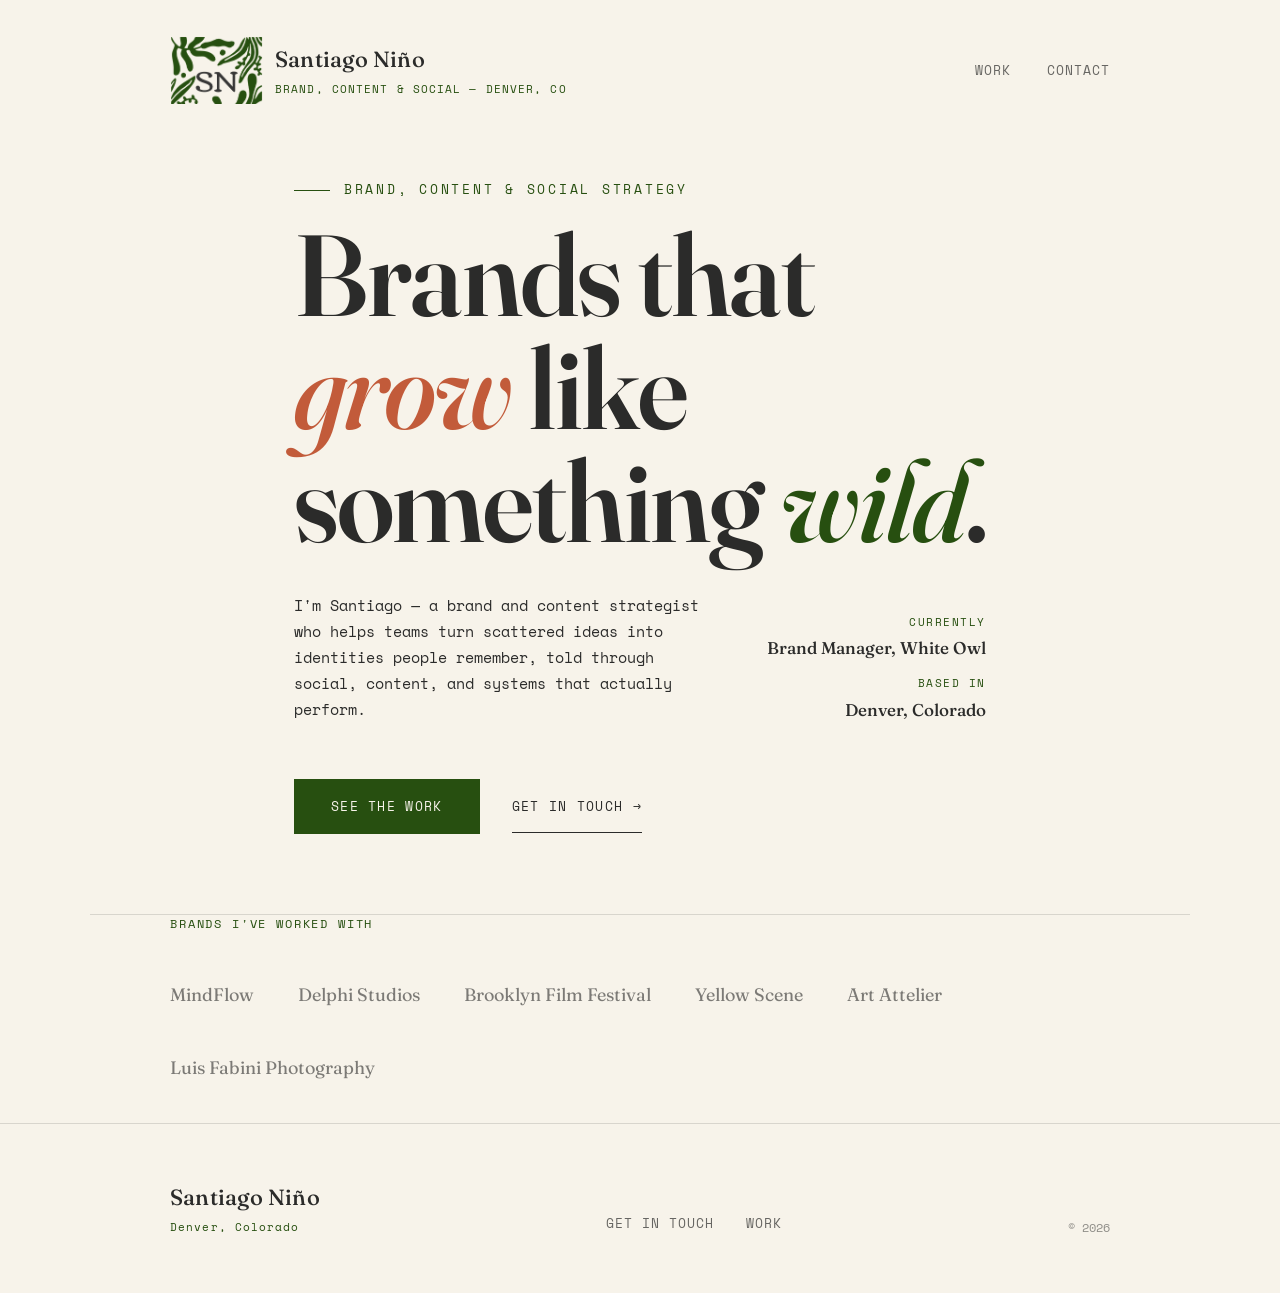
<file: index.html>
<!DOCTYPE html>
<html lang="en">
<head>
<meta charset="UTF-8">
<meta name="viewport" content="width=device-width, initial-scale=1.0">
<title>Santiago Niño — Brand, Content & Social</title>
<meta name="description" content="Santiago Niño is a brand and content strategist based in Denver, Colorado, helping teams turn scattered ideas into identities people remember.">
<link rel="canonical" href="https://ageofdust.github.io/">
<meta property="og:title" content="Santiago Niño — Brand, Content & Social">
<meta property="og:description" content="Santiago Niño is a brand and content strategist based in Denver, Colorado, helping teams turn scattered ideas into identities people remember.">
<meta property="og:type" content="website">
<meta name="twitter:card" content="summary">
<link rel="icon" type="image/png" href="[data-uri]">
<link rel="preconnect" href="https://fonts.googleapis.com">
<link rel="preconnect" href="https://fonts.gstatic.com" crossorigin>
<link href="https://fonts.googleapis.com/css2?family=Fraunces:ital,opsz,wght@0,9..144,300;0,9..144,400;0,9..144,500;0,9..144,600;0,9..144,900;1,9..144,400;1,9..144,500&family=Space+Mono:wght@400;700&display=swap" rel="stylesheet">
<link rel="stylesheet" href="css/styles.css">
</head>
<body data-section="">

<header>
  <div class="wrap nav">
    <a href="index.html" class="brand-link"><img src="[data-uri]" alt="Santiago Niño logo" class="brand-logo"><div class="brand-text"><span class="brand-name">Santiago Niño</span><span class="brand-year">BRAND, CONTENT &amp; SOCIAL — DENVER, CO</span></div></a>
    <nav class="nav-links">
      <a href="work/index.html" data-nav-link="work">Work</a>
      <a href="contact/index.html" data-nav-link="contact">Contact</a>
    </nav>
    <button class="menu-toggle" onclick="toggleMenu()" aria-label="Toggle menu">
      <span></span><span></span>
    </button>
  </div>
  <nav class="mobile-menu" id="mobile-menu">
    <a href="work/index.html" data-nav-link="work">Work</a>
    <a href="contact/index.html" data-nav-link="contact">Contact</a>
  </nav>
</header>

<main>
    <section class="hero">
      <div class="wrap hero-canvas">

        <div class="hero-content">
          <div class="eyebrow">Brand, content &amp; social strategy</div>
          <h1>
            <span class="line">Brands that</span>
            <span class="line"><span class="accent-rust">grow</span> like</span>
            <span class="line">something <span class="accent">wild</span>.</span>
          </h1>

          <div class="hero-sub-row">
            <p class="hero-sub">I'm Santiago — a brand and content strategist who helps teams turn scattered ideas into identities people remember, told through social, content, and systems that actually perform.</p>
            <div class="hero-meta">
              <div class="hero-meta-item">
                <span class="hero-meta-label">Currently</span>
                <span class="hero-meta-value">Brand Manager, White Owl</span>
              </div>
              <div class="hero-meta-item">
                <span class="hero-meta-label">Based in</span>
                <span class="hero-meta-value">Denver, Colorado</span>
              </div>
            </div>
          </div>

          <div class="cta-row">
            <a href="work/index.html" class="btn-primary">See the work</a>
            <a href="contact/index.html" class="btn-outline">Get in touch <span aria-hidden="true">→</span></a>
          </div>
        </div>

      </div>

      <div class="wrap strip">
        <div class="strip-inner">
          <div class="strip-label">Brands I've worked with</div>
          <div class="strip-items">
            <span>MindFlow</span>
            <span>Delphi Studios</span>
            <span>Brooklyn Film Festival</span>
            <span>Yellow Scene</span>
            <span>Art Attelier</span>
            <span>Luis Fabini Photography</span>
          </div>
        </div>
      </div>
    </section>

</main>

<footer>
  <div class="wrap footer-inner">
    <div>
      <div class="brand-name">Santiago Niño</div>
      <span class="brand-year">Denver, Colorado</span>
    </div>
    <div class="footer-links">
      <a href="contact/index.html">Get in Touch</a>
      <a href="work/index.html">Work</a>
    </div>
    <div class="footer-meta">© 2026</div>
  </div>
</footer>

<script src="js/main.js" defer></script>

</body>
</html>
</file>
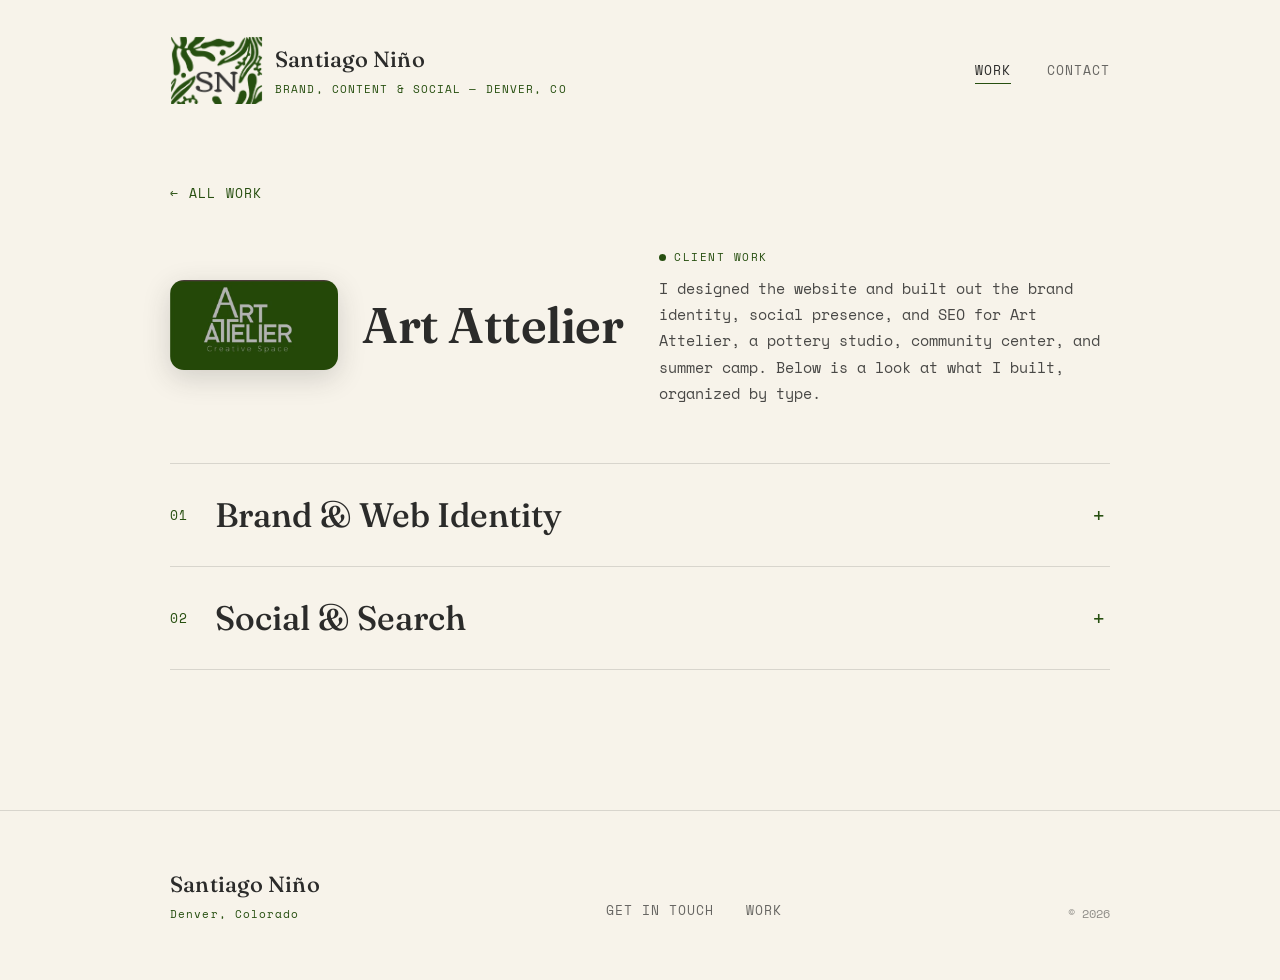
<file: work/art-attelier/index.html>
<!DOCTYPE html>
<html lang="en">
<head>
<meta charset="UTF-8">
<meta name="viewport" content="width=device-width, initial-scale=1.0">
<title>Art Attelier — Santiago Niño</title>
<meta name="description" content="Visual identity and website design for Art Attelier, a pottery studio, community center, and summer camp.">
<link rel="canonical" href="https://ageofdust.github.io/work/art-attelier/">
<meta property="og:title" content="Art Attelier — Santiago Niño">
<meta property="og:description" content="Visual identity and website design for Art Attelier, a pottery studio, community center, and summer camp.">
<meta property="og:type" content="website">
<meta name="twitter:card" content="summary">
<link rel="icon" type="image/png" href="[data-uri]">
<link rel="preconnect" href="https://fonts.googleapis.com">
<link rel="preconnect" href="https://fonts.gstatic.com" crossorigin>
<link href="https://fonts.googleapis.com/css2?family=Fraunces:ital,opsz,wght@0,9..144,300;0,9..144,400;0,9..144,500;0,9..144,600;0,9..144,900;1,9..144,400;1,9..144,500&family=Space+Mono:wght@400;700&display=swap" rel="stylesheet">
<link rel="stylesheet" href="../../css/styles.css">
</head>
<body data-section="work">

<header>
  <div class="wrap nav">
    <a href="../../index.html" class="brand-link"><img src="[data-uri]" alt="Santiago Niño logo" class="brand-logo"><div class="brand-text"><span class="brand-name">Santiago Niño</span><span class="brand-year">BRAND, CONTENT &amp; SOCIAL — DENVER, CO</span></div></a>
    <nav class="nav-links">
      <a href="../../work/index.html" data-nav-link="work" class="is-active">Work</a>
      <a href="../../contact/index.html" data-nav-link="contact">Contact</a>
    </nav>
    <button class="menu-toggle" onclick="toggleMenu()" aria-label="Toggle menu">
      <span></span><span></span>
    </button>
  </div>
  <nav class="mobile-menu" id="mobile-menu">
    <a href="../../work/index.html" data-nav-link="work" class="is-active">Work</a>
    <a href="../../contact/index.html" data-nav-link="contact">Contact</a>
  </nav>
</header>

<main>
<section class="project-header">
      <div class="wrap">
        <a href="../index.html" class="back-link">← All work</a>
        <div class="project-header-row">
          <div class="project-header-top">
            <img src="[data-uri]" alt="Art Attelier logo" class="project-logo project-logo--wide">
            <h1>Art Attelier</h1>
          </div>
          <div class="project-header-text">
            <span class="project-tag">Client work</span>
            <p>I designed the website and built out the brand identity, social presence, and SEO for Art Attelier, a pottery studio, community center, and summer camp. Below is a look at what I built, organized by type.</p>
          </div>
        </div>
      </div>
    </section>

    <section class="accordion-section">
      <div class="wrap">

        <div class="accordion-item">
          <button class="accordion-trigger" onclick="toggleAccordion(this)">
            <span class="accordion-num">01</span>
            <span class="accordion-title">Brand &amp; Web Identity</span>
            <span class="accordion-icon">+</span>
          </button>
          <div class="accordion-panel">
            <div class="accordion-panel-inner">
              <div class="accordion-visual">
                <span class="visual-placeholder">Visual placeholder</span>
              </div>
              <p>Website design and brand identity for Art Attelier — translating their pottery studio and community space into a clean, approachable site and visual system that works across the studio, gallery, events, and summer camp programming.</p>
            </div>
          </div>
        </div>

        <div class="accordion-item">
          <button class="accordion-trigger" onclick="toggleAccordion(this)">
            <span class="accordion-num">02</span>
            <span class="accordion-title">Social &amp; Search</span>
            <span class="accordion-icon">+</span>
          </button>
          <div class="accordion-panel">
            <div class="accordion-panel-inner">
              <div class="accordion-visual">
                <span class="visual-placeholder">Visual placeholder</span>
              </div>
              <p>Social and SEO content goes here — social posts, content calendars, and on-page SEO work.</p>
            </div>
          </div>
        </div>

      </div>
    </section>

</main>

<footer>
  <div class="wrap footer-inner">
    <div>
      <div class="brand-name">Santiago Niño</div>
      <span class="brand-year">Denver, Colorado</span>
    </div>
    <div class="footer-links">
      <a href="../../contact/index.html">Get in Touch</a>
      <a href="../../work/index.html">Work</a>
    </div>
    <div class="footer-meta">© 2026</div>
  </div>
</footer>

<script src="../../js/main.js" defer></script>

</body>
</html>
</file>
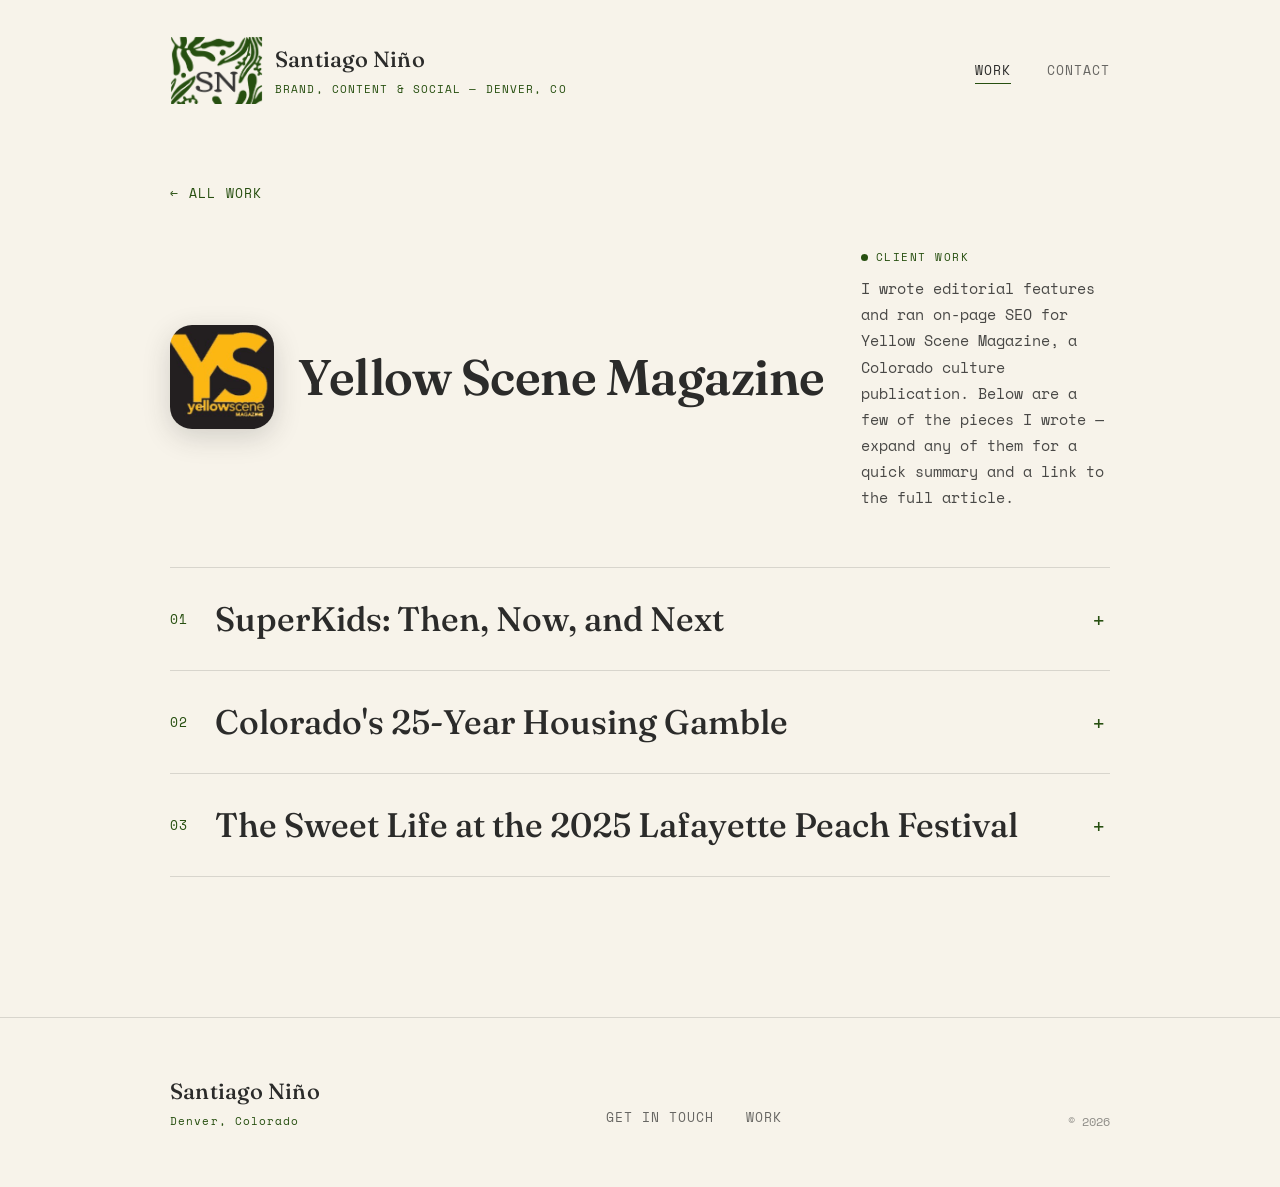
<file: work/yellow-scene/index.html>
<!DOCTYPE html>
<html lang="en">
<head>
<meta charset="UTF-8">
<meta name="viewport" content="width=device-width, initial-scale=1.0">
<title>Yellow Scene Magazine — Santiago Niño</title>
<meta name="description" content="Editorial writing and on-page SEO for Yellow Scene Magazine, a Colorado culture publication.">
<link rel="canonical" href="https://ageofdust.github.io/work/yellow-scene/">
<meta property="og:title" content="Yellow Scene Magazine — Santiago Niño">
<meta property="og:description" content="Editorial writing and on-page SEO for Yellow Scene Magazine, a Colorado culture publication.">
<meta property="og:type" content="website">
<meta name="twitter:card" content="summary">
<link rel="icon" type="image/png" href="[data-uri]">
<link rel="preconnect" href="https://fonts.googleapis.com">
<link rel="preconnect" href="https://fonts.gstatic.com" crossorigin>
<link href="https://fonts.googleapis.com/css2?family=Fraunces:ital,opsz,wght@0,9..144,300;0,9..144,400;0,9..144,500;0,9..144,600;0,9..144,900;1,9..144,400;1,9..144,500&family=Space+Mono:wght@400;700&display=swap" rel="stylesheet">
<link rel="stylesheet" href="../../css/styles.css">
</head>
<body data-section="work">

<header>
  <div class="wrap nav">
    <a href="../../index.html" class="brand-link"><img src="[data-uri]" alt="Santiago Niño logo" class="brand-logo"><div class="brand-text"><span class="brand-name">Santiago Niño</span><span class="brand-year">BRAND, CONTENT &amp; SOCIAL — DENVER, CO</span></div></a>
    <nav class="nav-links">
      <a href="../../work/index.html" data-nav-link="work" class="is-active">Work</a>
      <a href="../../contact/index.html" data-nav-link="contact">Contact</a>
    </nav>
    <button class="menu-toggle" onclick="toggleMenu()" aria-label="Toggle menu">
      <span></span><span></span>
    </button>
  </div>
  <nav class="mobile-menu" id="mobile-menu">
    <a href="../../work/index.html" data-nav-link="work" class="is-active">Work</a>
    <a href="../../contact/index.html" data-nav-link="contact">Contact</a>
  </nav>
</header>

<main>
<section class="project-header">
      <div class="wrap">
        <a href="../index.html" class="back-link">← All work</a>
        <div class="project-header-row">
          <div class="project-header-top">
            <img src="[data-uri]" alt="Yellow Scene Magazine logo" class="project-logo">
            <h1>Yellow Scene Magazine</h1>
          </div>
          <div class="project-header-text">
            <span class="project-tag">Client work</span>
            <p>I wrote editorial features and ran on-page SEO for Yellow Scene Magazine, a Colorado culture publication. Below are a few of the pieces I wrote — expand any of them for a quick summary and a link to the full article.</p>
          </div>
        </div>
      </div>
    </section>

    <section class="accordion-section">
      <div class="wrap">

        <div class="accordion-item">
          <button class="accordion-trigger" onclick="toggleAccordion(this)">
            <span class="accordion-num">01</span>
            <span class="accordion-title">SuperKids: Then, Now, and Next</span>
            <span class="accordion-icon">+</span>
          </button>
          <div class="accordion-panel">
            <div class="accordion-panel-inner">
              <p>A revisit of the Falborn brothers a decade after their original "SuperKids" photo shoot on a west Longmont farm, tracking how four siblings who once spent their days chasing frogs and raising sheep grew into very different adult lives and callings. The piece pairs new interviews with a recreated photo shoot from the original photographer.</p>
              <a href="https://yellowscene.com/2025/03/26/superkids-then-now-and-next/" target="_blank" class="article-link">Read the full article <span aria-hidden="true">→</span></a>
            </div>
          </div>
        </div>

        <div class="accordion-item">
          <button class="accordion-trigger" onclick="toggleAccordion(this)">
            <span class="accordion-num">02</span>
            <span class="accordion-title">Colorado's 25-Year Housing Gamble</span>
            <span class="accordion-icon">+</span>
          </button>
          <div class="accordion-panel">
            <div class="accordion-panel-inner">
              <p>A look at how Erie, Colorado transformed from a small farming town into one of the fastest-growing towns on the Front Range, as families priced out of Boulder and Denver moved in and developers built out mile after mile of new housing. The piece traces the tradeoffs of that growth over the past two and a half decades.</p>
              <a href="https://yellowscene.com/2025/04/27/colorados-25-year-housing-gamble/" target="_blank" class="article-link">Read the full article <span aria-hidden="true">→</span></a>
            </div>
          </div>
        </div>

        <div class="accordion-item">
          <button class="accordion-trigger" onclick="toggleAccordion(this)">
            <span class="accordion-num">03</span>
            <span class="accordion-title">The Sweet Life at the 2025 Lafayette Peach Festival</span>
            <span class="accordion-icon">+</span>
          </button>
          <div class="accordion-panel">
            <div class="accordion-panel-inner">
              <p>A dispatch from the Lafayette Peach Festival, where six blocks of downtown filled with vendors, live music, and fair food for one of the biggest local festivals of the year. The piece captures the scale and feel of the event, from the peach vendors to the sprawl of craft and food booths.</p>
              <a href="https://yellowscene.com/2025/08/25/sweet-life-lafayette-2025-peach-festival/" target="_blank" class="article-link">Read the full article <span aria-hidden="true">→</span></a>
            </div>
          </div>
        </div>

      </div>
    </section>

</main>

<footer>
  <div class="wrap footer-inner">
    <div>
      <div class="brand-name">Santiago Niño</div>
      <span class="brand-year">Denver, Colorado</span>
    </div>
    <div class="footer-links">
      <a href="../../contact/index.html">Get in Touch</a>
      <a href="../../work/index.html">Work</a>
    </div>
    <div class="footer-meta">© 2026</div>
  </div>
</footer>

<script src="../../js/main.js" defer></script>

</body>
</html>
</file>
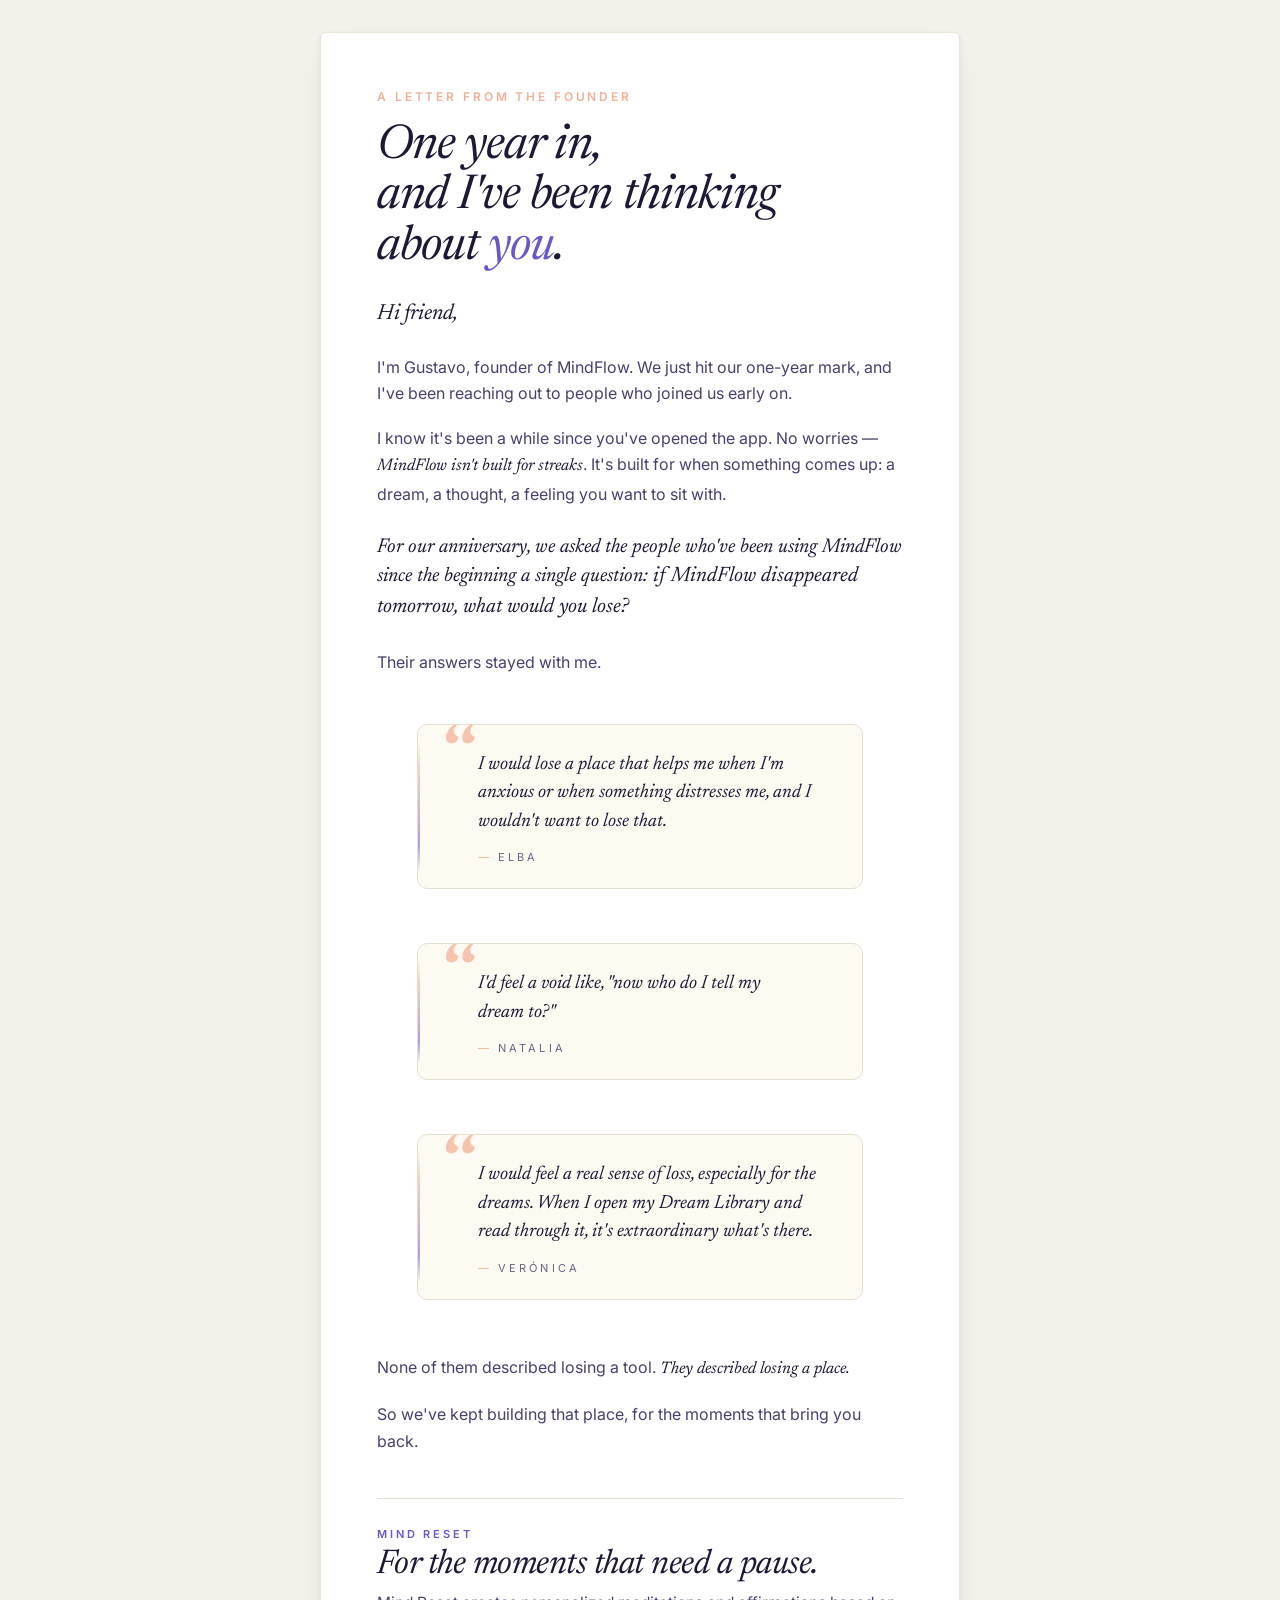
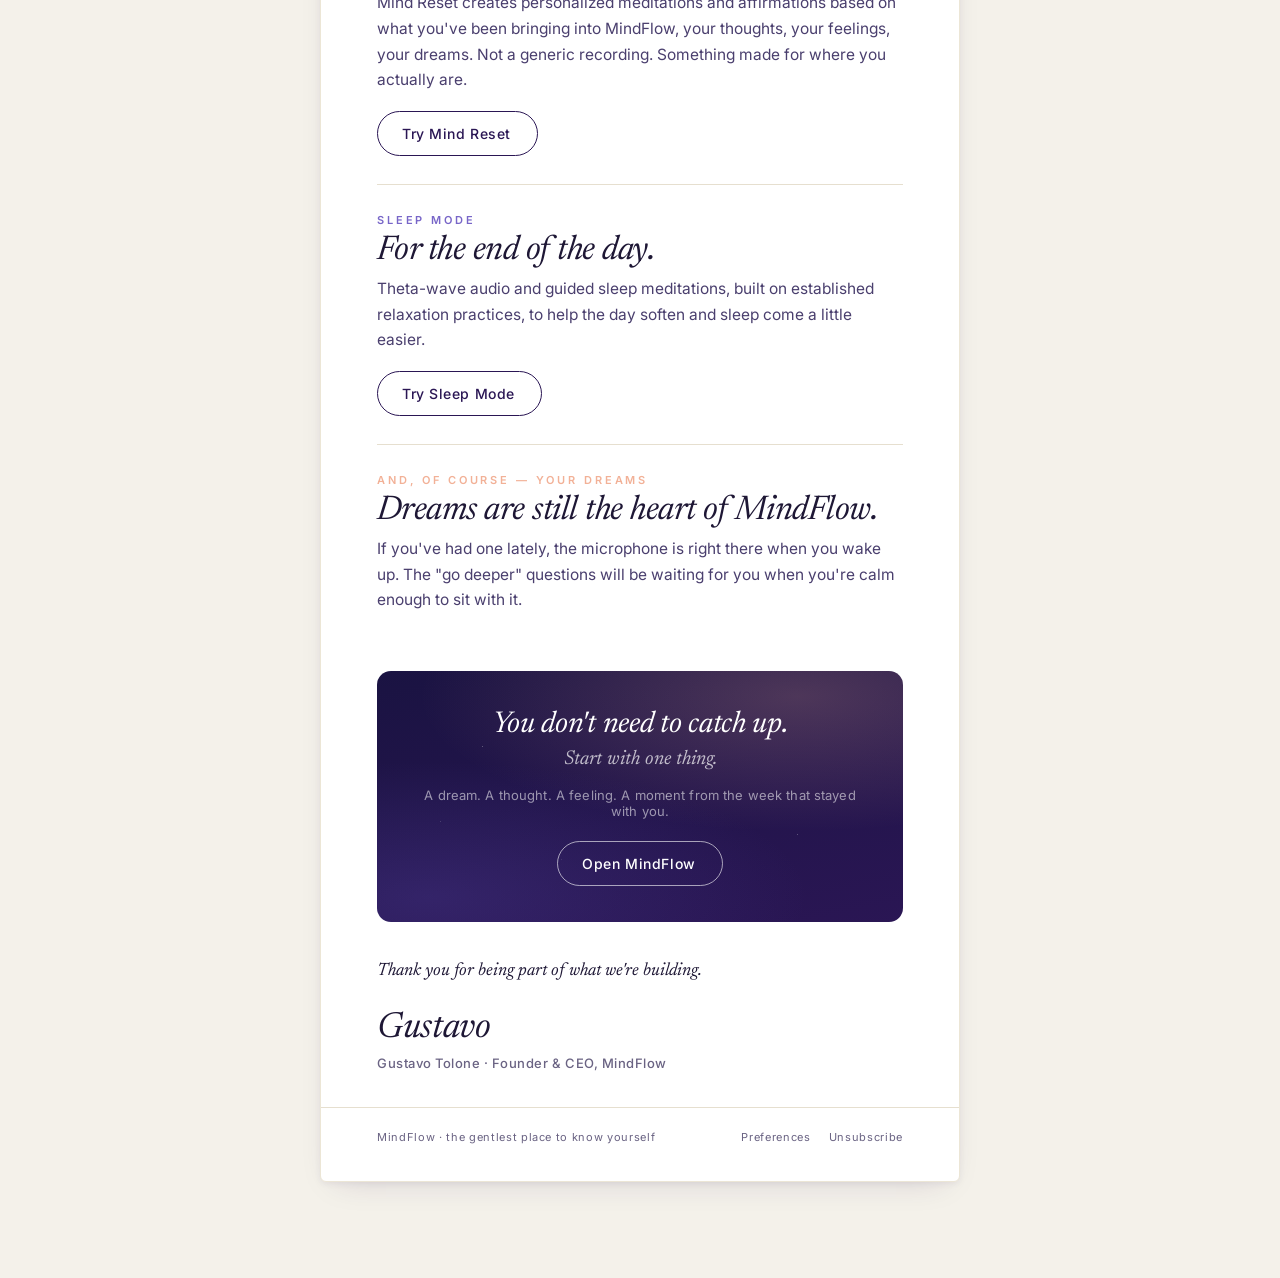
<file: work/mindflow/emails/anniversary.html>
<!DOCTYPE html>
<html lang="en"><head>

<meta charset="utf-8">
<title>MindFlow · One year in</title>
<meta name="viewport" content="width=device-width, initial-scale=1">
<link rel="preconnect" href="https://fonts.googleapis.com">
<link rel="preconnect" href="https://fonts.gstatic.com" crossorigin="">

<style>
  :root {
    --paper: #f0eee9;
    --card: #fbf8f2;
    --card-edge: #ebe5d6;
    --ink: #1e1735;
    --ink-soft: #4a3f6e;
    --ink-dim: #6a6383;
    --rule: #e6dfcf;
    --lavender: #6B57C8;
    --lavender-soft: #7866C8;
    --peach: #F2B197;
    --gold: #c79a5b;
    --dream: #2a1654;
  }
  html, body {
    margin: 0; padding: 0; background: var(--paper);
    font-family: 'Inter', -apple-system, BlinkMacSystemFont, 'Segoe UI', system-ui, Arial, sans-serif;
    color: var(--ink);
    -webkit-font-smoothing: antialiased;
  }
  .viewer {
    min-height: 100vh;
    padding: 56px 24px 96px;
    display: flex;
    justify-content: center;
  }
  .envelope {
    width: 100%;
    max-width: 640px;
  }

  /* ── client chrome (subject + from line) ──────────────────────────── */
  .meta {
    display: flex;
    align-items: center;
    gap: 14px;
    padding: 0 6px 22px;
    color: var(--ink-dim);
    font-size: 13px;
    letter-spacing: 0.02em;
  }
  .meta .from {
    display: flex; align-items: center; gap: 10px;
    color: var(--ink);
  }
  .avatar {
    width: 30px; height: 30px; border-radius: 999px;
    background: linear-gradient(150deg, #2a1654 0%, #6B57C8 100%);
    color: #fff;
    display: grid; place-items: center;
    font-family: 'Newsreader', Georgia, 'Times New Roman', serif;
    font-style: italic;
    font-size: 16px;
    font-weight: 500;
  }
  .meta .dot { width: 3px; height: 3px; border-radius: 999px; background: var(--ink-dim); opacity: 0.5; }
  .meta .subject {
    flex: 1;
    text-align: right;
    font-family: 'Newsreader', Georgia, 'Times New Roman', serif;
    font-style: italic;
    font-size: 15px;
    color: var(--ink-soft);
  }

  /* ── the card ─────────────────────────────────────────────────────── */
  .card {
    background: var(--card);
    border: 1px solid var(--card-edge);
    border-radius: 6px;
    box-shadow:
      0 1px 0 rgba(255,255,255,0.6) inset,
      0 12px 32px -16px rgba(42, 22, 84, 0.18),
      0 2px 6px rgba(42, 22, 84, 0.06);
    overflow: hidden;
  }

  /* masthead */
  .masthead {
    padding: 40px 56px 0;
    display: flex;
    align-items: center;
    justify-content: space-between;
    gap: 16px;
  }
  .wordmark {
    display: flex; align-items: center; gap: 12px;
    color: var(--ink);
  }
  .wordmark .name {
    font-family: 'Newsreader', Georgia, 'Times New Roman', serif;
    font-style: italic;
    font-size: 26px;
    font-weight: 500;
    letter-spacing: -0.01em;
  }
  .anniversary {
    font-family: 'Inter', -apple-system, BlinkMacSystemFont, 'Segoe UI', Arial, sans-serif;
    font-size: 11px;
    font-weight: 500;
    letter-spacing: 0.22em;
    text-transform: uppercase;
    color: var(--ink-dim);
    padding: 7px 12px;
    border: 1px solid var(--rule);
    border-radius: 999px;
    background: rgba(255,255,255,0.5);
  }

  .hairline {
    height: 1px;
    background: linear-gradient(to right, transparent, var(--rule) 20%, var(--rule) 80%, transparent);
    margin: 36px 56px 0;
  }

  /* opening heading */
  .opening {
    padding: 44px 56px 8px;
  }
  .opening h1 {
    margin: 0;
    font-family: 'Newsreader', Georgia, 'Times New Roman', serif;
    font-style: italic;
    font-weight: 400;
    font-size: 48px;
    line-height: 1.05;
    letter-spacing: -0.02em;
    color: var(--ink);
    text-wrap: pretty;
  }
  .opening .one {
    color: var(--lavender);
  }
  .opening .small-eyebrow {
    font-family: 'Inter', -apple-system, BlinkMacSystemFont, 'Segoe UI', Arial, sans-serif;
    font-style: normal;
    font-size: 12px;
    font-weight: 600;
    letter-spacing: 0.24em;
    text-transform: uppercase;
    color: var(--peach);
    margin-bottom: 18px;
  }

  /* body copy */
  .body {
    padding: 18px 56px 0;
    font-size: 16px;
    line-height: 1.65;
    color: var(--ink-soft);
  }
  .body p { margin: 0 0 18px; }
  .body p.greeting {
    font-family: 'Newsreader', Georgia, 'Times New Roman', serif;
    font-style: italic;
    font-size: 22px;
    line-height: 1.4;
    color: var(--ink);
    margin-bottom: 24px;
  }
  .body p.pause {
    font-family: 'Newsreader', Georgia, 'Times New Roman', serif;
    font-style: italic;
    font-size: 20px;
    line-height: 1.45;
    color: var(--ink);
    margin: 26px 0;
  }
  .body em.soft {
    font-family: 'Newsreader', Georgia, 'Times New Roman', serif;
    font-style: italic;
    color: var(--ink);
    font-size: 1.05em;
  }

  /* quote block */
  .quotes {
    padding: 14px 56px 8px;
    display: flex;
    flex-direction: column;
    gap: 22px;
  }
  .quote {
    position: relative;
    background: #fdfaf2;
    border: 1px solid var(--rule);
    border-radius: 10px;
    padding: 26px 30px 24px 60px;
    overflow: hidden;
  }
  .quote::before {
    content: "\201C";
    position: absolute;
    top: -8px;
    left: 16px;
    font-family: 'Newsreader', Georgia, 'Times New Roman', serif;
    font-style: italic;
    font-size: 96px;
    line-height: 1;
    color: var(--peach);
    opacity: 0.75;
  }
  .quote::after {
    content: "";
    position: absolute;
    left: 0; top: 16px; bottom: 16px;
    width: 2px;
    background: linear-gradient(to bottom, transparent, var(--peach) 20%, var(--lavender) 80%, transparent);
    opacity: 0.55;
  }
  .quote p {
    margin: 0;
    font-family: 'Newsreader', Georgia, 'Times New Roman', serif;
    font-style: italic;
    font-size: 19px;
    line-height: 1.5;
    color: var(--ink);
    text-wrap: pretty;
  }
  .quote .who {
    margin-top: 14px;
    font-family: 'Inter', -apple-system, BlinkMacSystemFont, 'Segoe UI', Arial, sans-serif;
    font-style: normal;
    font-size: 11px;
    letter-spacing: 0.28em;
    text-transform: uppercase;
    color: var(--ink-dim);
  }
  .quote .who::before {
    content: "— ";
    color: var(--peach);
  }

  /* feature blocks */
  .features {
    padding: 12px 56px 0;
    display: flex;
    flex-direction: column;
    gap: 28px;
    margin-top: 32px;
  }
  .feature {
    padding-top: 28px;
    border-top: 1px solid var(--rule);
  }
  .feature .eyebrow {
    display: flex; align-items: center; gap: 10px;
    font-family: 'Inter', -apple-system, BlinkMacSystemFont, 'Segoe UI', Arial, sans-serif;
    font-size: 11px;
    font-weight: 600;
    letter-spacing: 0.26em;
    text-transform: uppercase;
    color: var(--lavender);
    margin-bottom: 6px;
  }
  .feature .eyebrow .pip {
    width: 6px; height: 6px; border-radius: 999px;
    background: var(--lavender);
  }
  .feature h2 {
    margin: 0 0 6px;
    font-family: 'Newsreader', Georgia, 'Times New Roman', serif;
    font-style: italic;
    font-weight: 400;
    font-size: 34px;
    line-height: 1.1;
    letter-spacing: -0.015em;
    color: var(--ink);
  }
  .feature .when {
    font-family: 'Newsreader', Georgia, 'Times New Roman', serif;
    font-style: italic;
    font-size: 17px;
    color: var(--ink-soft);
    margin-bottom: 14px;
  }
  .feature p {
    margin: 0 0 18px;
    font-size: 15.5px;
    line-height: 1.65;
    color: var(--ink-soft);
  }

  /* dream variant */
  .feature.dreams .eyebrow { color: var(--peach); }
  .feature.dreams .eyebrow .pip { background: var(--peach); }

  /* sleep variant */
  .feature.sleep .eyebrow { color: var(--lavender-soft); }

  /* buttons */
  .btn {
    display: inline-flex;
    align-items: center;
    gap: 12px;
    padding: 13px 22px 13px 24px;
    background: var(--dream);
    color: #fff;
    border: none;
    border-radius: 999px;
    font-family: 'Inter', -apple-system, BlinkMacSystemFont, 'Segoe UI', Arial, sans-serif;
    font-size: 14px;
    font-weight: 500;
    letter-spacing: 0.04em;
    cursor: pointer;
    text-decoration: none;
    box-shadow:
      0 1px 0 rgba(255,255,255,0.18) inset,
      0 8px 20px -10px rgba(42, 22, 84, 0.55),
      0 2px 4px rgba(42, 22, 84, 0.15);
    transition: transform 0.18s ease, box-shadow 0.18s ease, background 0.18s ease;
  }
  .btn:hover {
    transform: translateY(-1px);
    background: #1e0f3f;
    box-shadow:
      0 1px 0 rgba(255,255,255,0.22) inset,
      0 14px 28px -12px rgba(42, 22, 84, 0.65),
      0 2px 6px rgba(42, 22, 84, 0.2);
  }
  .btn:active { transform: translateY(0); }
  .btn .arrow {
    display: inline-grid; place-items: center;
    width: 22px; height: 22px;
    border-radius: 999px;
    background: rgba(255,255,255,0.14);
    transition: transform 0.22s ease, background 0.22s ease;
  }
  .btn:hover .arrow {
    background: var(--peach);
    color: var(--dream);
    transform: translateX(3px);
  }
  .btn .arrow svg { display: block; }

  /* the big closing CTA */
  .closer {
    margin: 40px 56px 0;
    padding: 36px 36px 36px;
    background:
      radial-gradient(120% 90% at 80% 10%, rgba(242,177,151,0.22), transparent 60%),
      radial-gradient(120% 90% at 10% 90%, rgba(107,87,200,0.22), transparent 60%),
      linear-gradient(168deg, #1a1342 0%, #2a1654 100%);
    color: #fff;
    border-radius: 14px;
    text-align: center;
    position: relative;
    overflow: hidden;
  }
  .closer::before {
    /* faint starfield */
    content: "";
    position: absolute; inset: 0;
    background-image:
      radial-gradient(1px 1px at 20% 30%, rgba(255,255,255,0.7), transparent 60%),
      radial-gradient(1px 1px at 70% 20%, rgba(255,255,255,0.55), transparent 60%),
      radial-gradient(1.2px 1.2px at 80% 65%, rgba(255,255,255,0.7), transparent 60%),
      radial-gradient(1px 1px at 35% 75%, rgba(255,255,255,0.5), transparent 60%),
      radial-gradient(1px 1px at 55% 50%, rgba(255,255,255,0.55), transparent 60%),
      radial-gradient(1px 1px at 12% 60%, rgba(255,255,255,0.45), transparent 60%);
    pointer-events: none;
  }
  .closer > * { position: relative; }
  .closer .lede {
    font-family: 'Newsreader', Georgia, 'Times New Roman', serif;
    font-style: italic;
    font-size: 30px;
    line-height: 1.2;
    margin: 0 0 6px;
    letter-spacing: -0.01em;
  }
  .closer .sub {
    font-family: 'Newsreader', Georgia, 'Times New Roman', serif;
    font-style: italic;
    font-size: 20px;
    color: rgba(255,255,255,0.7);
    margin: 0 0 18px;
  }
  .closer .little {
    font-family: 'Inter', -apple-system, BlinkMacSystemFont, 'Segoe UI', Arial, sans-serif;
    font-size: 13px;
    color: rgba(255,255,255,0.55);
    margin: 0 0 22px;
    letter-spacing: 0.01em;
  }
  .closer .btn {
    background: #fff;
    color: var(--dream);
    box-shadow:
      0 1px 0 rgba(255,255,255,0.6) inset,
      0 14px 32px -12px rgba(0,0,0,0.45);
  }
  .closer .btn:hover { background: var(--peach); color: var(--dream); }
  .closer .btn .arrow {
    background: rgba(42,22,84,0.1);
    color: var(--dream);
  }
  .closer .btn:hover .arrow {
    background: var(--dream);
    color: #fff;
  }

  /* signature */
  .signature {
    padding: 36px 56px 8px;
    color: var(--ink-soft);
  }
  .signature .thanks {
    font-family: 'Newsreader', Georgia, 'Times New Roman', serif;
    font-style: italic;
    font-size: 18px;
    color: var(--ink);
    margin: 0 0 26px;
    line-height: 1.5;
  }
  .signature .sign-off {
    font-family: 'Newsreader', Georgia, 'Times New Roman', serif;
    font-style: italic;
    font-size: 36px;
    color: var(--ink);
    line-height: 1;
    margin: 0 0 8px;
    letter-spacing: -0.01em;
  }
  .signature .role {
    font-family: 'Inter', -apple-system, BlinkMacSystemFont, 'Segoe UI', Arial, sans-serif;
    font-size: 13px;
    font-weight: 500;
    letter-spacing: 0.04em;
    color: var(--ink-dim);
  }

  /* footer */
  .footer {
    margin-top: 28px;
    padding: 22px 56px 36px;
    border-top: 1px solid var(--rule);
    display: flex;
    align-items: center;
    justify-content: space-between;
    gap: 16px;
    font-family: 'Inter', -apple-system, BlinkMacSystemFont, 'Segoe UI', Arial, sans-serif;
    font-size: 11px;
    letter-spacing: 0.06em;
    color: var(--ink-dim);
  }
  .footer .left { display: flex; align-items: center; gap: 10px; }
  .footer a {
    color: var(--ink-dim);
    text-decoration: none;
    border-bottom: 1px solid transparent;
  }
  .footer a:hover { border-bottom-color: var(--ink-dim); }
  .footer .links { display: flex; gap: 18px; }

  /* mini sub-footer outside card */
  .post {
    margin-top: 18px;
    text-align: center;
    font-size: 11px;
    color: var(--ink-dim);
    letter-spacing: 0.04em;
    line-height: 1.6;
  }

  /* ── tweakable state (applied via body[data-*]) ─────────────────── */
  body[data-chrome="off"] .meta { display: none; }
  body[data-chrome="off"] .viewer { padding-top: 32px; }
  body[data-chrome="off"] .post { display: none; }

  body[data-icons="off"] .masthead { display: none; }
  body[data-icons="off"] .hairline { display: none; }
  body[data-icons="off"] .opening { padding-top: 56px; }
  body[data-icons="off"] .footer svg { display: none; }
  body[data-icons="off"] .avatar { display: none; }
  body[data-icons="off"] .btn .arrow { display: none; }
  body[data-icons="off"] .btn { gap: 0; padding-right: 26px; }
  body[data-icons="off"] .feature .eyebrow .pip { display: none; }

  /* paper tones */
  body[data-paper="white"] { --paper: #f4f1ea; --card: #ffffff; --card-edge: #ece6d6; }
  body[data-paper="warm"]  { --paper: #efe6d3; --card: #fbf5e6; --card-edge: #e4d8bd; }
  body[data-paper="dusk"]  { --paper: #d9d3e2; --card: #efeaf5; --card-edge: #d6cce4; }

  /* accent palette */
  body[data-accent="peach"]    { --lavender: #d97a52; --lavender-soft: #e89a78; --peach: #F2B197; --dream: #5a2a1e; }
  body[data-accent="forest"]   { --lavender: #4a7a55; --lavender-soft: #6a9c75; --peach: #c7a76b; --dream: #1f3a26; }
  body[data-accent="midnight"] { --lavender: #5a6ec8; --lavender-soft: #7a8edf; --peach: #c6baff; --dream: #0a0728; }

  /* button style variants */
  body[data-button="outline"] .btn {
    background: transparent !important;
    color: var(--dream) !important;
    border: 1.5px solid var(--dream);
    box-shadow: none !important;
  }
  body[data-button="outline"] .closer .btn {
    color: #fff !important;
    border-color: rgba(255,255,255,0.6);
  }
  body[data-button="outline"] .btn .arrow { background: rgba(0,0,0,0.06); color: var(--dream); }
  body[data-button="outline"] .closer .btn .arrow { background: rgba(255,255,255,0.2); color: #fff; }

  body[data-button="text"] .btn {
    background: transparent !important;
    color: var(--dream) !important;
    padding: 6px 0 !important;
    box-shadow: none !important;
    border-radius: 0 !important;
    border-bottom: 1.5px solid var(--dream);
  }
  body[data-button="text"] .closer .btn { color: #fff !important; border-color: rgba(255,255,255,0.7); }
  body[data-button="text"] .btn .arrow { background: transparent; color: inherit; }

  @media (max-width: 600px) {
    .viewer { padding: 24px 12px 60px; }
    .masthead, .opening, .body, .quotes, .features, .signature, .footer { padding-left: 28px; padding-right: 28px; }
    .closer { margin-left: 28px; margin-right: 28px; padding: 28px 22px; }
    .hairline { margin-left: 28px; margin-right: 28px; }
    .opening h1 { font-size: 38px; }
    .feature h2 { font-size: 28px; }
    .closer .lede { font-size: 24px; }
    .quote { padding: 24px 22px 22px 50px; }
    .quote p { font-size: 17px; }
    .meta { flex-wrap: wrap; }
    .meta .subject { text-align: left; width: 100%; }
  }
</style>
  <link rel="stylesheet" href="https://fonts.googleapis.com/css2?family=Inter:wght@400;500;600;700&family=Instrument+Serif:ital@0;1&family=Newsreader:ital,opt@0,400;1,400&display=swap">
</head>
<body data-chrome="off" data-icons="off" data-paper="white" data-accent="lavender" data-button="outline">

<div class="viewer">
  <div class="envelope">

    <!-- email client chrome -->
    <div class="meta">
      <div class="from">
        <div class="avatar">G</div>
        <span>Gustavo · MindFlow</span>
      </div>
      <span class="dot"></span>
      <span>to you</span>
      <span class="subject">One year in — a few things you should hear</span>
    </div>

    <!-- the email itself -->
    <article class="card">

      <!-- masthead -->
      <header class="masthead">
        <div class="wordmark">
          <svg width="32" height="32" viewBox="0 0 40 40" aria-hidden="true">
            <defs>
              <radialGradient id="lg-glow" cx="0.5" cy="0.4" r="0.5">
                <stop offset="0" stop-color="#C6BAFF"></stop>
                <stop offset="1" stop-color="#6B57C8"></stop>
              </radialGradient>
            </defs>
            <circle cx="20" cy="20" r="18" fill="none" stroke="#1e1735" stroke-width="1.5" opacity="0.5"></circle>
            <path d="M 20 4 a 16 16 0 1 0 12 26 a 12 12 0 1 1 -12 -26 z" fill="#1e1735"></path>
            <circle cx="26" cy="14" r="2.5" fill="url(#lg-glow)"></circle>
          </svg>
          <span class="name" style=""><br></span>
        </div>
        <span class="anniversary" style=""><br></span>
      </header>

      <div class="hairline"></div>

      <!-- opening -->
      <section class="opening">
        <div class="small-eyebrow">A letter from the founder</div>
        <h1>One year in, <br>and I've been thinking about <span class="one">you</span>.</h1>
      </section>

      <!-- body intro -->
      <section class="body">
        <p class="greeting">Hi friend,</p>

        <p>I'm Gustavo, founder of MindFlow. We just hit our one-year mark, and I've been reaching out to people who joined us early on.</p>

        <p>I know it's been a while since you've opened the app. No worries — <em class="soft">MindFlow isn't built for streaks</em>. It's built for when something comes up: a dream, a thought, a feeling you want to sit with.</p>

        <p class="pause">For our anniversary, we asked the people who've been using MindFlow since the beginning a single question: <em class="soft">if MindFlow disappeared tomorrow, what would you lose?</em></p>

        <p>Their answers stayed with me.</p>
      </section>

      <!-- quotes -->
      <section class="quotes">
        <figure class="quote">
          <p>I would lose a place that helps me when I'm anxious or when something distresses me, and I wouldn't want to lose that.</p>
          <figcaption class="who">Elba</figcaption>
        </figure>

        <figure class="quote">
          <p>I'd feel a void like, "now who do I tell my dream to?"</p>
          <figcaption class="who">Natalia</figcaption>
        </figure>

        <figure class="quote">
          <p>I would feel a real sense of loss, especially for the dreams. When I open my Dream Library and read through it, it's extraordinary what's there.</p>
          <figcaption class="who">Verónica</figcaption>
        </figure>
      </section>

      <!-- reflection -->
      <section class="body" style="padding-top: 30px;">
        <p>None of them described losing a tool. <em class="soft">They described losing a place.</em></p>
        <p>So we've kept building that place, for the moments that bring you back.</p>
      </section>

      <!-- features -->
      <section class="features">

        <div class="feature">
          <div class="eyebrow" style=""><span class="pip"></span>Mind Reset</div>
          <h2>For the moments that need a pause.</h2>
          <p style="">Mind Reset creates personalized meditations and affirmations based on what you've been bringing into MindFlow, your thoughts, your feelings, your dreams. Not a generic recording. Something made for where you actually are.</p>
          <a class="btn" href="#mindreset" style="">
            Try Mind Reset
            <span class="arrow">
              <svg width="12" height="12" viewBox="0 0 12 12" fill="none">
                <path d="M2 6h7M6 3l3 3-3 3" stroke="currentColor" stroke-width="1.6" stroke-linecap="round" stroke-linejoin="round"></path>
              </svg>
            </span>
          </a>
        </div>

        <div class="feature sleep">
          <div class="eyebrow"><span class="pip"></span>Sleep Mode</div>
          <h2>For the end of the day.</h2>
          <p>Theta-wave audio and guided sleep meditations, built on established relaxation practices, to help the day soften and sleep come a little easier.</p>
          <a class="btn" href="#sleep">
            Try Sleep Mode
            <span class="arrow">
              <svg width="12" height="12" viewBox="0 0 12 12" fill="none">
                <path d="M2 6h7M6 3l3 3-3 3" stroke="currentColor" stroke-width="1.6" stroke-linecap="round" stroke-linejoin="round"></path>
              </svg>
            </span>
          </a>
        </div>

        <div class="feature dreams">
          <div class="eyebrow"><span class="pip"></span>And, of course — your dreams</div>
          <h2>Dreams are still the heart of MindFlow.</h2>
          <p>If you've had one lately, the microphone is right there when you wake up. The "go deeper" questions will be waiting for you when you're calm enough to sit with it.</p>
        </div>

      </section>

      <!-- closing CTA card -->
      <section class="closer">
        <p class="lede">You don't need to catch up.</p>
        <p class="sub">Start with one thing.</p>
        <p class="little">A dream. A thought. A feeling. A moment from the week that stayed with you.</p>
        <a class="btn" href="#open">
          Open MindFlow
          <span class="arrow">
            <svg width="12" height="12" viewBox="0 0 12 12" fill="none">
              <path d="M2 6h7M6 3l3 3-3 3" stroke="currentColor" stroke-width="1.6" stroke-linecap="round" stroke-linejoin="round"></path>
            </svg>
          </span>
        </a>
      </section>

      <!-- signature -->
      <section class="signature">
        <p class="thanks">Thank you for being part of what we're building.</p>
        <div class="sign-off">Gustavo</div>
        <div class="role">Gustavo Tolone · Founder &amp; CEO, MindFlow</div>
      </section>

      <!-- footer -->
      <footer class="footer">
        <div class="left">
          <svg width="14" height="14" viewBox="0 0 40 40" aria-hidden="true">
            <circle cx="20" cy="20" r="18" fill="none" stroke="#6a6383" stroke-width="2" opacity="0.5"></circle>
            <path d="M 20 4 a 16 16 0 1 0 12 26 a 12 12 0 1 1 -12 -26 z" fill="#6a6383"></path>
          </svg>
          <span>MindFlow · the gentlest place to know yourself</span>
        </div>
        <div class="links">
          <a href="#prefs">Preferences</a>
          <a href="#unsub">Unsubscribe</a>
        </div>
      </footer>

    </article>

    <p class="post">
      You're receiving this because you joined MindFlow in the first year.<br>
      MindFlow · Sent with care.
    </p>

  </div>
</div>

</body></html>
</file>
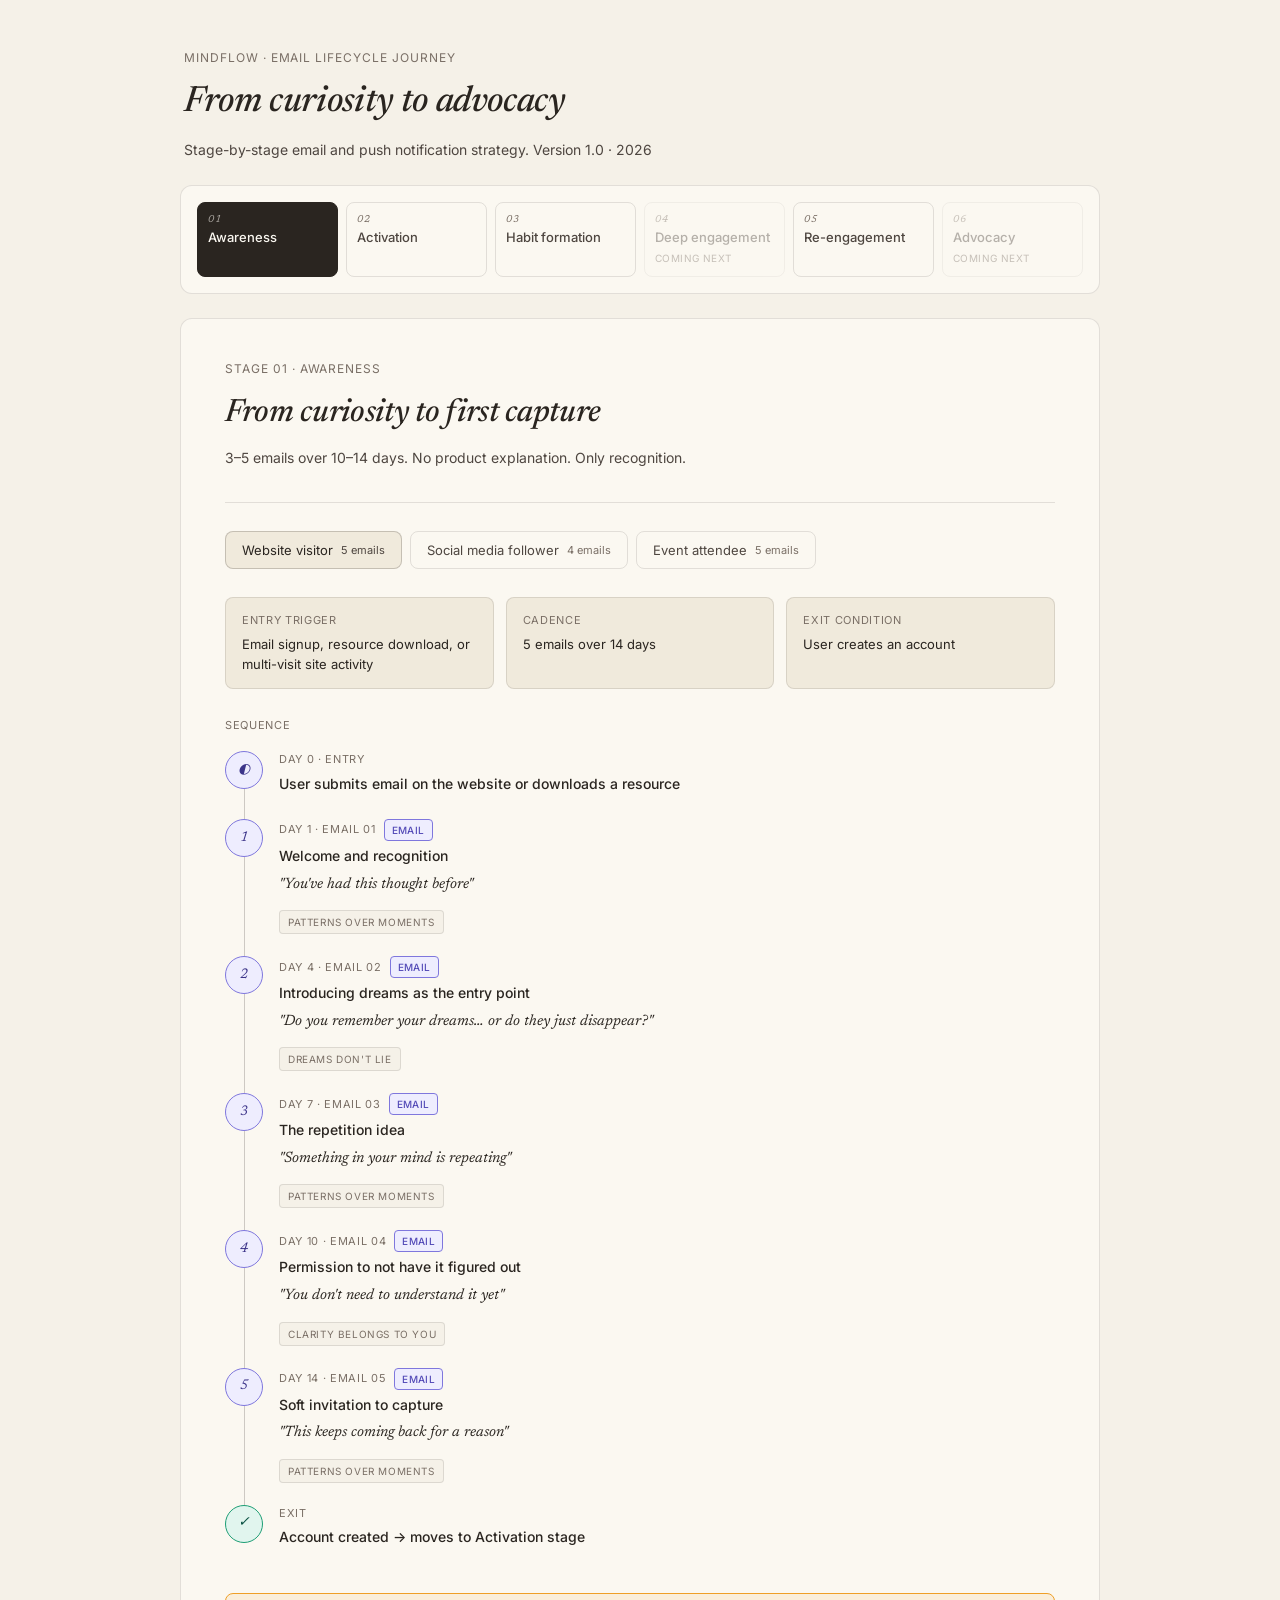
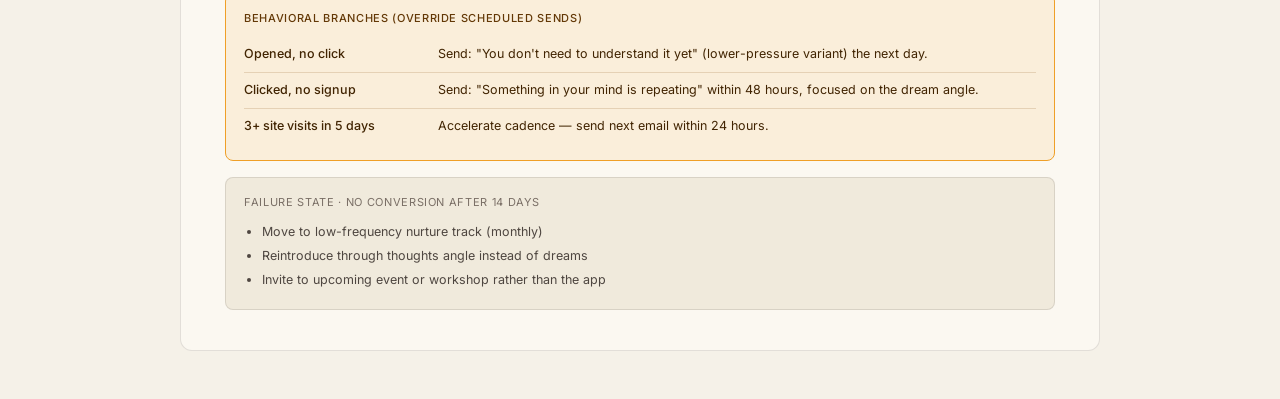
<file: work/mindflow/emails/lifecycle.html>
<!DOCTYPE html>
<html lang="en">
<head>
<meta charset="UTF-8">
<title>Mindflow · Email lifecycle journey</title>
<link rel="preconnect" href="https://fonts.googleapis.com">
<link rel="preconnect" href="https://fonts.gstatic.com" crossorigin>
<link href="https://fonts.googleapis.com/css2?family=Newsreader:ital,wght@0,400;0,500;1,400;1,500&family=Inter:wght@400;500&display=swap" rel="stylesheet">
<style>
  :root {
    --bg: #F5F1E8;
    --surface: #FBF8F1;
    --surface-2: #F0EADC;
    --ink: #2A2520;
    --ink-soft: #4E4640;
    --ink-muted: #7A6F66;
    --ink-faint: #A89D92;
    --border: rgba(42, 37, 32, 0.12);
    --border-strong: rgba(42, 37, 32, 0.22);
    --purple-bg: #EEEDFE;
    --purple-border: #7F77DD;
    --purple-ink: #3C3489;
    --purple-deep: #534AB7;
    --teal-bg: #E1F5EE;
    --teal-border: #1D9E75;
    --teal-ink: #085041;
    --amber-bg: #FAEEDA;
    --amber-border: #EF9F27;
    --amber-ink: #633806;
    --amber-soft: #412402;
    --coral-bg: #FAECE7;
    --coral-border: #D85A30;
    --coral-ink: #712B13;
    --font-sans: "Inter", -apple-system, BlinkMacSystemFont, "Segoe UI", sans-serif;
    --font-serif: "Newsreader", Georgia, serif;
    --radius-sm: 6px;
    --radius-md: 8px;
    --radius-lg: 12px;
  }
  * { box-sizing: border-box; }
  body {
    margin: 0;
    padding: 48px 24px;
    background: var(--bg);
    font-family: var(--font-sans);
    color: var(--ink);
    line-height: 1.6;
    -webkit-font-smoothing: antialiased;
  }
  .doc-header {
    max-width: 920px;
    margin: 0 auto 24px;
    padding: 0 4px;
  }
  .doc-eyebrow {
    font-size: 12px;
    color: var(--ink-muted);
    letter-spacing: 0.08em;
    text-transform: uppercase;
    margin-bottom: 8px;
  }
  .doc-title {
    font-family: var(--font-serif);
    font-style: italic;
    font-size: 36px;
    font-weight: 500;
    margin: 0 0 6px;
    color: var(--ink);
    letter-spacing: -0.01em;
  }
  .doc-sub {
    font-size: 14px;
    color: var(--ink-soft);
    margin: 0;
  }

  /* Stage selector */
  .stage-selector {
    max-width: 920px;
    margin: 0 auto 24px;
    background: var(--surface);
    border: 0.5px solid var(--border);
    border-radius: var(--radius-lg);
    padding: 16px;
    display: grid;
    grid-template-columns: repeat(6, 1fr);
    gap: 8px;
  }
  .stage-btn {
    display: flex;
    flex-direction: column;
    gap: 4px;
    padding: 12px 10px;
    border-radius: var(--radius-md);
    background: transparent;
    border: 0.5px solid var(--border);
    color: var(--ink-soft);
    cursor: pointer;
    font-family: var(--font-sans);
    transition: all 0.15s ease-out;
    text-align: left;
  }
  .stage-btn:hover {
    border-color: var(--border-strong);
    color: var(--ink);
    background: var(--surface-2);
  }
  .stage-btn.active {
    background: var(--ink);
    border-color: var(--ink);
    color: var(--surface);
  }
  .stage-btn-num {
    font-size: 10px;
    letter-spacing: 0.08em;
    text-transform: uppercase;
    color: var(--ink-muted);
    font-family: var(--font-serif);
    font-style: italic;
  }
  .stage-btn.active .stage-btn-num {
    color: rgba(251, 248, 241, 0.6);
  }
  .stage-btn-name {
    font-size: 13px;
    font-weight: 500;
    line-height: 1.3;
  }
  .stage-btn-disabled {
    opacity: 0.4;
    cursor: not-allowed;
    pointer-events: none;
  }
  .stage-btn-status {
    font-size: 10px;
    color: var(--ink-muted);
    letter-spacing: 0.04em;
    text-transform: uppercase;
    margin-top: 2px;
  }

  .stage { display: none; }
  .stage.active { display: block; }

  .container {
    max-width: 920px;
    margin: 0 auto;
    background: var(--surface);
    border: 0.5px solid var(--border);
    border-radius: var(--radius-lg);
    padding: 40px 44px;
  }
  .header {
    padding-bottom: 24px;
    border-bottom: 0.5px solid var(--border);
    margin-bottom: 28px;
  }
  .eyebrow {
    font-size: 12px;
    color: var(--ink-muted);
    letter-spacing: 0.08em;
    text-transform: uppercase;
    margin-bottom: 10px;
  }
  h1 {
    font-family: var(--font-serif);
    font-style: italic;
    font-size: 32px;
    font-weight: 500;
    margin: 0 0 8px;
    color: var(--ink);
    letter-spacing: -0.01em;
  }
  .sub {
    font-size: 14px;
    color: var(--ink-soft);
    margin: 0 0 8px;
  }
  .tone-note {
    font-size: 13px;
    color: var(--ink-muted);
    font-style: italic;
    font-family: var(--font-serif);
    margin: 6px 0 0;
  }

  /* Legend */
  .legend {
    display: flex;
    gap: 18px;
    margin-bottom: 24px;
    padding: 12px 16px;
    background: var(--surface-2);
    border-radius: var(--radius-md);
    border: 0.5px solid var(--border);
    flex-wrap: wrap;
  }
  .legend-item {
    display: inline-flex;
    align-items: center;
    gap: 8px;
    font-size: 12.5px;
    color: var(--ink-soft);
  }
  .legend-swatch {
    width: 14px;
    height: 14px;
    border-radius: 4px;
    flex-shrink: 0;
  }
  .legend-swatch.email {
    background: var(--purple-bg);
    border: 0.5px solid var(--purple-border);
  }
  .legend-swatch.push {
    background: var(--teal-bg);
    border: 0.5px solid var(--teal-border);
  }
  .legend-swatch.window {
    background: var(--amber-bg);
    border: 0.5px solid var(--amber-border);
  }

  /* Sub-tabs (segments within a stage) */
  .tabs {
    display: flex;
    gap: 8px;
    margin-bottom: 28px;
    flex-wrap: wrap;
  }
  .tab {
    padding: 10px 16px;
    border-radius: var(--radius-md);
    background: transparent;
    border: 0.5px solid var(--border);
    color: var(--ink-soft);
    font-size: 13px;
    cursor: pointer;
    font-family: var(--font-sans);
    transition: all 0.15s ease-out;
    display: inline-flex;
    align-items: center;
    gap: 8px;
    text-align: left;
  }
  .tab:hover {
    border-color: var(--border-strong);
    color: var(--ink);
    background: var(--surface-2);
  }
  .tab.active {
    background: var(--surface-2);
    border-color: var(--border-strong);
    color: var(--ink);
  }
  .tab-count {
    font-size: 11px;
    color: var(--ink-muted);
  }
  .tab.active .tab-count {
    color: var(--ink-soft);
  }

  .panel { display: none; }
  .panel.active { display: block; }

  .meta-grid {
    display: grid;
    grid-template-columns: 1fr 1fr 1fr;
    gap: 12px;
    margin-bottom: 28px;
  }
  .meta {
    padding: 14px 16px;
    border-radius: var(--radius-md);
    background: var(--surface-2);
    border: 0.5px solid var(--border);
  }
  .meta-label {
    font-size: 11px;
    color: var(--ink-muted);
    text-transform: uppercase;
    letter-spacing: 0.06em;
    margin-bottom: 6px;
  }
  .meta-value {
    font-size: 13px;
    color: var(--ink);
    line-height: 1.5;
  }

  .section-label {
    font-size: 11px;
    color: var(--ink-muted);
    text-transform: uppercase;
    letter-spacing: 0.06em;
    margin: 0 0 16px;
  }

  /* Inactivity window header */
  .window-marker {
    display: flex;
    align-items: center;
    gap: 12px;
    margin: 28px 0 14px;
    padding: 10px 14px;
    background: var(--amber-bg);
    border: 0.5px solid var(--amber-border);
    border-radius: var(--radius-md);
  }
  .window-marker:first-of-type { margin-top: 8px; }
  .window-marker-label {
    font-size: 11px;
    color: var(--amber-ink);
    text-transform: uppercase;
    letter-spacing: 0.08em;
    font-weight: 500;
  }
  .window-marker-tone {
    font-size: 12px;
    color: var(--amber-soft);
    font-style: italic;
    font-family: var(--font-serif);
    margin-left: auto;
  }

  .flow {
    display: flex;
    flex-direction: column;
    gap: 0;
    margin-bottom: 4px;
  }
  .step {
    display: flex;
    gap: 16px;
    position: relative;
  }
  .step:not(:last-child)::before {
    content: "";
    position: absolute;
    left: 19px;
    top: 38px;
    bottom: -12px;
    width: 1px;
    background: var(--border-strong);
  }
  .step-dot {
    flex-shrink: 0;
    width: 38px;
    height: 38px;
    border-radius: 50%;
    display: flex;
    align-items: center;
    justify-content: center;
    font-size: 14px;
    font-family: var(--font-serif);
    font-style: italic;
    z-index: 1;
    background: var(--surface-2);
    border: 0.5px solid var(--border-strong);
    color: var(--ink-soft);
  }
  .step.email .step-dot {
    background: var(--purple-bg);
    border-color: var(--purple-border);
    color: var(--purple-ink);
  }
  .step.push .step-dot {
    background: var(--teal-bg);
    border-color: var(--teal-border);
    color: var(--teal-ink);
  }
  .step.entry .step-dot {
    background: var(--purple-bg);
    border-color: var(--purple-border);
    color: var(--purple-ink);
  }
  .step.entry-coral .step-dot {
    background: var(--coral-bg);
    border-color: var(--coral-border);
    color: var(--coral-ink);
  }
  .step.exit .step-dot {
    background: var(--teal-bg);
    border-color: var(--teal-border);
    color: var(--teal-ink);
  }
  .step-body {
    flex: 1;
    padding-bottom: 22px;
    min-width: 0;
  }
  .step-meta {
    display: flex;
    align-items: center;
    gap: 8px;
    font-size: 11px;
    color: var(--ink-muted);
    text-transform: uppercase;
    letter-spacing: 0.06em;
    margin-bottom: 5px;
    flex-wrap: wrap;
  }
  .channel-tag {
    display: inline-block;
    padding: 2px 7px;
    border-radius: 4px;
    font-size: 10px;
    font-weight: 500;
    letter-spacing: 0.04em;
  }
  .channel-tag.email {
    background: var(--purple-bg);
    color: var(--purple-deep);
    border: 0.5px solid var(--purple-border);
  }
  .channel-tag.push {
    background: var(--teal-bg);
    color: var(--teal-ink);
    border: 0.5px solid var(--teal-border);
  }
  .step-title {
    font-size: 14px;
    color: var(--ink);
    font-weight: 500;
    margin-bottom: 4px;
    line-height: 1.4;
  }
  .step-copy, .step-subject {
    font-family: var(--font-serif);
    font-style: italic;
    font-size: 15px;
    color: var(--ink);
    line-height: 1.5;
    margin: 8px 0 6px;
  }
  .step-note {
    font-size: 12.5px;
    color: var(--ink-soft);
    line-height: 1.5;
  }
  .step-pillar {
    display: inline-block;
    font-size: 10px;
    color: var(--ink-muted);
    text-transform: uppercase;
    letter-spacing: 0.06em;
    margin-top: 8px;
    padding: 3px 8px;
    border-radius: 4px;
    background: var(--bg);
    border: 0.5px solid var(--border);
  }

  /* Branches and failure states */
  .branch {
    margin: 20px 0 0;
    padding: 16px 18px;
    border-radius: var(--radius-md);
    background: var(--amber-bg);
    border: 0.5px solid var(--amber-border);
  }
  .branch-label {
    font-size: 11px;
    color: var(--amber-ink);
    text-transform: uppercase;
    letter-spacing: 0.06em;
    margin-bottom: 10px;
    font-weight: 500;
  }
  .branch-row {
    display: flex;
    gap: 14px;
    align-items: flex-start;
    padding: 8px 0;
    font-size: 12.5px;
    color: var(--amber-soft);
    line-height: 1.5;
  }
  .branch-row:not(:last-child) {
    border-bottom: 0.5px solid rgba(133, 79, 11, 0.18);
  }
  .branch-trigger {
    flex-shrink: 0;
    min-width: 180px;
    font-weight: 500;
  }
  .branch-action {
    flex: 1;
  }

  .fail {
    margin: 16px 0 0;
    padding: 16px 18px;
    border-radius: var(--radius-md);
    background: var(--surface-2);
    border: 0.5px solid var(--border);
  }
  .fail-label {
    font-size: 11px;
    color: var(--ink-muted);
    text-transform: uppercase;
    letter-spacing: 0.06em;
    margin-bottom: 10px;
  }
  .fail-list {
    font-size: 12.5px;
    color: var(--ink-soft);
    line-height: 1.75;
    padding-left: 18px;
    margin: 0;
  }
  .fail-list li { margin-bottom: 2px; }

  /* Habit loop visualization */
  .loop-block {
    margin: 0 0 32px;
    padding: 24px;
    border-radius: var(--radius-lg);
    background: var(--purple-bg);
    border: 0.5px solid var(--purple-border);
  }
  .loop-header {
    text-align: center;
    margin-bottom: 20px;
  }
  .loop-eyebrow {
    font-size: 11px;
    color: var(--purple-deep);
    text-transform: uppercase;
    letter-spacing: 0.08em;
    margin-bottom: 6px;
  }
  .loop-title {
    font-family: var(--font-serif);
    font-style: italic;
    font-size: 20px;
    color: var(--purple-ink);
    margin: 0 0 4px;
  }
  .loop-sub {
    font-size: 12.5px;
    color: var(--purple-deep);
    margin: 0;
  }
  .loop-row {
    display: grid;
    grid-template-columns: repeat(5, 1fr) auto;
    gap: 6px;
    align-items: stretch;
  }
  .loop-step {
    background: var(--surface);
    border: 0.5px solid var(--purple-border);
    border-radius: var(--radius-md);
    padding: 12px 10px;
    text-align: center;
    display: flex;
    flex-direction: column;
    gap: 4px;
    position: relative;
  }
  .loop-step-num {
    font-family: var(--font-serif);
    font-style: italic;
    font-size: 11px;
    color: var(--purple-deep);
    letter-spacing: 0.04em;
  }
  .loop-step-name {
    font-family: var(--font-serif);
    font-style: italic;
    font-size: 16px;
    color: var(--purple-ink);
    font-weight: 500;
  }
  .loop-step-desc {
    font-size: 11.5px;
    color: var(--ink-soft);
    line-height: 1.4;
  }
  .loop-arrow {
    display: flex;
    align-items: center;
    justify-content: center;
    color: var(--purple-deep);
    font-size: 16px;
    font-family: var(--font-serif);
    font-style: italic;
    align-self: center;
  }
  .loop-return {
    margin-top: 12px;
    text-align: center;
    font-size: 11.5px;
    color: var(--purple-deep);
    font-style: italic;
    font-family: var(--font-serif);
  }

  @media (max-width: 760px) {
    .loop-row { grid-template-columns: 1fr; }
    .loop-arrow { transform: rotate(90deg); padding: 4px 0; }
  }

  /* Condensed loop ribbon — for stages where the loop is reinforced, not introduced */
  .loop-ribbon {
    display: flex;
    align-items: center;
    gap: 10px;
    padding: 10px 16px;
    background: var(--purple-bg);
    border: 0.5px solid var(--purple-border);
    border-radius: var(--radius-md);
    margin-bottom: 24px;
    flex-wrap: wrap;
  }
  .loop-ribbon-label {
    font-size: 10px;
    color: var(--purple-deep);
    text-transform: uppercase;
    letter-spacing: 0.08em;
    font-weight: 500;
    flex-shrink: 0;
  }
  .loop-ribbon-flow {
    font-family: var(--font-serif);
    font-style: italic;
    font-size: 14px;
    color: var(--purple-ink);
    flex: 1;
    min-width: 200px;
  }
  .loop-ribbon-note {
    font-size: 11.5px;
    color: var(--purple-deep);
    font-style: italic;
    font-family: var(--font-serif);
    margin-left: auto;
  }
  @media (max-width: 760px) {
    .loop-ribbon-note { margin-left: 0; }
  }

  /* Nurture track — visual continuation of a stage, set apart from segments */
  .nurture-section {
    margin-top: 40px;
    padding-top: 32px;
    border-top: 1px dashed var(--border-strong);
  }
  .nurture-eyebrow {
    font-size: 11px;
    color: var(--ink-muted);
    text-transform: uppercase;
    letter-spacing: 0.08em;
    margin-bottom: 10px;
  }
  .nurture-title {
    font-family: var(--font-serif);
    font-style: italic;
    font-size: 24px;
    color: var(--ink);
    margin: 0 0 6px;
    letter-spacing: -0.01em;
  }
  .nurture-sub {
    font-size: 13.5px;
    color: var(--ink-soft);
    margin: 0 0 4px;
  }
  .nurture-tone {
    font-size: 13px;
    color: var(--ink-muted);
    font-style: italic;
    font-family: var(--font-serif);
    margin: 4px 0 24px;
  }
  .nurture-tabs {
    display: flex;
    gap: 8px;
    margin-bottom: 28px;
    flex-wrap: wrap;
  }

  /* Coming soon placeholder */
  .placeholder {
    text-align: center;
    padding: 60px 20px;
    color: var(--ink-muted);
  }
  .placeholder-icon {
    font-family: var(--font-serif);
    font-style: italic;
    font-size: 48px;
    color: var(--ink-faint);
    margin-bottom: 12px;
  }
  .placeholder-title {
    font-family: var(--font-serif);
    font-style: italic;
    font-size: 22px;
    color: var(--ink-soft);
    margin-bottom: 8px;
  }
  .placeholder-text {
    font-size: 14px;
    color: var(--ink-muted);
    max-width: 420px;
    margin: 0 auto;
  }

  @media (max-width: 900px) {
    .stage-selector { grid-template-columns: repeat(3, 1fr); }
  }
  @media (max-width: 760px) {
    body { padding: 24px 12px; }
    .doc-title { font-size: 28px; }
    .container { padding: 28px 20px; }
    .meta-grid { grid-template-columns: 1fr; }
    .branch-row { flex-direction: column; gap: 4px; }
    .branch-trigger { min-width: 0; }
    h1 { font-size: 26px; }
    .window-marker { flex-direction: column; align-items: flex-start; gap: 4px; }
    .window-marker-tone { margin-left: 0; }
    .stage-selector { grid-template-columns: repeat(2, 1fr); }
  }
</style>
</head>
<body>

<div class="doc-header">
  <div class="doc-eyebrow">Mindflow · Email lifecycle journey</div>
  <h1 class="doc-title">From curiosity to advocacy</h1>
  <p class="doc-sub">Stage-by-stage email and push notification strategy. Version 1.0 · 2026</p>
</div>

<div class="stage-selector" id="stage-selector">
  <button class="stage-btn active" data-stage="awareness">
    <span class="stage-btn-num">01</span>
    <span class="stage-btn-name">Awareness</span>
  </button>
  <button class="stage-btn" data-stage="activation">
    <span class="stage-btn-num">02</span>
    <span class="stage-btn-name">Activation</span>
  </button>
  <button class="stage-btn" data-stage="habit">
    <span class="stage-btn-num">03</span>
    <span class="stage-btn-name">Habit formation</span>
  </button>
  <button class="stage-btn stage-btn-disabled" data-stage="deep">
    <span class="stage-btn-num">04</span>
    <span class="stage-btn-name">Deep engagement</span>
    <span class="stage-btn-status">Coming next</span>
  </button>
  <button class="stage-btn" data-stage="reengagement">
    <span class="stage-btn-num">05</span>
    <span class="stage-btn-name">Re-engagement</span>
  </button>
  <button class="stage-btn stage-btn-disabled" data-stage="advocacy">
    <span class="stage-btn-num">06</span>
    <span class="stage-btn-name">Advocacy</span>
    <span class="stage-btn-status">Coming next</span>
  </button>
</div>

<!-- ============================================================
     STAGE 01 · AWARENESS
     ============================================================ -->
<div class="stage active" data-stage="awareness">
  <div class="container">
    <div class="header">
      <div class="eyebrow">Stage 01 · Awareness</div>
      <h1>From curiosity to first capture</h1>
      <p class="sub">3–5 emails over 10–14 days. No product explanation. Only recognition.</p>
    </div>

    <div class="tabs" data-scope="awareness">
      <button class="tab active" data-panel="web">Website visitor <span class="tab-count">5 emails</span></button>
      <button class="tab" data-panel="social">Social media follower <span class="tab-count">4 emails</span></button>
      <button class="tab" data-panel="event">Event attendee <span class="tab-count">5 emails</span></button>
    </div>

    <!-- WEBSITE -->
    <div class="panel active" data-panel="web">
      <div class="meta-grid">
        <div class="meta">
          <div class="meta-label">Entry trigger</div>
          <div class="meta-value">Email signup, resource download, or multi-visit site activity</div>
        </div>
        <div class="meta">
          <div class="meta-label">Cadence</div>
          <div class="meta-value">5 emails over 14 days</div>
        </div>
        <div class="meta">
          <div class="meta-label">Exit condition</div>
          <div class="meta-value">User creates an account</div>
        </div>
      </div>

      <div class="section-label">Sequence</div>
      <div class="flow">
        <div class="step entry">
          <div class="step-dot">◐</div>
          <div class="step-body">
            <div class="step-meta"><span>Day 0 · Entry</span></div>
            <div class="step-title">User submits email on the website or downloads a resource</div>
          </div>
        </div>
        <div class="step email">
          <div class="step-dot">1</div>
          <div class="step-body">
            <div class="step-meta"><span>Day 1 · Email 01</span><span class="channel-tag email">Email</span></div>
            <div class="step-title">Welcome and recognition</div>
            <div class="step-subject">"You've had this thought before"</div>
            <div class="step-pillar">Patterns over moments</div>
          </div>
        </div>
        <div class="step email">
          <div class="step-dot">2</div>
          <div class="step-body">
            <div class="step-meta"><span>Day 4 · Email 02</span><span class="channel-tag email">Email</span></div>
            <div class="step-title">Introducing dreams as the entry point</div>
            <div class="step-subject">"Do you remember your dreams… or do they just disappear?"</div>
            <div class="step-pillar">Dreams don't lie</div>
          </div>
        </div>
        <div class="step email">
          <div class="step-dot">3</div>
          <div class="step-body">
            <div class="step-meta"><span>Day 7 · Email 03</span><span class="channel-tag email">Email</span></div>
            <div class="step-title">The repetition idea</div>
            <div class="step-subject">"Something in your mind is repeating"</div>
            <div class="step-pillar">Patterns over moments</div>
          </div>
        </div>
        <div class="step email">
          <div class="step-dot">4</div>
          <div class="step-body">
            <div class="step-meta"><span>Day 10 · Email 04</span><span class="channel-tag email">Email</span></div>
            <div class="step-title">Permission to not have it figured out</div>
            <div class="step-subject">"You don't need to understand it yet"</div>
            <div class="step-pillar">Clarity belongs to you</div>
          </div>
        </div>
        <div class="step email">
          <div class="step-dot">5</div>
          <div class="step-body">
            <div class="step-meta"><span>Day 14 · Email 05</span><span class="channel-tag email">Email</span></div>
            <div class="step-title">Soft invitation to capture</div>
            <div class="step-subject">"This keeps coming back for a reason"</div>
            <div class="step-pillar">Patterns over moments</div>
          </div>
        </div>
        <div class="step exit">
          <div class="step-dot">✓</div>
          <div class="step-body">
            <div class="step-meta"><span>Exit</span></div>
            <div class="step-title">Account created → moves to Activation stage</div>
          </div>
        </div>
      </div>

      <div class="branch">
        <div class="branch-label">Behavioral branches (override scheduled sends)</div>
        <div class="branch-row">
          <div class="branch-trigger">Opened, no click</div>
          <div class="branch-action">Send: "You don't need to understand it yet" (lower-pressure variant) the next day.</div>
        </div>
        <div class="branch-row">
          <div class="branch-trigger">Clicked, no signup</div>
          <div class="branch-action">Send: "Something in your mind is repeating" within 48 hours, focused on the dream angle.</div>
        </div>
        <div class="branch-row">
          <div class="branch-trigger">3+ site visits in 5 days</div>
          <div class="branch-action">Accelerate cadence — send next email within 24 hours.</div>
        </div>
      </div>

      <div class="fail">
        <div class="fail-label">Failure state · No conversion after 14 days</div>
        <ul class="fail-list">
          <li>Move to low-frequency nurture track (monthly)</li>
          <li>Reintroduce through thoughts angle instead of dreams</li>
          <li>Invite to upcoming event or workshop rather than the app</li>
        </ul>
      </div>
    </div>

    <!-- SOCIAL -->
    <div class="panel" data-panel="social">
      <div class="meta-grid">
        <div class="meta">
          <div class="meta-label">Entry trigger</div>
          <div class="meta-value">DM signup, link-in-bio capture, or paid social lead form</div>
        </div>
        <div class="meta">
          <div class="meta-label">Cadence</div>
          <div class="meta-value">4 emails over 12 days</div>
        </div>
        <div class="meta">
          <div class="meta-label">Exit condition</div>
          <div class="meta-value">User creates an account</div>
        </div>
      </div>

      <div class="section-label">Sequence</div>
      <div class="flow">
        <div class="step entry">
          <div class="step-dot">◐</div>
          <div class="step-body">
            <div class="step-meta"><span>Day 0 · Entry</span></div>
            <div class="step-title">User submits email through social channel</div>
            <div class="step-note">Context: arrived from short-form content. Already primed for one specific idea. Lead with that.</div>
          </div>
        </div>
        <div class="step email">
          <div class="step-dot">1</div>
          <div class="step-body">
            <div class="step-meta"><span>Day 1 · Email 01</span><span class="channel-tag email">Email</span></div>
            <div class="step-title">Continue the moment from the post</div>
            <div class="step-subject">"The thing you stopped scrolling for"</div>
            <div class="step-pillar">Dreams don't lie</div>
          </div>
        </div>
        <div class="step email">
          <div class="step-dot">2</div>
          <div class="step-body">
            <div class="step-meta"><span>Day 4 · Email 02</span><span class="channel-tag email">Email</span></div>
            <div class="step-title">Move from feed to inner life</div>
            <div class="step-subject">"Your dreams are running ahead of you"</div>
            <div class="step-pillar">Dreams don't lie</div>
          </div>
        </div>
        <div class="step email">
          <div class="step-dot">3</div>
          <div class="step-body">
            <div class="step-meta"><span>Day 8 · Email 03</span><span class="channel-tag email">Email</span></div>
            <div class="step-title">Introduce repetition</div>
            <div class="step-subject">"You've had this thought before"</div>
            <div class="step-pillar">Patterns over moments</div>
          </div>
        </div>
        <div class="step email">
          <div class="step-dot">4</div>
          <div class="step-body">
            <div class="step-meta"><span>Day 12 · Email 04</span><span class="channel-tag email">Email</span></div>
            <div class="step-title">Soft invitation to capture</div>
            <div class="step-subject">"This keeps coming back for a reason"</div>
            <div class="step-pillar">Clarity belongs to you</div>
          </div>
        </div>
        <div class="step exit">
          <div class="step-dot">✓</div>
          <div class="step-body">
            <div class="step-meta"><span>Exit</span></div>
            <div class="step-title">Account created → moves to Activation stage</div>
          </div>
        </div>
      </div>

      <div class="branch">
        <div class="branch-label">Behavioral branches (override scheduled sends)</div>
        <div class="branch-row">
          <div class="branch-trigger">Opened, no click</div>
          <div class="branch-action">Reduce subject-line intensity. Switch from dreams to thoughts angle on the next send.</div>
        </div>
        <div class="branch-row">
          <div class="branch-trigger">Clicked, no signup</div>
          <div class="branch-action">Send a content-led follow-up (no CTA): "You don't need to understand it yet."</div>
        </div>
        <div class="branch-row">
          <div class="branch-trigger">Re-engaged with social post</div>
          <div class="branch-action">Skip ahead — send "This keeps coming back for a reason" within 24 hours.</div>
        </div>
      </div>

      <div class="fail">
        <div class="fail-label">Failure state · No conversion after 12 days</div>
        <ul class="fail-list">
          <li>Move to low-frequency nurture track</li>
          <li>Retarget on the social platform the user came from</li>
          <li>Invite to an upcoming event as a softer second touchpoint</li>
        </ul>
      </div>
    </div>

    <!-- EVENT -->
    <div class="panel" data-panel="event">
      <div class="meta-grid">
        <div class="meta">
          <div class="meta-label">Entry trigger</div>
          <div class="meta-value">Event registration, workshop signup, or waitlist submission</div>
        </div>
        <div class="meta">
          <div class="meta-label">Cadence</div>
          <div class="meta-value">5 emails across pre and post event (10–14 days)</div>
        </div>
        <div class="meta">
          <div class="meta-label">Exit condition</div>
          <div class="meta-value">User creates an account</div>
        </div>
      </div>

      <div class="section-label">Sequence — Pre-event</div>
      <div class="flow">
        <div class="step entry">
          <div class="step-dot">◐</div>
          <div class="step-body">
            <div class="step-meta"><span>Day 0 · Entry</span></div>
            <div class="step-title">User registers for an event or workshop</div>
          </div>
        </div>
        <div class="step email">
          <div class="step-dot">1</div>
          <div class="step-body">
            <div class="step-meta"><span>Day 0 · Email 01 · Confirmation</span><span class="channel-tag email">Email</span></div>
            <div class="step-title">Confirm and frame the event</div>
            <div class="step-subject">"You're in. Here's what we'll be looking at."</div>
            <div class="step-pillar">Between the sessions</div>
          </div>
        </div>
        <div class="step email">
          <div class="step-dot">2</div>
          <div class="step-body">
            <div class="step-meta"><span>T-minus 2 days · Email 02 · Pre-frame</span><span class="channel-tag email">Email</span></div>
            <div class="step-title">Prime them to notice something specific</div>
            <div class="step-subject">"Bring the dream you can't shake"</div>
            <div class="step-pillar">Dreams don't lie</div>
          </div>
        </div>
      </div>

      <div class="section-label">Sequence — Post-event</div>
      <div class="flow">
        <div class="step email">
          <div class="step-dot">3</div>
          <div class="step-body">
            <div class="step-meta"><span>Day after event · Email 03</span><span class="channel-tag email">Email</span></div>
            <div class="step-title">Carry the moment forward</div>
            <div class="step-subject">"What came up for you yesterday?"</div>
            <div class="step-pillar">Clarity belongs to you</div>
          </div>
        </div>
        <div class="step email">
          <div class="step-dot">4</div>
          <div class="step-body">
            <div class="step-meta"><span>Day +4 · Email 04</span><span class="channel-tag email">Email</span></div>
            <div class="step-title">Reinforce repetition</div>
            <div class="step-subject">"Something in your mind is repeating"</div>
            <div class="step-pillar">Patterns over moments</div>
          </div>
        </div>
        <div class="step email">
          <div class="step-dot">5</div>
          <div class="step-body">
            <div class="step-meta"><span>Day +8 · Email 05</span><span class="channel-tag email">Email</span></div>
            <div class="step-title">Soft invitation to capture between events</div>
            <div class="step-subject">"You don't have to wait for the next one"</div>
            <div class="step-pillar">Between the sessions</div>
          </div>
        </div>
        <div class="step exit">
          <div class="step-dot">✓</div>
          <div class="step-body">
            <div class="step-meta"><span>Exit</span></div>
            <div class="step-title">Account created → moves to Activation stage</div>
          </div>
        </div>
      </div>

      <div class="branch">
        <div class="branch-label">Behavioral branches (override scheduled sends)</div>
        <div class="branch-row">
          <div class="branch-trigger">Attended the event</div>
          <div class="branch-action">Proceed with Email 03 the morning after. Reference the event without recapping it.</div>
        </div>
        <div class="branch-row">
          <div class="branch-trigger">Registered, did not attend</div>
          <div class="branch-action">Replace Email 03 with "We saved you a seat — here's where it left off." Continue from Email 04.</div>
        </div>
        <div class="branch-row">
          <div class="branch-trigger">Opened post-event, no click</div>
          <div class="branch-action">Skip Email 04. Send: "You don't have to wait for the next one" with no CTA pressure.</div>
        </div>
      </div>

      <div class="fail">
        <div class="fail-label">Failure state · No conversion after sequence</div>
        <ul class="fail-list">
          <li>Move to low-frequency nurture track</li>
          <li>Invite to the next upcoming event or workshop</li>
          <li>Reintroduce through the thoughts angle in 30 days</li>
        </ul>
      </div>
    </div>
  </div>
</div>

<!-- ============================================================
     STAGE 05 · RE-ENGAGEMENT
     ============================================================ -->
<div class="stage" data-stage="reengagement">
  <div class="container">
    <div class="header">
      <div class="eyebrow">Stage 05 · Re-engagement</div>
      <h1>Come back to this whenever you want</h1>
      <p class="sub">Trigger-based sequence across 7, 14, 30, and 60+ day inactivity windows. Email and push interleaved.</p>
      <p class="tone-note">No urgency. No guilt. No pressure. Familiar, grounded, open-ended.</p>
    </div>

    <div class="legend">
      <div class="legend-item">
        <span class="legend-swatch email"></span>
        <span>Email</span>
      </div>
      <div class="legend-item">
        <span class="legend-swatch push"></span>
        <span>Push notification (app users only)</span>
      </div>
      <div class="legend-item">
        <span class="legend-swatch window"></span>
        <span>Inactivity milestone</span>
      </div>
    </div>

    <div class="tabs" data-scope="reengagement">
      <button class="tab active" data-panel="seg-a">Segment A · Early drop-off <span class="tab-count">3 emails · 3 pushes</span></button>
      <button class="tab" data-panel="seg-b">Segment B · Activated but churned <span class="tab-count">4 emails · 4 pushes</span></button>
      <button class="tab" data-panel="seg-c">Segment C · Previously highly engaged <span class="tab-count">4 emails · 5 pushes</span></button>
    </div>

    <!-- SEGMENT A -->
    <div class="panel active" data-panel="seg-a">
      <div class="meta-grid">
        <div class="meta">
          <div class="meta-label">Audience</div>
          <div class="meta-value">Inactive within their first 7 days. Recorded few or no entries.</div>
        </div>
        <div class="meta">
          <div class="meta-label">Tone</div>
          <div class="meta-value">Lightest touch. Familiar, not personal. Nothing to "come back to" yet.</div>
        </div>
        <div class="meta">
          <div class="meta-label">Exit condition</div>
          <div class="meta-value">Logs new entry, revisits past entry, or returns within short timeframe</div>
        </div>
      </div>

      <div class="section-label">Sequence</div>

      <div class="window-marker">
        <span class="window-marker-label">7 days inactive · Light touch</span>
        <span class="window-marker-tone">"You can pick this back up anytime"</span>
      </div>
      <div class="flow">
        <div class="step push">
          <div class="step-dot">◉</div>
          <div class="step-body">
            <div class="step-meta"><span>Day 7 · 9:00am local</span><span class="channel-tag push">Push</span></div>
            <div class="step-title">Light, no-pressure re-entry</div>
            <div class="step-copy">"Something on your mind today?"</div>
          </div>
        </div>
        <div class="step email">
          <div class="step-dot">✉</div>
          <div class="step-body">
            <div class="step-meta"><span>Day 8 · Email 01</span><span class="channel-tag email">Email</span></div>
            <div class="step-title">Reduce friction further</div>
            <div class="step-copy">"You can pick this back up anytime"</div>
          </div>
        </div>
      </div>

      <div class="window-marker">
        <span class="window-marker-label">14 days inactive · Light touch</span>
        <span class="window-marker-tone">"You don't need to start over"</span>
      </div>
      <div class="flow">
        <div class="step push">
          <div class="step-dot">◉</div>
          <div class="step-body">
            <div class="step-meta"><span>Day 14 · Evening</span><span class="channel-tag push">Push</span></div>
            <div class="step-title">Reframe restart as continuation</div>
            <div class="step-copy">"One sentence. That's all this needs."</div>
          </div>
        </div>
        <div class="step email">
          <div class="step-dot">✉</div>
          <div class="step-body">
            <div class="step-meta"><span>Day 15 · Email 02</span><span class="channel-tag email">Email</span></div>
            <div class="step-title">Remove the backlog feeling</div>
            <div class="step-copy">"You don't need to start over"</div>
          </div>
        </div>
      </div>

      <div class="window-marker">
        <span class="window-marker-label">30 days inactive · Reconnection</span>
        <span class="window-marker-tone">"This is still here when you're ready"</span>
      </div>
      <div class="flow">
        <div class="step push">
          <div class="step-dot">◉</div>
          <div class="step-body">
            <div class="step-meta"><span>Day 30 · Morning</span><span class="channel-tag push">Push</span></div>
            <div class="step-title">Open invitation</div>
            <div class="step-copy">"Still here when you're ready"</div>
          </div>
        </div>
        <div class="step email">
          <div class="step-dot">✉</div>
          <div class="step-body">
            <div class="step-meta"><span>Day 32 · Email 03 · Final</span><span class="channel-tag email">Email</span></div>
            <div class="step-title">Soft close on active sequence</div>
            <div class="step-copy">"If you come back, just start with one thing"</div>
            <div class="step-note">After this, user moves to long-term nurture if no response.</div>
          </div>
        </div>
      </div>

      <div class="branch">
        <div class="branch-label">Behavioral branches</div>
        <div class="branch-row">
          <div class="branch-trigger">App reopened (no entry)</div>
          <div class="branch-action">Trigger in-app push within session: "Add one sentence. That's enough." Hold further email sends for 48 hours.</div>
        </div>
        <div class="branch-row">
          <div class="branch-trigger">New entry recorded</div>
          <div class="branch-action">Exit Re-engagement. Drop user into Activation Failure State B (one entry, no return) to lock in the second action.</div>
        </div>
        <div class="branch-row">
          <div class="branch-trigger">Opens email, no return</div>
          <div class="branch-action">Trigger push 24 hours later with smallest possible ask: "Open the app. That's it."</div>
        </div>
      </div>

      <div class="fail">
        <div class="fail-label">Failure state · 60+ days inactive after full sequence</div>
        <ul class="fail-list">
          <li>Move to low-frequency long-term nurture (monthly email only, push suspended)</li>
          <li>Suppress push notifications to avoid notification fatigue</li>
          <li>Shift channel — consider paid retargeting on the original acquisition source</li>
        </ul>
      </div>
    </div>

    <!-- SEGMENT B -->
    <div class="panel" data-panel="seg-b">
      <div class="meta-grid">
        <div class="meta">
          <div class="meta-label">Audience</div>
          <div class="meta-value">Completed activation, built early continuity, then stopped.</div>
        </div>
        <div class="meta">
          <div class="meta-label">Tone</div>
          <div class="meta-value">Familiar. They have entries to come back to — gently surface that.</div>
        </div>
        <div class="meta">
          <div class="meta-label">Exit condition</div>
          <div class="meta-value">Logs new entry, revisits past entry, or returns again within short timeframe</div>
        </div>
      </div>

      <div class="section-label">Sequence</div>

      <div class="window-marker">
        <span class="window-marker-label">7 days inactive · Light touch</span>
        <span class="window-marker-tone">Reference what they built</span>
      </div>
      <div class="flow">
        <div class="step push">
          <div class="step-dot">◉</div>
          <div class="step-body">
            <div class="step-meta"><span>Day 7 · Evening</span><span class="channel-tag push">Push</span></div>
            <div class="step-title">Surface a past entry</div>
            <div class="step-copy">"You wrote something here last week"</div>
          </div>
        </div>
        <div class="step email">
          <div class="step-dot">✉</div>
          <div class="step-body">
            <div class="step-meta"><span>Day 8 · Email 01</span><span class="channel-tag email">Email</span></div>
            <div class="step-title">Reassure nothing's lost</div>
            <div class="step-copy">"You can pick this back up anytime"</div>
          </div>
        </div>
      </div>

      <div class="window-marker">
        <span class="window-marker-label">14 days inactive · Light touch</span>
        <span class="window-marker-tone">Acknowledge the gap, lower the bar</span>
      </div>
      <div class="flow">
        <div class="step push">
          <div class="step-dot">◉</div>
          <div class="step-body">
            <div class="step-meta"><span>Day 14 · Morning</span><span class="channel-tag push">Push</span></div>
            <div class="step-title">Reframe revisit as the ask</div>
            <div class="step-copy">"Open what you wrote before"</div>
          </div>
        </div>
        <div class="step email">
          <div class="step-dot">✉</div>
          <div class="step-body">
            <div class="step-meta"><span>Day 15 · Email 02</span><span class="channel-tag email">Email</span></div>
            <div class="step-title">Continuity, not catch-up</div>
            <div class="step-copy">"You don't need to start over"</div>
          </div>
        </div>
      </div>

      <div class="window-marker">
        <span class="window-marker-label">30 days inactive · Reconnection</span>
        <span class="window-marker-tone">Point to what they were starting to see</span>
      </div>
      <div class="flow">
        <div class="step push">
          <div class="step-dot">◉</div>
          <div class="step-body">
            <div class="step-meta"><span>Day 30 · Evening</span><span class="channel-tag push">Push</span></div>
            <div class="step-title">Hint at what was forming</div>
            <div class="step-copy">"Something was starting to repeat"</div>
          </div>
        </div>
        <div class="step email">
          <div class="step-dot">✉</div>
          <div class="step-body">
            <div class="step-meta"><span>Day 32 · Email 03</span><span class="channel-tag email">Email</span></div>
            <div class="step-title">Reframe what they had</div>
            <div class="step-copy">"You were starting to see something"</div>
          </div>
        </div>
      </div>

      <div class="window-marker">
        <span class="window-marker-label">60+ days inactive · Deeper reset</span>
        <span class="window-marker-tone">"This is still here when you're ready"</span>
      </div>
      <div class="flow">
        <div class="step push">
          <div class="step-dot">◉</div>
          <div class="step-body">
            <div class="step-meta"><span>Day 60 · Morning</span><span class="channel-tag push">Push</span></div>
            <div class="step-title">Final low-pressure prompt</div>
            <div class="step-copy">"Open the app. That's it."</div>
          </div>
        </div>
        <div class="step email">
          <div class="step-dot">✉</div>
          <div class="step-body">
            <div class="step-meta"><span>Day 62 · Email 04 · Final</span><span class="channel-tag email">Email</span></div>
            <div class="step-title">Soft close on active sequence</div>
            <div class="step-copy">"If you come back, just start with one thing"</div>
            <div class="step-note">After this, user moves to long-term nurture if no response.</div>
          </div>
        </div>
      </div>

      <div class="branch">
        <div class="branch-label">Behavioral branches</div>
        <div class="branch-row">
          <div class="branch-trigger">App reopened (no entry)</div>
          <div class="branch-action">In-app push: "Take another look at what you wrote." Suppress next scheduled email for 48 hours.</div>
        </div>
        <div class="branch-row">
          <div class="branch-trigger">Past entry revisited</div>
          <div class="branch-action">Trigger second push within 24 hours: "Add one more, even if it's small." Move toward Activation continuity messaging.</div>
        </div>
        <div class="branch-row">
          <div class="branch-trigger">New entry recorded</div>
          <div class="branch-action">Exit Re-engagement. Apply Activation Failure State B (one entry, no return) for 24–48 hours to reinforce second action.</div>
        </div>
        <div class="branch-row">
          <div class="branch-trigger">Opens email, no return</div>
          <div class="branch-action">Simplify next push to single-action ask. Suppress further email until app activity resumes.</div>
        </div>
      </div>

      <div class="fail">
        <div class="fail-label">Failure state · No response after full sequence</div>
        <ul class="fail-list">
          <li>Move to low-frequency long-term nurture (monthly email)</li>
          <li>Suspend push notifications to avoid fatigue</li>
          <li>Re-evaluate channel — consider paid retargeting if user has high prior LTV signals</li>
        </ul>
      </div>
    </div>

    <!-- SEGMENT C -->
    <div class="panel" data-panel="seg-c">
      <div class="meta-grid">
        <div class="meta">
          <div class="meta-label">Audience</div>
          <div class="meta-value">Had consistent or frequent usage before stopping. Recognized patterns.</div>
        </div>
        <div class="meta">
          <div class="meta-label">Tone</div>
          <div class="meta-value">Familiar. Reference prior consistency without guilt. Highest value, handle with care.</div>
        </div>
        <div class="meta">
          <div class="meta-label">Exit condition</div>
          <div class="meta-value">Logs new entry, revisits past entries, or returns again within short timeframe</div>
        </div>
      </div>

      <div class="section-label">Sequence</div>

      <div class="window-marker">
        <span class="window-marker-label">7 days inactive · Light touch</span>
        <span class="window-marker-tone">Lightest possible. They may just be busy.</span>
      </div>
      <div class="flow">
        <div class="step push">
          <div class="step-dot">◉</div>
          <div class="step-body">
            <div class="step-meta"><span>Day 7 · Evening</span><span class="channel-tag push">Push</span></div>
            <div class="step-title">Quiet invitation</div>
            <div class="step-copy">"Anything come up this week?"</div>
          </div>
        </div>
      </div>

      <div class="window-marker">
        <span class="window-marker-label">14 days inactive · Light touch</span>
        <span class="window-marker-tone">Surface their library</span>
      </div>
      <div class="flow">
        <div class="step push">
          <div class="step-dot">◉</div>
          <div class="step-body">
            <div class="step-meta"><span>Day 14 · Morning</span><span class="channel-tag push">Push</span></div>
            <div class="step-title">Point back to what they built</div>
            <div class="step-copy">"Your library is still here"</div>
          </div>
        </div>
        <div class="step email">
          <div class="step-dot">✉</div>
          <div class="step-body">
            <div class="step-meta"><span>Day 15 · Email 01</span><span class="channel-tag email">Email</span></div>
            <div class="step-title">Acknowledge consistency without pressure</div>
            <div class="step-copy">"You can pick this back up anytime"</div>
          </div>
        </div>
      </div>

      <div class="window-marker">
        <span class="window-marker-label">30 days inactive · Reconnection</span>
        <span class="window-marker-tone">Reference what they were noticing</span>
      </div>
      <div class="flow">
        <div class="step push">
          <div class="step-dot">◉</div>
          <div class="step-body">
            <div class="step-meta"><span>Day 30 · Evening</span><span class="channel-tag push">Push</span></div>
            <div class="step-title">Recall the pattern work</div>
            <div class="step-copy">"There was a pattern forming"</div>
          </div>
        </div>
        <div class="step email">
          <div class="step-dot">✉</div>
          <div class="step-body">
            <div class="step-meta"><span>Day 32 · Email 02</span><span class="channel-tag email">Email</span></div>
            <div class="step-title">Surface what was building</div>
            <div class="step-copy">"There was something here worth noticing"</div>
          </div>
        </div>
      </div>

      <div class="window-marker">
        <span class="window-marker-label">45 days inactive · Mid-window touch</span>
        <span class="window-marker-tone">High-value segment gets one extra prompt</span>
      </div>
      <div class="flow">
        <div class="step email">
          <div class="step-dot">✉</div>
          <div class="step-body">
            <div class="step-meta"><span>Day 45 · Email 03</span><span class="channel-tag email">Email</span></div>
            <div class="step-title">Reframe — change is part of the pattern</div>
            <div class="step-copy">"You'd been coming back consistently. What changed?"</div>
            <div class="step-note">Reflective, not accusatory. Tone matches "Don't Look Away" value — naming what's there without softening it.</div>
          </div>
        </div>
      </div>

      <div class="window-marker">
        <span class="window-marker-label">60+ days inactive · Deeper reset</span>
        <span class="window-marker-tone">Final active touchpoint before long-term nurture</span>
      </div>
      <div class="flow">
        <div class="step push">
          <div class="step-dot">◉</div>
          <div class="step-body">
            <div class="step-meta"><span>Day 60 · Morning</span><span class="channel-tag push">Push</span></div>
            <div class="step-title">Open the door without pulling</div>
            <div class="step-copy">"Still here. No pressure."</div>
          </div>
        </div>
        <div class="step push">
          <div class="step-dot">◉</div>
          <div class="step-body">
            <div class="step-meta"><span>Day 65 · Evening</span><span class="channel-tag push">Push</span></div>
            <div class="step-title">Final low-pressure prompt</div>
            <div class="step-copy">"Just one thing, whenever"</div>
          </div>
        </div>
        <div class="step email">
          <div class="step-dot">✉</div>
          <div class="step-body">
            <div class="step-meta"><span>Day 68 · Email 04 · Final</span><span class="channel-tag email">Email</span></div>
            <div class="step-title">Soft close on active sequence</div>
            <div class="step-copy">"If you come back, just start with one thing"</div>
            <div class="step-note">After this, user moves to low-frequency long-term nurture if no response.</div>
          </div>
        </div>
      </div>

      <div class="branch">
        <div class="branch-label">Behavioral branches</div>
        <div class="branch-row">
          <div class="branch-trigger">App reopened (no entry)</div>
          <div class="branch-action">In-app push surfacing Dream Library: "Look back at what you built." Suppress next scheduled email for 48 hours.</div>
        </div>
        <div class="branch-row">
          <div class="branch-trigger">Past entry revisited</div>
          <div class="branch-action">Trigger second push within 24 hours referencing pattern recognition: "There's still something forming here."</div>
        </div>
        <div class="branch-row">
          <div class="branch-trigger">New entry recorded</div>
          <div class="branch-action">Exit Re-engagement. Drop into Activation continuity messaging within 24–48 hours to lock the second action.</div>
        </div>
        <div class="branch-row">
          <div class="branch-trigger">Repeated churn cycle</div>
          <div class="branch-action">Flag as unstable retention. Reduce frequency, focus on habit reinforcement over reactivation, suppress urgency-coded prompts.</div>
        </div>
      </div>

      <div class="fail">
        <div class="fail-label">Failure state · No response after full sequence</div>
        <ul class="fail-list">
          <li>Move to low-frequency long-term nurture (quarterly email only)</li>
          <li>Suspend push notifications</li>
          <li>This is the highest-value re-engagement segment — consider one-time hand-written outreach or beta/community invite as a softer second touchpoint</li>
        </ul>
      </div>
    </div>

    <!-- ===================== LOW-FREQUENCY NURTURE TRACK ===================== -->
    <div class="nurture-section">
      <div class="nurture-eyebrow">Re-engagement · Post-failure track</div>
      <h2 class="nurture-title">Low-frequency nurture</h2>
      <p class="nurture-sub">Where users land when the active Re-engagement sequence ends without return. Two tracks based on prior value.</p>
      <p class="nurture-tone">Not a campaign. A door left open. Any return signal ends the track immediately.</p>

      <div class="legend">
        <div class="legend-item">
          <span class="legend-swatch email"></span>
          <span>Email (monthly or quarterly)</span>
        </div>
        <div class="legend-item">
          <span class="legend-swatch push"></span>
          <span>Push (Track 2 only — high-value occasional)</span>
        </div>
      </div>

      <div class="tabs nurture-tabs" data-scope="reengagement-nurture">
        <button class="tab active" data-panel="nurture-1">Track 1 · Low prior engagement <span class="tab-count">Monthly · email only</span></button>
        <button class="tab" data-panel="nurture-2">Track 2 · Previously high value <span class="tab-count">Quarterly + occasional push</span></button>
      </div>

      <!-- TRACK 1 -->
      <div class="panel active" data-panel="nurture-1">
        <div class="meta-grid">
          <div class="meta">
            <div class="meta-label">Audience</div>
            <div class="meta-value">Came from Re-engagement Segment A (Early Drop-Off) or Segment B (Activated but Churned) without high prior LTV signals.</div>
          </div>
          <div class="meta">
            <div class="meta-label">Cadence</div>
            <div class="meta-value">One email per month. No push. No urgency.</div>
          </div>
          <div class="meta">
            <div class="meta-label">Exit conditions</div>
            <div class="meta-value">Any return signal · email reply · unsubscribe</div>
          </div>
        </div>

        <div class="section-label">Twelve-month rotation</div>

        <div class="window-marker">
          <span class="window-marker-label">Month 1 · After active sequence ends</span>
          <span class="window-marker-tone">Reset the relationship</span>
        </div>
        <div class="flow">
          <div class="step email">
            <div class="step-dot">1</div>
            <div class="step-body">
              <div class="step-meta"><span>Month 1 · Email 01</span><span class="channel-tag email">Email</span></div>
              <div class="step-title">Open door, no ask</div>
              <div class="step-copy">"This is still here. No catching up required."</div>
            </div>
          </div>
        </div>

        <div class="window-marker">
          <span class="window-marker-label">Months 2–3 · Quiet</span>
          <span class="window-marker-tone">No sends. Let the previous one settle.</span>
        </div>

        <div class="window-marker">
          <span class="window-marker-label">Month 4 · Different angle</span>
          <span class="window-marker-tone">Reintroduce through thoughts, not dreams</span>
        </div>
        <div class="flow">
          <div class="step email">
            <div class="step-dot">2</div>
            <div class="step-body">
              <div class="step-meta"><span>Month 4 · Email 02</span><span class="channel-tag email">Email</span></div>
              <div class="step-title">Lead with a different entry point</div>
              <div class="step-copy">"Forget the dreams. What's just been on your mind?"</div>
              <div class="step-note">Per source doc recovery strategy — reintroduce through thoughts rather than dreams.</div>
            </div>
          </div>
        </div>

        <div class="window-marker">
          <span class="window-marker-label">Month 7 · Soft invitation</span>
          <span class="window-marker-tone">Event/workshop angle</span>
        </div>
        <div class="flow">
          <div class="step email">
            <div class="step-dot">3</div>
            <div class="step-body">
              <div class="step-meta"><span>Month 7 · Email 03</span><span class="channel-tag email">Email</span></div>
              <div class="step-title">Pivot channel — invite to event, not app</div>
              <div class="step-copy">"There's a workshop next week. No app required."</div>
              <div class="step-note">Mirrors Awareness failure-state recovery — events as softer second touchpoint.</div>
            </div>
          </div>
        </div>

        <div class="window-marker">
          <span class="window-marker-label">Month 10 · Brand-level touch</span>
          <span class="window-marker-tone">No CTA. Just a piece of writing.</span>
        </div>
        <div class="flow">
          <div class="step email">
            <div class="step-dot">4</div>
            <div class="step-body">
              <div class="step-meta"><span>Month 10 · Email 04</span><span class="channel-tag email">Email</span></div>
              <div class="step-title">Editorial — no product mention</div>
              <div class="step-copy">"What your dreams know before you do"</div>
              <div class="step-note">Pure brand content. Builds back recognition without asking for anything.</div>
            </div>
          </div>
        </div>

        <div class="window-marker">
          <span class="window-marker-label">Month 12 · Annual decision point</span>
          <span class="window-marker-tone">Stay, leave, or come back</span>
        </div>
        <div class="flow">
          <div class="step email">
            <div class="step-dot">5</div>
            <div class="step-body">
              <div class="step-meta"><span>Month 12 · Email 05</span><span class="channel-tag email">Email</span></div>
              <div class="step-title">Year-mark honest check-in</div>
              <div class="step-copy">"It's been a year. Want to keep hearing from us?"</div>
              <div class="step-note">If no engagement after Month 12, suppress further sends. List hygiene.</div>
            </div>
          </div>
        </div>

        <div class="branch">
          <div class="branch-label">Exit triggers (any of these end the track immediately)</div>
          <div class="branch-row">
            <div class="branch-trigger">App reopened</div>
            <div class="branch-action">Exit nurture. Pull back into active Re-engagement at the inactivity window that matches their current dormancy (most likely 60+ days deeper reset).</div>
          </div>
          <div class="branch-row">
            <div class="branch-trigger">New entry recorded</div>
            <div class="branch-action">Exit nurture. Move directly to Activation Failure State B (one entry, no return) to lock in continuity.</div>
          </div>
          <div class="branch-row">
            <div class="branch-trigger">Email opened with click</div>
            <div class="branch-action">Do not accelerate cadence. Single open isn't a signal. Wait for app activity.</div>
          </div>
          <div class="branch-row">
            <div class="branch-trigger">Email opened 3+ times across track</div>
            <div class="branch-action">Mark as engaged-dormant. Continue track. Consider one-time invite to event channel as soft escalation.</div>
          </div>
        </div>

        <div class="fail">
          <div class="fail-label">End state · No engagement after Month 12</div>
          <ul class="fail-list">
            <li>Suppress further sends</li>
            <li>Remove from active marketing lists for list hygiene</li>
            <li>Retain user record — they may return through paid acquisition later</li>
          </ul>
        </div>
      </div>

      <!-- TRACK 2 -->
      <div class="panel" data-panel="nurture-2">
        <div class="meta-grid">
          <div class="meta">
            <div class="meta-label">Audience</div>
            <div class="meta-value">Came from Re-engagement Segment C (Previously Highly Engaged) or B users with high prior LTV signals. Highest-value churned segment.</div>
          </div>
          <div class="meta">
            <div class="meta-label">Cadence</div>
            <div class="meta-value">Quarterly email + 1–2 push notifications per year. Lowest-touch, highest-quality.</div>
          </div>
          <div class="meta">
            <div class="meta-label">Exit conditions</div>
            <div class="meta-value">Any return signal · email reply · unsubscribe</div>
          </div>
        </div>

        <div class="section-label">Annual rotation</div>

        <div class="window-marker">
          <span class="window-marker-label">Quarter 1 · After active sequence ends</span>
          <span class="window-marker-tone">Reference what they built, not what they left</span>
        </div>
        <div class="flow">
          <div class="step email">
            <div class="step-dot">1</div>
            <div class="step-body">
              <div class="step-meta"><span>Q1 · Email 01</span><span class="channel-tag email">Email</span></div>
              <div class="step-title">Acknowledge the library exists</div>
              <div class="step-copy">"Your library hasn't gone anywhere"</div>
              <div class="step-note">Per source doc — this segment had real prior usage. The Dream Library is the most emotionally resonant artifact for them.</div>
            </div>
          </div>
          <div class="step push">
            <div class="step-dot">◉</div>
            <div class="step-body">
              <div class="step-meta"><span>Q1 · 7 days after email</span><span class="channel-tag push">Push</span></div>
              <div class="step-title">Single low-pressure push</div>
              <div class="step-copy">"Still here. Library and all."</div>
              <div class="step-note">Only sent if email was opened. Otherwise suppressed.</div>
            </div>
          </div>
        </div>

        <div class="window-marker">
          <span class="window-marker-label">Quarter 2 · Pattern reference</span>
          <span class="window-marker-tone">Honor what was forming</span>
        </div>
        <div class="flow">
          <div class="step email">
            <div class="step-dot">2</div>
            <div class="step-body">
              <div class="step-meta"><span>Q2 · Email 02</span><span class="channel-tag email">Email</span></div>
              <div class="step-title">Reframe pattern as still-relevant</div>
              <div class="step-copy">"The patterns you were noticing haven't gone anywhere either"</div>
            </div>
          </div>
        </div>

        <div class="window-marker">
          <span class="window-marker-label">Quarter 3 · One-time soft escalation</span>
          <span class="window-marker-tone">Personal channel, not a campaign</span>
        </div>
        <div class="flow">
          <div class="step email">
            <div class="step-dot">3</div>
            <div class="step-body">
              <div class="step-meta"><span>Q3 · Email 03</span><span class="channel-tag email">Email</span></div>
              <div class="step-title">Hand-written or community invite</div>
              <div class="step-copy">"Want early access to what we're building next?"</div>
              <div class="step-note">Per source doc — this segment is worth one-time human outreach. Consider routing to founder or product lead for personal send.</div>
            </div>
          </div>
          <div class="step push">
            <div class="step-dot">◉</div>
            <div class="step-body">
              <div class="step-meta"><span>Q3 · 3 days after email</span><span class="channel-tag push">Push</span></div>
              <div class="step-title">Light follow-up to escalation</div>
              <div class="step-copy">"The invite's still open"</div>
              <div class="step-note">Only sent if email was opened but not replied to.</div>
            </div>
          </div>
        </div>

        <div class="window-marker">
          <span class="window-marker-label">Quarter 4 · Year-mark check-in</span>
          <span class="window-marker-tone">Reflective, not closing the door</span>
        </div>
        <div class="flow">
          <div class="step email">
            <div class="step-dot">4</div>
            <div class="step-body">
              <div class="step-meta"><span>Q4 · Email 04</span><span class="channel-tag email">Email</span></div>
              <div class="step-title">Honor the year without pressure</div>
              <div class="step-copy">"A year ago, you were noticing something. We thought of you."</div>
              <div class="step-note">If no engagement after Q4, reduce to annual single email going forward. Do not fully suppress — these are the most recoverable dormant users.</div>
            </div>
          </div>
        </div>

        <div class="branch">
          <div class="branch-label">Exit triggers (any of these end the track immediately)</div>
          <div class="branch-row">
            <div class="branch-trigger">App reopened</div>
            <div class="branch-action">Exit nurture. Pull back into active Re-engagement Segment C at the 60+ day deeper reset window. Reference the time gap honestly.</div>
          </div>
          <div class="branch-row">
            <div class="branch-trigger">New entry recorded</div>
            <div class="branch-action">Exit nurture immediately. Move to Activation Failure State B for the next 48 hours. After that, treat as fresh Habit Formation Segment A.</div>
          </div>
          <div class="branch-row">
            <div class="branch-trigger">Past entry revisited</div>
            <div class="branch-action">Exit nurture. Trigger Re-engagement Segment C revisit follow-up: "There's still something forming here."</div>
          </div>
          <div class="branch-row">
            <div class="branch-trigger">Replies to Q3 escalation email</div>
            <div class="branch-action">Exit nurture. Route to founder/product team for personal conversation. Treat as high-priority recovery.</div>
          </div>
          <div class="branch-row">
            <div class="branch-trigger">Opens email but no other signal</div>
            <div class="branch-action">Stay in track. Permit the next push send. Do not escalate cadence.</div>
          </div>
        </div>

        <div class="fail">
          <div class="fail-label">End state · No engagement after Q4</div>
          <ul class="fail-list">
            <li>Reduce to one email per year going forward — anniversary check-in only</li>
            <li>Do not fully suppress — this segment has the highest recovery value of any nurture user</li>
            <li>Re-evaluate annually for paid retargeting on original acquisition channel</li>
          </ul>
        </div>
      </div>
    </div>
  </div>
</div>

<!-- ============================================================
     PLACEHOLDERS FOR STAGES NOT YET DEFINED
     ============================================================ -->
<!-- ============================================================
     STAGE 02 · ACTIVATION
     ============================================================ -->
<div class="stage" data-stage="activation">
  <div class="container">
    <div class="header">
      <div class="eyebrow">Stage 02 · Activation</div>
      <h1>This only works if you come back to it</h1>
      <p class="sub">First 7 days after signup. Move from first interaction to early continuity. 4–6 emails total, push for app users.</p>
      <p class="tone-note">Direct and actionable. Acknowledge actions, not inner content.</p>
    </div>

    <!-- Habit loop visualization -->
    <div class="loop-block">
      <div class="loop-header">
        <div class="loop-eyebrow">The Mindflow habit loop</div>
        <div class="loop-title">Reflect → Understand → Reframe → Reset → Rest</div>
        <p class="loop-sub">Introduced in Activation. Reinforced through every stage that follows.</p>
      </div>
      <div class="loop-row">
        <div class="loop-step">
          <span class="loop-step-num">01</span>
          <span class="loop-step-name">Reflect</span>
          <span class="loop-step-desc">Capture what's present, without filtering</span>
        </div>
        <div class="loop-arrow">→</div>
        <div class="loop-step">
          <span class="loop-step-num">02</span>
          <span class="loop-step-name">Understand</span>
          <span class="loop-step-desc">Return to what was captured. See it with distance.</span>
        </div>
        <div class="loop-arrow">→</div>
        <div class="loop-step">
          <span class="loop-step-num">03</span>
          <span class="loop-step-name">Reframe</span>
          <span class="loop-step-desc">Place it in a broader context. Notice connection.</span>
        </div>
        <div class="loop-arrow">→</div>
        <div class="loop-step">
          <span class="loop-step-num">04</span>
          <span class="loop-step-name">Reset</span>
          <span class="loop-step-desc">Create space between recognition and reaction</span>
        </div>
        <div class="loop-arrow">→</div>
        <div class="loop-step">
          <span class="loop-step-num">05</span>
          <span class="loop-step-name">Rest</span>
          <span class="loop-step-desc">Let the process continue without forcing it</span>
        </div>
      </div>
      <div class="loop-return">↻ The loop continues. Clarity builds through repetition, not pressure.</div>
    </div>

    <div class="legend">
      <div class="legend-item">
        <span class="legend-swatch email"></span>
        <span>Email</span>
      </div>
      <div class="legend-item">
        <span class="legend-swatch push"></span>
        <span>Push notification (app users only)</span>
      </div>
    </div>

    <div class="tabs" data-scope="activation">
      <button class="tab active" data-panel="seg-a">Segment A · No entries <span class="tab-count">3 emails · 2 pushes</span></button>
      <button class="tab" data-panel="seg-b">Segment B · One entry, no return <span class="tab-count">2 emails · 2 pushes</span></button>
      <button class="tab" data-panel="seg-c">Segment C · Returned, no second entry <span class="tab-count">2 emails · 2 pushes</span></button>
      <button class="tab" data-panel="seg-d">Segment D · Two+ entries <span class="tab-count">2 emails · 1 push</span></button>
    </div>

    <!-- ===================== SEGMENT A ===================== -->
    <div class="panel active" data-panel="seg-a">
      <div class="meta-grid">
        <div class="meta">
          <div class="meta-label">Audience</div>
          <div class="meta-value">Account created, no entries yet. The most fragile state in Activation.</div>
        </div>
        <div class="meta">
          <div class="meta-label">Focus</div>
          <div class="meta-value">Reduce friction. Immediacy. One sentence is enough.</div>
        </div>
        <div class="meta">
          <div class="meta-label">Exit condition</div>
          <div class="meta-value">Records first entry → moves to Segment B</div>
        </div>
      </div>

      <div class="section-label">Sequence</div>
      <div class="flow">
        <div class="step entry">
          <div class="step-dot">◐</div>
          <div class="step-body">
            <div class="step-meta"><span>Day 0 · Entry</span></div>
            <div class="step-title">Account created. No first entry yet.</div>
          </div>
        </div>
        <div class="step email">
          <div class="step-dot">1</div>
          <div class="step-body">
            <div class="step-meta"><span>Day 0 · Within 1 hour · Email 01</span><span class="channel-tag email">Email</span></div>
            <div class="step-title">Welcome and frame the first step</div>
            <div class="step-copy">"Record it before it fades"</div>
            <div class="step-pillar">Reflect</div>
          </div>
        </div>
        <div class="step push">
          <div class="step-dot">◉</div>
          <div class="step-body">
            <div class="step-meta"><span>Day 1 · Morning</span><span class="channel-tag push">Push</span></div>
            <div class="step-title">Lower the friction further</div>
            <div class="step-copy">"Say one sentence. That's enough."</div>
          </div>
        </div>
        <div class="step email">
          <div class="step-dot">2</div>
          <div class="step-body">
            <div class="step-meta"><span>Day 2 · Email 02</span><span class="channel-tag email">Email</span></div>
            <div class="step-title">Permission for incomplete entries</div>
            <div class="step-copy">"Just say what you remember"</div>
            <div class="step-pillar">Reflect</div>
          </div>
        </div>
        <div class="step push">
          <div class="step-dot">◉</div>
          <div class="step-body">
            <div class="step-meta"><span>Day 4 · Evening</span><span class="channel-tag push">Push</span></div>
            <div class="step-title">Smallest possible ask</div>
            <div class="step-copy">"One sentence. That's all."</div>
          </div>
        </div>
        <div class="step email">
          <div class="step-dot">3</div>
          <div class="step-body">
            <div class="step-meta"><span>Day 6 · Email 03 · Final</span><span class="channel-tag email">Email</span></div>
            <div class="step-title">Last active prompt before Re-engagement</div>
            <div class="step-copy">"This only works if you come back to it"</div>
            <div class="step-pillar">Reflect</div>
            <div class="step-note">If no entry by Day 7, transition to Re-engagement Segment A (Early Drop-Off).</div>
          </div>
        </div>
        <div class="step exit">
          <div class="step-dot">✓</div>
          <div class="step-body">
            <div class="step-meta"><span>Exit</span></div>
            <div class="step-title">First entry recorded → moves to Segment B</div>
          </div>
        </div>
      </div>

      <div class="branch">
        <div class="branch-label">Behavioral branches</div>
        <div class="branch-row">
          <div class="branch-trigger">App opened, no entry</div>
          <div class="branch-action">Trigger in-app push within session: "Record what you remember, even if it's unclear." Hold next scheduled email for 24 hours.</div>
        </div>
        <div class="branch-row">
          <div class="branch-trigger">Email opened, no app open</div>
          <div class="branch-action">Trigger push within 24 hours with smallest possible ask. Suppress next email for 48 hours to avoid noise.</div>
        </div>
        <div class="branch-row">
          <div class="branch-trigger">First entry recorded</div>
          <div class="branch-action">Exit Segment A immediately. Move to Segment B messaging within 24 hours.</div>
        </div>
      </div>

      <div class="fail">
        <div class="fail-label">Failure state · No entry by Day 7</div>
        <ul class="fail-list">
          <li>Transition to Re-engagement Segment A (Early Drop-Off)</li>
          <li>Suppress further Activation emails</li>
          <li>Push frequency reduced to one per inactivity window</li>
        </ul>
      </div>
    </div>

    <!-- ===================== SEGMENT B ===================== -->
    <div class="panel" data-panel="seg-b">
      <div class="meta-grid">
        <div class="meta">
          <div class="meta-label">Audience</div>
          <div class="meta-value">One entry recorded, no return session. The most common stall point.</div>
        </div>
        <div class="meta">
          <div class="meta-label">Focus</div>
          <div class="meta-value">Reframe first entry as incomplete without a second touchpoint. Prompt revisit.</div>
        </div>
        <div class="meta">
          <div class="meta-label">Exit condition</div>
          <div class="meta-value">Return session within 48 hours → moves to Segment C</div>
        </div>
      </div>

      <div class="section-label">Sequence</div>
      <div class="flow">
        <div class="step entry">
          <div class="step-dot">◐</div>
          <div class="step-body">
            <div class="step-meta"><span>Day 0 · Entry into segment</span></div>
            <div class="step-title">First entry recorded. No return yet.</div>
          </div>
        </div>
        <div class="step push">
          <div class="step-dot">◉</div>
          <div class="step-body">
            <div class="step-meta"><span>+24 hours · Morning</span><span class="channel-tag push">Push</span></div>
            <div class="step-title">Prompt the revisit, gently</div>
            <div class="step-copy">"Take another look at what you wrote"</div>
          </div>
        </div>
        <div class="step email">
          <div class="step-dot">1</div>
          <div class="step-body">
            <div class="step-meta"><span>+36 hours · Email 01</span><span class="channel-tag email">Email</span></div>
            <div class="step-title">Make returning feel natural</div>
            <div class="step-copy">"Open what you wrote yesterday"</div>
            <div class="step-pillar">Understand</div>
          </div>
        </div>
        <div class="step push">
          <div class="step-dot">◉</div>
          <div class="step-body">
            <div class="step-meta"><span>+48 hours · Evening</span><span class="channel-tag push">Push</span></div>
            <div class="step-title">Reframe value as connection</div>
            <div class="step-copy">"This is where it starts to connect"</div>
          </div>
        </div>
        <div class="step email">
          <div class="step-dot">2</div>
          <div class="step-body">
            <div class="step-meta"><span>+72 hours · Email 02 · Final</span><span class="channel-tag email">Email</span></div>
            <div class="step-title">Name the mechanic directly</div>
            <div class="step-copy">"This only works if you come back to it"</div>
            <div class="step-pillar">Understand</div>
            <div class="step-note">If no return by Day 7 total, transition to Re-engagement Segment A.</div>
          </div>
        </div>
        <div class="step exit">
          <div class="step-dot">✓</div>
          <div class="step-body">
            <div class="step-meta"><span>Exit</span></div>
            <div class="step-title">Return session → moves to Segment C</div>
          </div>
        </div>
      </div>

      <div class="branch">
        <div class="branch-label">Behavioral branches</div>
        <div class="branch-row">
          <div class="branch-trigger">App opened (return session)</div>
          <div class="branch-action">Exit Segment B. Trigger Segment C messaging within session if no second entry yet.</div>
        </div>
        <div class="branch-row">
          <div class="branch-trigger">Second entry without revisit</div>
          <div class="branch-action">Exit to Segment D. Note: user skipped the revisit step — next email should explicitly invite looking back.</div>
        </div>
        <div class="branch-row">
          <div class="branch-trigger">Push opened, no app return</div>
          <div class="branch-action">Suppress next push for 48 hours. Continue with scheduled email.</div>
        </div>
      </div>

      <div class="fail">
        <div class="fail-label">Failure state · No return after 72 hours</div>
        <ul class="fail-list">
          <li>Transition to Re-engagement Segment A (Early Drop-Off)</li>
          <li>Treat the recorded entry as the foundation to return to in future messaging</li>
        </ul>
      </div>
    </div>

    <!-- ===================== SEGMENT C ===================== -->
    <div class="panel" data-panel="seg-c">
      <div class="meta-grid">
        <div class="meta">
          <div class="meta-label">Audience</div>
          <div class="meta-value">Returned to the app after first entry but hasn't added a second entry.</div>
        </div>
        <div class="meta">
          <div class="meta-label">Focus</div>
          <div class="meta-value">Reinforce continuity. Normalize low-effort entries. Push toward the second action.</div>
        </div>
        <div class="meta">
          <div class="meta-label">Exit condition</div>
          <div class="meta-value">Second entry across separate session → moves to Segment D</div>
        </div>
      </div>

      <div class="section-label">Sequence</div>
      <div class="flow">
        <div class="step entry">
          <div class="step-dot">◐</div>
          <div class="step-body">
            <div class="step-meta"><span>Day 0 · Entry into segment</span></div>
            <div class="step-title">User returned. One entry on record. No second entry yet.</div>
          </div>
        </div>
        <div class="step push">
          <div class="step-dot">◉</div>
          <div class="step-body">
            <div class="step-meta"><span>+12 hours · In-session or shortly after</span><span class="channel-tag push">Push</span></div>
            <div class="step-title">Lock in the second action quickly</div>
            <div class="step-copy">"Add one more, even if it's small"</div>
          </div>
        </div>
        <div class="step email">
          <div class="step-dot">1</div>
          <div class="step-body">
            <div class="step-meta"><span>+24 hours · Email 01</span><span class="channel-tag email">Email</span></div>
            <div class="step-title">Frame second entry as the real start</div>
            <div class="step-copy">"This is where it starts to connect"</div>
            <div class="step-pillar">Reflect → Understand</div>
          </div>
        </div>
        <div class="step push">
          <div class="step-dot">◉</div>
          <div class="step-body">
            <div class="step-meta"><span>+48 hours · Evening</span><span class="channel-tag push">Push</span></div>
            <div class="step-title">Reduce friction one more time</div>
            <div class="step-copy">"30 seconds. Whatever's here."</div>
          </div>
        </div>
        <div class="step email">
          <div class="step-dot">2</div>
          <div class="step-body">
            <div class="step-meta"><span>+72 hours · Email 02 · Final</span><span class="channel-tag email">Email</span></div>
            <div class="step-title">Reinforce continuity is the mechanic</div>
            <div class="step-copy">"You've already started something"</div>
            <div class="step-pillar">Reframe</div>
            <div class="step-note">If no second entry by Day 7 total, this user is in Partial Activation Stall. Transition to Re-engagement Segment A or B based on prior return behavior.</div>
          </div>
        </div>
        <div class="step exit">
          <div class="step-dot">✓</div>
          <div class="step-body">
            <div class="step-meta"><span>Exit</span></div>
            <div class="step-title">Second entry recorded across sessions → moves to Segment D</div>
          </div>
        </div>
      </div>

      <div class="branch">
        <div class="branch-label">Behavioral branches</div>
        <div class="branch-row">
          <div class="branch-trigger">Past entry revisited (no new entry)</div>
          <div class="branch-action">In-app push: "Now add what's on your mind today." Keep scheduled email but soften tone.</div>
        </div>
        <div class="branch-row">
          <div class="branch-trigger">Second entry recorded</div>
          <div class="branch-action">Exit immediately to Segment D. Trigger Segment D welcome push within 24 hours.</div>
        </div>
        <div class="branch-row">
          <div class="branch-trigger">Multiple returns, no new entry</div>
          <div class="branch-action">Light pattern framing: "You've come back. That's the part most people skip." Then prompt smallest ask.</div>
        </div>
      </div>

      <div class="fail">
        <div class="fail-label">Failure state · No second entry by Day 7</div>
        <ul class="fail-list">
          <li>Flag as Partial Activation Stall</li>
          <li>Transition to Re-engagement Segment A (Early Drop-Off) — they completed half of activation</li>
          <li>Future messaging should explicitly reference the one entry they did record</li>
        </ul>
      </div>
    </div>

    <!-- ===================== SEGMENT D ===================== -->
    <div class="panel" data-panel="seg-d">
      <div class="meta-grid">
        <div class="meta">
          <div class="meta-label">Audience</div>
          <div class="meta-value">Two or more entries across separate sessions. Activation loop functionally complete.</div>
        </div>
        <div class="meta">
          <div class="meta-label">Focus</div>
          <div class="meta-value">Acknowledge what's working. Set up the transition to Habit Formation without overpromising.</div>
        </div>
        <div class="meta">
          <div class="meta-label">Exit condition</div>
          <div class="meta-value">Activity across multiple days → moves to Habit Formation stage</div>
        </div>
      </div>

      <div class="section-label">Sequence</div>
      <div class="flow">
        <div class="step entry">
          <div class="step-dot">◐</div>
          <div class="step-body">
            <div class="step-meta"><span>Day 0 · Entry into segment</span></div>
            <div class="step-title">Two+ entries across sessions. Activation loop confirmed.</div>
          </div>
        </div>
        <div class="step email">
          <div class="step-dot">1</div>
          <div class="step-body">
            <div class="step-meta"><span>+24 hours · Email 01</span><span class="channel-tag email">Email</span></div>
            <div class="step-title">Name what they've done without inflating it</div>
            <div class="step-copy">"You've been coming back. That's the part that matters."</div>
            <div class="step-pillar">Understand</div>
          </div>
        </div>
        <div class="step push">
          <div class="step-dot">◉</div>
          <div class="step-body">
            <div class="step-meta"><span>+48 hours · Morning</span><span class="channel-tag push">Push</span></div>
            <div class="step-title">Reinforce the pattern in their behavior</div>
            <div class="step-copy">"This is how it starts to work"</div>
          </div>
        </div>
        <div class="step email">
          <div class="step-dot">2</div>
          <div class="step-body">
            <div class="step-meta"><span>End of Day 7 · Email 02 · Transition</span><span class="channel-tag email">Email</span></div>
            <div class="step-title">Bridge to Habit Formation without ceremony</div>
            <div class="step-copy">"Keep going. The shape comes later."</div>
            <div class="step-pillar">Rest</div>
            <div class="step-note">Hands off to Habit Formation messaging starting Week 2.</div>
          </div>
        </div>
        <div class="step exit">
          <div class="step-dot">✓</div>
          <div class="step-body">
            <div class="step-meta"><span>Exit</span></div>
            <div class="step-title">Activity across multiple days → moves to Habit Formation</div>
          </div>
        </div>
      </div>

      <div class="branch">
        <div class="branch-label">Behavioral branches</div>
        <div class="branch-row">
          <div class="branch-trigger">Revisits a previous entry independently</div>
          <div class="branch-action">Trigger light push acknowledging the revisit behavior. Begin priming pattern recognition language ahead of Habit Formation.</div>
        </div>
        <div class="branch-row">
          <div class="branch-trigger">High frequency (3+ entries in 7 days)</div>
          <div class="branch-action">Accelerate transition to Habit Formation. Skip the Day 7 transition email. Move to Habit Formation Segment B or C.</div>
        </div>
        <div class="branch-row">
          <div class="branch-trigger">Activity drops mid-week</div>
          <div class="branch-action">Hold transition email. Trigger Segment B-style revisit push: "Open what you wrote earlier." Resume schedule if return.</div>
        </div>
      </div>

      <div class="fail">
        <div class="fail-label">Failure state · Drops off before Day 7 transition</div>
        <ul class="fail-list">
          <li>Transition to Re-engagement Segment B (Activated but Churned)</li>
          <li>Reference their two-entry foundation in future messaging</li>
          <li>This is a more recoverable churn than Segment A or B — prior continuity is the lever</li>
        </ul>
      </div>
    </div>
  </div>
</div>

<!-- ============================================================
     STAGE 03 · HABIT FORMATION
     ============================================================ -->
<div class="stage" data-stage="habit">
  <div class="container">
    <div class="header">
      <div class="eyebrow">Stage 03 · Habit Formation</div>
      <h1>What keeps coming back is where meaning lives</h1>
      <p class="sub">Weeks 2–6. Establish a repeatable behavior. Capture, revisit, and notice what shows up more than once.</p>
      <p class="tone-note">Reinforce behavior that's already happening. Reflect patterns in behavior, not content.</p>
    </div>

    <div class="loop-ribbon">
      <span class="loop-ribbon-label">The loop</span>
      <span class="loop-ribbon-flow">Reflect → Understand → Reframe → Reset → Rest</span>
      <span class="loop-ribbon-note">Reinforced through repetition, not re-taught</span>
    </div>

    <div class="legend">
      <div class="legend-item">
        <span class="legend-swatch email"></span>
        <span>Email (weekly cadence)</span>
      </div>
      <div class="legend-item">
        <span class="legend-swatch push"></span>
        <span>Push notification (behavioral)</span>
      </div>
      <div class="legend-item">
        <span class="legend-swatch window"></span>
        <span>Week marker</span>
      </div>
    </div>

    <div class="tabs" data-scope="habit">
      <button class="tab active" data-panel="seg-a">Segment A · Light users <span class="tab-count">5 emails · 3 pushes</span></button>
      <button class="tab" data-panel="seg-b">Segment B · Consistent users <span class="tab-count">5 emails · 4 pushes</span></button>
      <button class="tab" data-panel="seg-c">Segment C · Highly engaged <span class="tab-count">5 emails · 3 pushes</span></button>
      <button class="tab" data-panel="seg-d">Segment D · Capture without revisit <span class="tab-count">5 emails · 4 pushes</span></button>
    </div>

    <!-- ===================== SEGMENT A · LIGHT ===================== -->
    <div class="panel active" data-panel="seg-a">
      <div class="meta-grid">
        <div class="meta">
          <div class="meta-label">Audience</div>
          <div class="meta-value">1–2 entries per week. Engaged but inconsistent.</div>
        </div>
        <div class="meta">
          <div class="meta-label">Focus</div>
          <div class="meta-value">Reduce pressure. Reinforce that consistency matters more than depth.</div>
        </div>
        <div class="meta">
          <div class="meta-label">Exit condition</div>
          <div class="meta-value">Engages with the loop naturally without prompting</div>
        </div>
      </div>

      <div class="section-label">Five-week sequence</div>

      <div class="window-marker">
        <span class="window-marker-label">Week 2 · Reflect</span>
        <span class="window-marker-tone">Acknowledge what's already happening</span>
      </div>
      <div class="flow">
        <div class="step email">
          <div class="step-dot">1</div>
          <div class="step-body">
            <div class="step-meta"><span>Week 2 · Email 01</span><span class="channel-tag email">Email</span></div>
            <div class="step-title">Lower the bar, raise the cadence</div>
            <div class="step-copy">"You don't need a perfect entry"</div>
            <div class="step-pillar">Reflect</div>
          </div>
        </div>
      </div>

      <div class="window-marker">
        <span class="window-marker-label">Week 3 · Reflect</span>
        <span class="window-marker-tone">Capture is the only step that matters this week</span>
      </div>
      <div class="flow">
        <div class="step push">
          <div class="step-dot">◉</div>
          <div class="step-body">
            <div class="step-meta"><span>Mid-week · Morning</span><span class="channel-tag push">Push</span></div>
            <div class="step-title">In-the-moment capture prompt</div>
            <div class="step-copy">"Log what stuck with you today"</div>
          </div>
        </div>
        <div class="step email">
          <div class="step-dot">2</div>
          <div class="step-body">
            <div class="step-meta"><span>Week 3 · Email 02</span><span class="channel-tag email">Email</span></div>
            <div class="step-title">Normalize variability</div>
            <div class="step-copy">"Some weeks have less. That's still the work."</div>
            <div class="step-pillar">Reflect</div>
          </div>
        </div>
      </div>

      <div class="window-marker">
        <span class="window-marker-label">Week 4 · Understand</span>
        <span class="window-marker-tone">Introduce the revisit gently</span>
      </div>
      <div class="flow">
        <div class="step email">
          <div class="step-dot">3</div>
          <div class="step-body">
            <div class="step-meta"><span>Week 4 · Email 03</span><span class="channel-tag email">Email</span></div>
            <div class="step-title">Invite revisiting for the first time</div>
            <div class="step-copy">"Look back at what you wrote earlier this week"</div>
            <div class="step-pillar">Understand</div>
          </div>
        </div>
      </div>

      <div class="window-marker">
        <span class="window-marker-label">Week 5 · Understand</span>
        <span class="window-marker-tone">Connect entries without forcing it</span>
      </div>
      <div class="flow">
        <div class="step push">
          <div class="step-dot">◉</div>
          <div class="step-body">
            <div class="step-meta"><span>After new entry · Same day</span><span class="channel-tag push">Push</span></div>
            <div class="step-title">In-context revisit prompt</div>
            <div class="step-copy">"There might be something familiar here"</div>
          </div>
        </div>
        <div class="step email">
          <div class="step-dot">4</div>
          <div class="step-body">
            <div class="step-meta"><span>Week 5 · Email 04</span><span class="channel-tag email">Email</span></div>
            <div class="step-title">Light pattern framing</div>
            <div class="step-copy">"Have you seen this before?"</div>
            <div class="step-pillar">Understand</div>
          </div>
        </div>
      </div>

      <div class="window-marker">
        <span class="window-marker-label">Week 6 · Reframe</span>
        <span class="window-marker-tone">First mention of patterns</span>
      </div>
      <div class="flow">
        <div class="step push">
          <div class="step-dot">◉</div>
          <div class="step-body">
            <div class="step-meta"><span>Mid-week · Evening</span><span class="channel-tag push">Push</span></div>
            <div class="step-title">Gentle pattern surfacing</div>
            <div class="step-copy">"You've written about this before"</div>
          </div>
        </div>
        <div class="step email">
          <div class="step-dot">5</div>
          <div class="step-body">
            <div class="step-meta"><span>Week 6 · Email 05 · Transition</span><span class="channel-tag email">Email</span></div>
            <div class="step-title">Bridge to Deep Engagement</div>
            <div class="step-copy">"This is starting to add up"</div>
            <div class="step-pillar">Reframe</div>
            <div class="step-note">If exit conditions met, hands off to Deep Engagement.</div>
          </div>
        </div>
        <div class="step exit">
          <div class="step-dot">✓</div>
          <div class="step-body">
            <div class="step-meta"><span>Exit</span></div>
            <div class="step-title">Engages with loop naturally → moves to Deep Engagement</div>
          </div>
        </div>
      </div>

      <div class="branch">
        <div class="branch-label">Behavioral branches</div>
        <div class="branch-row">
          <div class="branch-trigger">Activity increases to 3+ entries/week</div>
          <div class="branch-action">Promote to Segment B mid-stage. Skip remaining lighter-touch emails, pick up Segment B at current week.</div>
        </div>
        <div class="branch-row">
          <div class="branch-trigger">Drops to 0 entries in a week</div>
          <div class="branch-action">Trigger soft check-in push. Hold next email for 48 hours. If no return by following week, escalate to Re-engagement Segment B.</div>
        </div>
        <div class="branch-row">
          <div class="branch-trigger">Revisits past entry independently</div>
          <div class="branch-action">Skip scheduled "invite to revisit" email. Move directly to pattern-recognition framing.</div>
        </div>
      </div>

      <div class="fail">
        <div class="fail-label">Failure state · Drop in consistency below 1 entry per week</div>
        <ul class="fail-list">
          <li>Reduce email pressure. Suppress push for one week.</li>
          <li>If no return for 14 days, transition to Re-engagement Segment B (Activated but Churned)</li>
          <li>Reinforce: low-effort capture is acceptable. Anything is enough.</li>
        </ul>
      </div>
    </div>

    <!-- ===================== SEGMENT B · CONSISTENT ===================== -->
    <div class="panel" data-panel="seg-b">
      <div class="meta-grid">
        <div class="meta">
          <div class="meta-label">Audience</div>
          <div class="meta-value">3–4 entries per week. Habit is forming.</div>
        </div>
        <div class="meta">
          <div class="meta-label">Focus</div>
          <div class="meta-value">Reinforce consistency. Begin surfacing light pattern recognition.</div>
        </div>
        <div class="meta">
          <div class="meta-label">Exit condition</div>
          <div class="meta-value">Independently revisits past entries and recognizes repetition</div>
        </div>
      </div>

      <div class="section-label">Five-week sequence</div>

      <div class="window-marker">
        <span class="window-marker-label">Week 2 · Reflect</span>
        <span class="window-marker-tone">Acknowledge the rhythm</span>
      </div>
      <div class="flow">
        <div class="step email">
          <div class="step-dot">1</div>
          <div class="step-body">
            <div class="step-meta"><span>Week 2 · Email 01</span><span class="channel-tag email">Email</span></div>
            <div class="step-title">Name the rhythm they've built</div>
            <div class="step-copy">"You've been coming back this week"</div>
            <div class="step-pillar">Reflect</div>
          </div>
        </div>
      </div>

      <div class="window-marker">
        <span class="window-marker-label">Week 3 · Understand</span>
        <span class="window-marker-tone">Introduce the revisit</span>
      </div>
      <div class="flow">
        <div class="step push">
          <div class="step-dot">◉</div>
          <div class="step-body">
            <div class="step-meta"><span>Mid-week · Evening</span><span class="channel-tag push">Push</span></div>
            <div class="step-title">Invite revisiting in-app</div>
            <div class="step-copy">"Look back at this week"</div>
          </div>
        </div>
        <div class="step email">
          <div class="step-dot">2</div>
          <div class="step-body">
            <div class="step-meta"><span>Week 3 · Email 02</span><span class="channel-tag email">Email</span></div>
            <div class="step-title">Frame revisiting as the next step</div>
            <div class="step-copy">"You've logged a few entries. Now look back."</div>
            <div class="step-pillar">Understand</div>
          </div>
        </div>
      </div>

      <div class="window-marker">
        <span class="window-marker-label">Week 4 · Understand</span>
        <span class="window-marker-tone">Make familiarity visible</span>
      </div>
      <div class="flow">
        <div class="step push">
          <div class="step-dot">◉</div>
          <div class="step-body">
            <div class="step-meta"><span>After new entry</span><span class="channel-tag push">Push</span></div>
            <div class="step-title">Surface possible repetition</div>
            <div class="step-copy">"There might be something familiar here"</div>
          </div>
        </div>
        <div class="step email">
          <div class="step-dot">3</div>
          <div class="step-body">
            <div class="step-meta"><span>Week 4 · Email 03</span><span class="channel-tag email">Email</span></div>
            <div class="step-title">First explicit pattern mention</div>
            <div class="step-copy">"This has come up before"</div>
            <div class="step-pillar">Understand → Reframe</div>
          </div>
        </div>
      </div>

      <div class="window-marker">
        <span class="window-marker-label">Week 5 · Reframe</span>
        <span class="window-marker-tone">Name the connection</span>
      </div>
      <div class="flow">
        <div class="step push">
          <div class="step-dot">◉</div>
          <div class="step-body">
            <div class="step-meta"><span>Mid-week · Morning</span><span class="channel-tag push">Push</span></div>
            <div class="step-title">Pattern-recognition prompt</div>
            <div class="step-copy">"You're starting to see a pattern"</div>
          </div>
        </div>
        <div class="step email">
          <div class="step-dot">4</div>
          <div class="step-body">
            <div class="step-meta"><span>Week 5 · Email 04</span><span class="channel-tag email">Email</span></div>
            <div class="step-title">Strengthen connection across entries</div>
            <div class="step-copy">"Two weeks of entries are starting to talk to each other"</div>
            <div class="step-pillar">Reframe</div>
          </div>
        </div>
      </div>

      <div class="window-marker">
        <span class="window-marker-label">Week 6 · Reframe → Reset</span>
        <span class="window-marker-tone">Transition to Deep Engagement</span>
      </div>
      <div class="flow">
        <div class="step push">
          <div class="step-dot">◉</div>
          <div class="step-body">
            <div class="step-meta"><span>End of week</span><span class="channel-tag push">Push</span></div>
            <div class="step-title">Acknowledge the shift</div>
            <div class="step-copy">"This is how it starts to come together"</div>
          </div>
        </div>
        <div class="step email">
          <div class="step-dot">5</div>
          <div class="step-body">
            <div class="step-meta"><span>Week 6 · Email 05 · Transition</span><span class="channel-tag email">Email</span></div>
            <div class="step-title">Bridge to long-term view</div>
            <div class="step-copy">"You've built something. Now look at it together."</div>
            <div class="step-pillar">Reframe</div>
          </div>
        </div>
        <div class="step exit">
          <div class="step-dot">✓</div>
          <div class="step-body">
            <div class="step-meta"><span>Exit</span></div>
            <div class="step-title">Independently revisits and recognizes patterns → Deep Engagement</div>
          </div>
        </div>
      </div>

      <div class="branch">
        <div class="branch-label">Behavioral branches</div>
        <div class="branch-row">
          <div class="branch-trigger">Frequency increases (daily entries)</div>
          <div class="branch-action">Promote to Segment C messaging starting next week. Increase emphasis on the Dream Library.</div>
        </div>
        <div class="branch-row">
          <div class="branch-trigger">Stops revisiting after Week 3 intro</div>
          <div class="branch-action">Reroute to Segment D (Capture without revisit) messaging. Maintain weekly cadence but shift focus entirely to the revisit ask.</div>
        </div>
        <div class="branch-row">
          <div class="branch-trigger">Drops below 2 entries in a week</div>
          <div class="branch-action">Demote to Segment A messaging temporarily. Resume Segment B when activity returns.</div>
        </div>
      </div>

      <div class="fail">
        <div class="fail-label">Failure state · Capture without revisit (persistent)</div>
        <ul class="fail-list">
          <li>Reroute to Segment D for the remaining weeks</li>
          <li>Shift focus entirely to revisiting and the Dream Library</li>
          <li>If pattern continues into Deep Engagement, flag as a structural retention risk</li>
        </ul>
      </div>
    </div>

    <!-- ===================== SEGMENT C · HIGHLY ENGAGED ===================== -->
    <div class="panel" data-panel="seg-c">
      <div class="meta-grid">
        <div class="meta">
          <div class="meta-label">Audience</div>
          <div class="meta-value">Frequent or daily entries. Strongest signal in Habit Formation.</div>
        </div>
        <div class="meta">
          <div class="meta-label">Focus</div>
          <div class="meta-value">Don't over-prompt. Match their rhythm. Begin surfacing structural patterns.</div>
        </div>
        <div class="meta">
          <div class="meta-label">Exit condition</div>
          <div class="meta-value">Connects past and present entries independently</div>
        </div>
      </div>

      <div class="section-label">Five-week sequence</div>

      <div class="window-marker">
        <span class="window-marker-label">Week 2 · Reflect</span>
        <span class="window-marker-tone">Minimal touch. Don't interrupt the rhythm.</span>
      </div>
      <div class="flow">
        <div class="step email">
          <div class="step-dot">1</div>
          <div class="step-body">
            <div class="step-meta"><span>Week 2 · Email 01</span><span class="channel-tag email">Email</span></div>
            <div class="step-title">Acknowledge frequency, then step back</div>
            <div class="step-copy">"You've made this a part of your week"</div>
            <div class="step-pillar">Reflect</div>
          </div>
        </div>
      </div>

      <div class="window-marker">
        <span class="window-marker-label">Week 3 · Understand</span>
        <span class="window-marker-tone">Surface the library, not the prompt</span>
      </div>
      <div class="flow">
        <div class="step push">
          <div class="step-dot">◉</div>
          <div class="step-body">
            <div class="step-meta"><span>End of week</span><span class="channel-tag push">Push</span></div>
            <div class="step-title">Direct to the Dream Library</div>
            <div class="step-copy">"There's a week's worth here. Take a look."</div>
          </div>
        </div>
        <div class="step email">
          <div class="step-dot">2</div>
          <div class="step-body">
            <div class="step-meta"><span>Week 3 · Email 02</span><span class="channel-tag email">Email</span></div>
            <div class="step-title">Frame what they've built</div>
            <div class="step-copy">"You've already got a library forming"</div>
            <div class="step-pillar">Understand</div>
          </div>
        </div>
      </div>

      <div class="window-marker">
        <span class="window-marker-label">Week 4 · Reframe</span>
        <span class="window-marker-tone">Pattern recognition starts here</span>
      </div>
      <div class="flow">
        <div class="step email">
          <div class="step-dot">3</div>
          <div class="step-body">
            <div class="step-meta"><span>Week 4 · Email 03</span><span class="channel-tag email">Email</span></div>
            <div class="step-title">Surface emerging repetition</div>
            <div class="step-copy">"Something has started to repeat"</div>
            <div class="step-pillar">Reframe</div>
            <div class="step-note">This is the email referenced in the source doc — 30-day pattern surfacing.</div>
          </div>
        </div>
      </div>

      <div class="window-marker">
        <span class="window-marker-label">Week 5 · Reframe</span>
        <span class="window-marker-tone">Make the structure visible</span>
      </div>
      <div class="flow">
        <div class="step push">
          <div class="step-dot">◉</div>
          <div class="step-body">
            <div class="step-meta"><span>Mid-week</span><span class="channel-tag push">Push</span></div>
            <div class="step-title">In-context pattern hint</div>
            <div class="step-copy">"This connects to last week"</div>
          </div>
        </div>
        <div class="step email">
          <div class="step-dot">4</div>
          <div class="step-body">
            <div class="step-meta"><span>Week 5 · Email 04</span><span class="channel-tag email">Email</span></div>
            <div class="step-title">Highlight what's emerging</div>
            <div class="step-copy">"The patterns you can't see day-to-day. Mindflow sees them for you."</div>
            <div class="step-pillar">Reframe</div>
          </div>
        </div>
      </div>

      <div class="window-marker">
        <span class="window-marker-label">Week 6 · Reset</span>
        <span class="window-marker-tone">Hand off to Deep Engagement</span>
      </div>
      <div class="flow">
        <div class="step push">
          <div class="step-dot">◉</div>
          <div class="step-body">
            <div class="step-meta"><span>End of week</span><span class="channel-tag push">Push</span></div>
            <div class="step-title">Final reinforcement before transition</div>
            <div class="step-copy">"You're not just logging anymore"</div>
          </div>
        </div>
        <div class="step email">
          <div class="step-dot">5</div>
          <div class="step-body">
            <div class="step-meta"><span>Week 6 · Email 05 · Transition</span><span class="channel-tag email">Email</span></div>
            <div class="step-title">Bridge to longer timeframes</div>
            <div class="step-copy">"This is the shape of your last month"</div>
            <div class="step-pillar">Reset</div>
          </div>
        </div>
        <div class="step exit">
          <div class="step-dot">✓</div>
          <div class="step-body">
            <div class="step-meta"><span>Exit</span></div>
            <div class="step-title">Connects past and present independently → Deep Engagement</div>
          </div>
        </div>
      </div>

      <div class="branch">
        <div class="branch-label">Behavioral branches</div>
        <div class="branch-row">
          <div class="branch-trigger">High Dream Library engagement</div>
          <div class="branch-action">Accelerate transition to Deep Engagement. May exit by Week 5.</div>
        </div>
        <div class="branch-row">
          <div class="branch-trigger">Logs without revisiting (any week)</div>
          <div class="branch-action">Override scheduled push. Send: "There's a week's worth here. Take a look." Reduce emails to focus on revisit framing.</div>
        </div>
        <div class="branch-row">
          <div class="branch-trigger">Frequency drops sharply (≥40%)</div>
          <div class="branch-action">Demote to Segment B messaging. Possible burnout — reduce push frequency until activity restabilizes.</div>
        </div>
      </div>

      <div class="fail">
        <div class="fail-label">Failure state · Burnout (sharp frequency drop)</div>
        <ul class="fail-list">
          <li>Suspend push notifications for one week</li>
          <li>Send one low-pressure email: "Not every week needs to be like the last one"</li>
          <li>If drop continues, transition to Re-engagement Segment C (Previously Highly Engaged)</li>
        </ul>
      </div>
    </div>

    <!-- ===================== SEGMENT D · CAPTURE WITHOUT REVISIT ===================== -->
    <div class="panel" data-panel="seg-d">
      <div class="meta-grid">
        <div class="meta">
          <div class="meta-label">Audience</div>
          <div class="meta-value">Logs entries consistently but never (or rarely) revisits past entries.</div>
        </div>
        <div class="meta">
          <div class="meta-label">Focus</div>
          <div class="meta-value">Shift focus entirely to revisiting. Value comes from looking back, not just adding.</div>
        </div>
        <div class="meta">
          <div class="meta-label">Exit condition</div>
          <div class="meta-value">Begins revisiting past entries independently</div>
        </div>
      </div>

      <div class="section-label">Five-week sequence</div>

      <div class="window-marker">
        <span class="window-marker-label">Week 2 · Understand</span>
        <span class="window-marker-tone">Name what's missing without scolding</span>
      </div>
      <div class="flow">
        <div class="step email">
          <div class="step-dot">1</div>
          <div class="step-body">
            <div class="step-meta"><span>Week 2 · Email 01</span><span class="channel-tag email">Email</span></div>
            <div class="step-title">Reframe value</div>
            <div class="step-copy">"The entries are only half of it"</div>
            <div class="step-pillar">Understand</div>
          </div>
        </div>
        <div class="step push">
          <div class="step-dot">◉</div>
          <div class="step-body">
            <div class="step-meta"><span>After entry · Same day</span><span class="channel-tag push">Push</span></div>
            <div class="step-title">In-context revisit ask</div>
            <div class="step-copy">"Open the one from yesterday"</div>
          </div>
        </div>
      </div>

      <div class="window-marker">
        <span class="window-marker-label">Week 3 · Understand</span>
        <span class="window-marker-tone">Make revisit feel easy</span>
      </div>
      <div class="flow">
        <div class="step push">
          <div class="step-dot">◉</div>
          <div class="step-body">
            <div class="step-meta"><span>Mid-week · Evening</span><span class="channel-tag push">Push</span></div>
            <div class="step-title">Lowest-effort revisit prompt</div>
            <div class="step-copy">"Just open it. Don't add anything."</div>
          </div>
        </div>
        <div class="step email">
          <div class="step-dot">2</div>
          <div class="step-body">
            <div class="step-meta"><span>Week 3 · Email 02</span><span class="channel-tag email">Email</span></div>
            <div class="step-title">Name the mechanic</div>
            <div class="step-copy">"This only works if you come back to it"</div>
            <div class="step-pillar">Understand</div>
          </div>
        </div>
      </div>

      <div class="window-marker">
        <span class="window-marker-label">Week 4 · Understand</span>
        <span class="window-marker-tone">Surface the Dream Library directly</span>
      </div>
      <div class="flow">
        <div class="step email">
          <div class="step-dot">3</div>
          <div class="step-body">
            <div class="step-meta"><span>Week 4 · Email 03</span><span class="channel-tag email">Email</span></div>
            <div class="step-title">Point at the artifact</div>
            <div class="step-copy">"You've built a library. You haven't opened it yet."</div>
            <div class="step-pillar">Understand</div>
          </div>
        </div>
      </div>

      <div class="window-marker">
        <span class="window-marker-label">Week 5 · Understand → Reframe</span>
        <span class="window-marker-tone">Last attempt before structural rerouting</span>
      </div>
      <div class="flow">
        <div class="step push">
          <div class="step-dot">◉</div>
          <div class="step-body">
            <div class="step-meta"><span>Start of week · Morning</span><span class="channel-tag push">Push</span></div>
            <div class="step-title">Direct ask</div>
            <div class="step-copy">"Open one. Any one."</div>
          </div>
        </div>
        <div class="step email">
          <div class="step-dot">4</div>
          <div class="step-body">
            <div class="step-meta"><span>Week 5 · Email 04</span><span class="channel-tag email">Email</span></div>
            <div class="step-title">Pattern-tease without revisit</div>
            <div class="step-copy">"Something has started to repeat. You'd notice if you looked."</div>
            <div class="step-pillar">Reframe</div>
            <div class="step-note">Pointed by design. Honors the "Don't look away" brand value.</div>
          </div>
        </div>
      </div>

      <div class="window-marker">
        <span class="window-marker-label">Week 6 · Reframe</span>
        <span class="window-marker-tone">Final framing before Deep Engagement decision</span>
      </div>
      <div class="flow">
        <div class="step push">
          <div class="step-dot">◉</div>
          <div class="step-body">
            <div class="step-meta"><span>Mid-week</span><span class="channel-tag push">Push</span></div>
            <div class="step-title">Last in-context prompt</div>
            <div class="step-copy">"The shape is already there"</div>
          </div>
        </div>
        <div class="step email">
          <div class="step-dot">5</div>
          <div class="step-body">
            <div class="step-meta"><span>Week 6 · Email 05 · Transition</span><span class="channel-tag email">Email</span></div>
            <div class="step-title">Hand off — but flag for Deep Engagement</div>
            <div class="step-copy">"You've got the entries. The next step is looking at them."</div>
            <div class="step-pillar">Reframe</div>
            <div class="step-note">User exits to Deep Engagement Failure State A (High capture, low reflection) if pattern continues.</div>
          </div>
        </div>
        <div class="step exit">
          <div class="step-dot">✓</div>
          <div class="step-body">
            <div class="step-meta"><span>Exit</span></div>
            <div class="step-title">Begins revisiting independently → Segment B or Deep Engagement</div>
          </div>
        </div>
      </div>

      <div class="branch">
        <div class="branch-label">Behavioral branches</div>
        <div class="branch-row">
          <div class="branch-trigger">Opens past entry (any)</div>
          <div class="branch-action">Exit Segment D immediately. Move to Segment B messaging. Trigger reinforcing push within 24 hours.</div>
        </div>
        <div class="branch-row">
          <div class="branch-trigger">Capture frequency increases</div>
          <div class="branch-action">Do not promote to higher segment. More capture without revisit deepens the problem.</div>
        </div>
        <div class="branch-row">
          <div class="branch-trigger">Opens revisit push but doesn't engage</div>
          <div class="branch-action">Lower the bar further: "Open one. Close it. That's enough." Suppress next email for 48 hours.</div>
        </div>
      </div>

      <div class="fail">
        <div class="fail-label">Failure state · No revisit through Week 6</div>
        <ul class="fail-list">
          <li>Transition to Deep Engagement Failure State A (High capture, low reflection)</li>
          <li>Shift focus entirely to the Dream Library</li>
          <li>If unresolved through Deep Engagement, flag as structural retention risk — the user may have misunderstood the product</li>
        </ul>
      </div>
    </div>
  </div>
</div>

<div class="stage" data-stage="deep">
  <div class="container">
    <div class="placeholder">
      <div class="placeholder-icon">◌</div>
      <div class="placeholder-title">Deep engagement stage</div>
      <div class="placeholder-text">This stage hasn't been defined yet. It will cover users active 30+ days, biweekly or monthly cadence, and four engagement segments.</div>
    </div>
  </div>
</div>

<div class="stage" data-stage="advocacy">
  <div class="container">
    <div class="placeholder">
      <div class="placeholder-icon">◌</div>
      <div class="placeholder-title">Advocacy stage</div>
      <div class="placeholder-text">This stage hasn't been defined yet. It will cover users active 60+ days, monthly or event-triggered cadence, and pathways to reviews, referrals, and ambassador programs.</div>
    </div>
  </div>
</div>

<script>
  // Stage selector
  document.getElementById('stage-selector').addEventListener('click', function(e) {
    var btn = e.target.closest('.stage-btn');
    if (!btn || btn.classList.contains('stage-btn-disabled')) return;
    var key = btn.getAttribute('data-stage');
    document.querySelectorAll('.stage-btn').forEach(function(b) {
      b.classList.toggle('active', b === btn);
    });
    document.querySelectorAll('.stage').forEach(function(s) {
      s.classList.toggle('active', s.getAttribute('data-stage') === key);
    });
    // Scroll back to top of stage
    window.scrollTo({ top: 0, behavior: 'smooth' });
  });

  // Segment sub-tabs (scoped per stage)
  document.querySelectorAll('.tabs').forEach(function(tabGroup) {
    tabGroup.addEventListener('click', function(e) {
      var btn = e.target.closest('.tab');
      if (!btn) return;
      var key = btn.getAttribute('data-panel');
      var scope = tabGroup.getAttribute('data-scope');
      var parentStage = tabGroup.closest('.stage');
      parentStage.querySelectorAll('.tab').forEach(function(t) {
        t.classList.toggle('active', t === btn);
      });
      parentStage.querySelectorAll('.panel').forEach(function(p) {
        p.classList.toggle('active', p.getAttribute('data-panel') === key);
      });
    });
  });
</script>
</body>
</html>
</file>
<file: css/styles.css>
:root {
    --paper: #F7F3EA;
    --forest: #274F10;
    --forest-deep: #1B380A;
    --rust: #C25B3A;
    --gold: #D4A24E;
    --charcoal: #2B2B2A;

    --font-display: 'Fraunces', serif;
    --font-mono: 'Space Mono', monospace;
  }

  * { margin: 0; padding: 0; box-sizing: border-box; }

  html { scroll-behavior: smooth; }

  body {
    background: var(--paper);
    color: var(--charcoal);
    font-family: var(--font-mono);
    line-height: 1.6;
    font-size: 15px;
    overflow-x: hidden;
  }

  a { color: inherit; text-decoration: none; }

  .wrap {
    max-width: 1100px;
    margin: 0 auto;
    padding: 0 48px;
  }

  /* ---------- HEADER ---------- */
  header {
    position: relative;
    z-index: 20;
    padding: 36px 0;
  }

  .nav {
    display: flex;
    align-items: center;
    justify-content: space-between;
  }

  .brand-link {
    display: flex;
    align-items: center;
    gap: 12px;
    text-decoration: none;
    color: inherit;
  }

  .brand-logo {
    width: auto;
    height: 68px;
    display: block;
    flex-shrink: 0;
  }

  .brand-text {
    display: flex;
    flex-direction: column;
  }

  .brand-name {
    font-family: var(--font-display);
    font-size: 22px;
    font-weight: 500;
    letter-spacing: 0.01em;
  }

  .brand-year {
    font-family: var(--font-mono);
    font-size: 11px;
    letter-spacing: 0.1em;
    color: var(--forest);
    margin-top: 4px;
    display: block;
  }

  .nav-links {
    display: flex;
    align-items: center;
    gap: 36px;
    font-size: 12.5px;
    letter-spacing: 0.08em;
    text-transform: uppercase;
    padding-top: 4px;
  }

  .nav-links a {
    opacity: 0.7;
    transition: opacity 0.2s ease;
    border-bottom: 1px solid transparent;
    padding-bottom: 2px;
    cursor: pointer;
  }

  .nav-links a:hover,
  .nav-links a.is-active {
    opacity: 1;
    border-color: var(--forest);
  }

  /* ---------- MOBILE MENU ---------- */
  .menu-toggle {
    display: none;
    flex-direction: column;
    justify-content: center;
    gap: 6px;
    width: 32px;
    height: 32px;
    background: none;
    border: none;
    cursor: pointer;
    padding: 0;
  }

  .menu-toggle span {
    display: block;
    width: 100%;
    height: 1.5px;
    background: var(--charcoal);
    transition: transform 0.25s ease, opacity 0.25s ease;
  }

  .menu-toggle.is-open span:first-child {
    transform: translateY(3.5px) rotate(45deg);
  }

  .menu-toggle.is-open span:last-child {
    transform: translateY(-3.5px) rotate(-45deg);
  }

  .mobile-menu {
    display: none;
    flex-direction: column;
    max-height: 0;
    overflow: hidden;
    transition: max-height 0.3s ease;
    border-top: 1px solid rgba(43,43,42,0.15);
  }

  .mobile-menu.is-open {
    max-height: 220px;
  }

  .mobile-menu a {
    padding: 18px 24px;
    font-size: 13px;
    letter-spacing: 0.1em;
    text-transform: uppercase;
    color: var(--charcoal);
    opacity: 0.75;
    border-bottom: 1px solid rgba(43,43,42,0.1);
  }

  .mobile-menu a.is-active {
    opacity: 1;
    color: var(--forest);
  }

  /* ---------- SHARED EYEBROW ---------- */
  .eyebrow {
    font-family: var(--font-mono);
    font-size: 12.5px;
    letter-spacing: 0.22em;
    text-transform: uppercase;
    color: var(--forest);
    margin-bottom: 18px;
    display: flex;
    align-items: center;
    gap: 14px;
  }

  .eyebrow::before {
    content: '';
    display: block;
    width: 36px;
    height: 1px;
    background: var(--forest);
  }

  /* ---------- HERO (home view) ---------- */
  .hero {
    position: relative;
    padding: 40px 0 0;
    min-height: 72vh;
    display: flex;
    flex-direction: column;
    justify-content: center;
  }

  .hero-canvas {
    position: relative;
    min-height: 460px;
    display: flex;
    align-items: center;
  }

  .hero-content {
    position: relative;
    z-index: 5;
    max-width: 920px;
  }

  .hero h1 {
    font-family: var(--font-display);
    font-weight: 600;
    font-size: clamp(56px, 9vw, 124px);
    line-height: 0.98;
    letter-spacing: -0.015em;
    color: var(--charcoal);
  }

  .hero h1 .line {
    display: block;
  }

  .hero h1 .accent {
    font-style: italic;
    font-weight: 500;
    color: var(--forest);
  }

  .hero h1 .accent-rust {
    font-style: italic;
    font-weight: 500;
    color: var(--rust);
  }

  .hero-sub-row {
    display: flex;
    align-items: flex-end;
    justify-content: space-between;
    gap: 40px;
    margin-top: 36px;
    flex-wrap: wrap;
  }

  .hero-sub {
    font-family: var(--font-mono);
    font-size: 14.5px;
    line-height: 1.8;
    max-width: 420px;
    color: var(--charcoal);
  }

  .hero-meta {
    display: flex;
    flex-direction: column;
    gap: 14px;
    font-size: 12.5px;
    text-align: right;
    min-width: 200px;
  }

  .hero-meta-item {
    display: flex;
    flex-direction: column;
    gap: 3px;
  }

  .hero-meta-label {
    text-transform: uppercase;
    letter-spacing: 0.14em;
    color: var(--forest);
    font-size: 11px;
  }

  .hero-meta-value {
    font-family: var(--font-display);
    font-size: 17px;
    font-weight: 500;
    color: var(--charcoal);
  }

  /* ---------- CTA ROW ---------- */
  .cta-row {
    display: flex;
    align-items: center;
    gap: 32px;
    margin-top: 56px;
  }

  .btn-primary {
    background: var(--forest);
    color: var(--paper);
    padding: 16px 36px;
    font-family: var(--font-mono);
    font-size: 13px;
    letter-spacing: 0.1em;
    text-transform: uppercase;
    transition: background 0.2s ease, transform 0.15s ease;
    display: inline-block;
    border: 1px solid var(--forest);
    cursor: pointer;
  }

  .btn-primary:hover {
    background: var(--forest-deep);
    transform: translateY(-2px);
  }

  .btn-outline {
    font-family: var(--font-mono);
    font-size: 13px;
    letter-spacing: 0.1em;
    text-transform: uppercase;
    display: inline-flex;
    align-items: center;
    gap: 10px;
    padding: 16px 0;
    border-bottom: 1px solid var(--charcoal);
    transition: color 0.2s ease, border-color 0.2s ease;
    cursor: pointer;
  }

  .btn-outline:hover {
    color: var(--rust);
    border-color: var(--rust);
  }

  /* ---------- STRIP ---------- */
  .strip {
    border-top: 1px solid rgba(43,43,42,0.15);
    margin-top: 80px;
    padding-top: 28px;
    padding-bottom: 28px;
  }

  .strip-inner {
    display: flex;
    align-items: center;
    gap: 48px;
    flex-wrap: wrap;
    justify-content: space-between;
  }

  .strip-label {
    font-size: 11.5px;
    letter-spacing: 0.16em;
    text-transform: uppercase;
    color: var(--forest);
    white-space: nowrap;
  }

  .strip-items {
    display: flex;
    gap: 44px;
    flex-wrap: wrap;
    font-family: var(--font-display);
    font-size: 18px;
    color: var(--charcoal);
    opacity: 0.6;
  }

  /* ---------- PAGE INTRO (work view) ---------- */
  .page-intro {
    padding: 40px 0 64px;
  }

  .page-intro h1 {
    font-family: var(--font-display);
    font-weight: 600;
    font-size: clamp(44px, 6.4vw, 84px);
    line-height: 1.04;
    letter-spacing: -0.01em;
    max-width: 760px;
  }

  .page-intro h1 .accent {
    font-style: italic;
    font-weight: 500;
    color: var(--forest);
  }

  .page-intro-sub {
    margin-top: 28px;
    max-width: 480px;
    font-size: 14.5px;
    line-height: 1.8;
  }

  /* ---------- CONTACT VIEW ---------- */
  .contact-hero {
    padding: 64px 0 140px;
    min-height: 64vh;
    display: flex;
    align-items: center;
  }

  .contact-hero h1 {
    font-family: var(--font-display);
    font-weight: 600;
    font-size: clamp(48px, 7.5vw, 100px);
    line-height: 1.02;
    letter-spacing: -0.01em;
    margin-top: 4px;
  }

  .contact-sub {
    margin-top: 28px;
    max-width: 460px;
    font-size: 15px;
    line-height: 1.8;
    color: var(--charcoal);
    opacity: 0.8;
  }

  .contact-links {
    margin-top: 56px;
    display: flex;
    flex-direction: column;
    gap: 0;
  }

  .contact-link {
    display: flex;
    align-items: baseline;
    gap: 24px;
    padding: 26px 0;
    border-top: 1px solid rgba(43,43,42,0.15);
    transition: padding-left 0.25s ease, color 0.25s ease;
  }

  .contact-links .contact-link:last-child {
    border-bottom: 1px solid rgba(43,43,42,0.15);
  }

  .contact-link:hover {
    padding-left: 12px;
    color: var(--rust);
  }

  .contact-link-label {
    font-family: var(--font-mono);
    font-size: 12px;
    letter-spacing: 0.14em;
    text-transform: uppercase;
    color: var(--forest);
    width: 90px;
    flex-shrink: 0;
  }

  .contact-link:hover .contact-link-label {
    color: var(--rust);
  }

  .contact-link-value {
    font-family: var(--font-display);
    font-size: clamp(20px, 2.6vw, 30px);
    font-weight: 500;
  }

  /* contact page layout — photo sits beside the headline block */
  .contact-layout {
    display: grid;
    grid-template-columns: 1fr 200px;
    gap: 56px;
    align-items: start;
  }

  .contact-photo-col { order: 2; padding-top: 8px; }

  .contact-photo {
    width: 200px;
    height: 200px;
    object-fit: cover;
    object-position: center 10%;
    display: block;
    border-radius: 4px;
  }

  .contact-content-col { order: 1; min-width: 0; }

  @media (max-width: 680px) {
    .contact-layout {
      grid-template-columns: 1fr;
      gap: 32px;
    }
    .contact-photo-col { order: -1; }
    .contact-photo {
      width: 120px;
      height: 120px;
      border-radius: 50%;
      object-position: center 12%;
    }
  }

  /* ---------- PROJECT INDEX ---------- */
  .project-index {
    border-top: 1px solid rgba(43,43,42,0.15);
  }

  .project {
    display: grid;
    grid-template-columns: 90px 1.4fr 1fr auto;
    align-items: center;
    gap: 32px;
    padding: 38px 0;
    border-bottom: 1px solid rgba(43,43,42,0.15);
    transition: padding-left 0.25s ease, padding-right 0.25s ease, background 0.25s ease;
    position: relative;
  }

  .project:hover {
    background: rgba(39,79,16,0.05);
    padding-left: 16px;
    padding-right: 16px;
    margin: 0 -16px;
  }

  .project-num {
    font-family: var(--font-mono);
    font-size: 13px;
    color: var(--forest);
    letter-spacing: 0.05em;
  }

  .project-name {
    font-family: var(--font-display);
    font-weight: 500;
    font-size: clamp(28px, 4vw, 46px);
    line-height: 1.08;
    transition: color 0.25s ease, font-style 0.25s ease;
  }

  .project:hover .project-name {
    color: var(--rust);
    font-style: italic;
  }

  .project-meta {
    display: flex;
    flex-direction: column;
    gap: 6px;
  }

  .project-tag {
    display: inline-flex;
    align-items: center;
    gap: 8px;
    font-size: 11px;
    letter-spacing: 0.14em;
    text-transform: uppercase;
    color: var(--forest);
  }

  .project-tag.is-personal {
    color: var(--rust);
  }

  .project-tag::before {
    content: '';
    display: block;
    width: 7px;
    height: 7px;
    border-radius: 50%;
    background: currentColor;
  }

  .project-desc {
    font-size: 13.5px;
    color: var(--charcoal);
    opacity: 0.75;
    max-width: 320px;
    line-height: 1.7;
  }

  .project-arrow {
    font-family: var(--font-display);
    font-size: 28px;
    font-style: italic;
    color: var(--charcoal);
    opacity: 0;
    transform: translateX(-8px);
    transition: opacity 0.25s ease, transform 0.25s ease;
    justify-self: end;
  }

  .project:hover .project-arrow {
    opacity: 1;
    transform: translateX(0);
    color: var(--rust);
  }

  /* ---------- LEGEND ---------- */
  .legend {
    display: flex;
    gap: 32px;
    padding-top: 32px;
    padding-bottom: 32px;
    flex-wrap: wrap;
  }

  .legend-item {
    display: flex;
    align-items: center;
    gap: 10px;
    font-size: 11px;
    letter-spacing: 0.14em;
    text-transform: uppercase;
    color: var(--charcoal);
    opacity: 0.6;
  }

  .legend-dot {
    width: 7px;
    height: 7px;
    border-radius: 50%;
    background: var(--forest);
    display: block;
  }

  .legend-dot.is-personal {
    background: var(--rust);
  }

  /* ---------- FOOTER ---------- */
  footer {
    border-top: 1px solid rgba(43,43,42,0.15);
    padding: 56px 0;
    margin-top: 40px;
  }

  .footer-inner {
    display: flex;
    align-items: flex-end;
    justify-content: space-between;
    flex-wrap: wrap;
    gap: 24px;
  }

  .footer-links {
    display: flex;
    gap: 32px;
    font-size: 12.5px;
    letter-spacing: 0.08em;
    text-transform: uppercase;
  }

  .footer-links a {
    opacity: 0.7;
    transition: opacity 0.2s ease;
    border-bottom: 1px solid transparent;
    padding-bottom: 2px;
  }

  .footer-links a:hover {
    opacity: 1;
    border-color: var(--forest);
  }

  .footer-meta {
    font-size: 12px;
    color: var(--charcoal);
    opacity: 0.5;
  }

  /* ---------- PROJECT HEADER (individual project view) ---------- */
  .project-header {
    padding: 40px 0 56px;
  }

  .back-link {
    display: inline-flex;
    align-items: center;
    gap: 8px;
    font-size: 12.5px;
    letter-spacing: 0.1em;
    text-transform: uppercase;
    color: var(--forest);
    margin-bottom: 36px;
    border-bottom: 1px solid transparent;
    padding-bottom: 2px;
    transition: border-color 0.2s ease;
  }

  .back-link:hover {
    border-color: var(--forest);
  }

  .project-header-row {
    display: flex;
    align-items: center;
    gap: 36px;
  }

  .project-header-top {
    display: flex;
    align-items: center;
    gap: 24px;
    flex-shrink: 0;
  }

  .project-logo {
    width: 104px;
    height: 104px;
    border-radius: 22px;
    object-fit: cover;
    flex-shrink: 0;
    box-shadow: 0 8px 28px rgba(43,43,42,0.18);
  }

  .project-logo--wide {
    width: 168px;
    height: 90px;
    border-radius: 14px;
  }

  .project-logo--placeholder {
    background: var(--forest);
    color: var(--paper);
    display: flex;
    align-items: center;
    justify-content: center;
    font-family: var(--font-display);
    font-weight: 600;
    font-size: 30px;
    letter-spacing: 0.01em;
  }

  .project-header-top h1 {
    font-family: var(--font-display);
    font-weight: 600;
    font-size: clamp(32px, 4.4vw, 50px);
    line-height: 1.04;
    letter-spacing: -0.01em;
    white-space: nowrap;
  }

  .project-header-text {
    max-width: 560px;
  }

  .project-header-text .project-tag {
    margin-bottom: 10px;
  }

  .project-header-text p {
    font-size: 14.5px;
    line-height: 1.8;
    color: var(--charcoal);
    opacity: 0.85;
  }

  /* ---------- ACCORDION ---------- */
  .accordion-section {
    padding-bottom: 100px;
  }

  .accordion-item {
    border-top: 1px solid rgba(43,43,42,0.15);
  }

  .accordion-item:last-child {
    border-bottom: 1px solid rgba(43,43,42,0.15);
  }

  .accordion-trigger {
    width: 100%;
    display: flex;
    align-items: center;
    gap: 28px;
    padding: 30px 0;
    background: none;
    border: none;
    cursor: pointer;
    font-family: var(--font-mono);
    text-align: left;
    color: var(--charcoal);
    transition: padding-left 0.2s ease;
  }

  .accordion-trigger:hover {
    padding-left: 8px;
  }

  .accordion-num {
    font-size: 13px;
    color: var(--forest);
    letter-spacing: 0.05em;
  }

  .accordion-title {
    font-family: var(--font-display);
    font-weight: 500;
    font-size: clamp(24px, 3vw, 34px);
    flex: 1;
    transition: color 0.2s ease;
  }

  .accordion-trigger:hover .accordion-title {
    color: var(--rust);
  }

  .accordion-icon {
    font-family: var(--font-mono);
    font-size: 22px;
    color: var(--forest);
    transition: transform 0.25s ease;
    width: 24px;
    text-align: center;
  }

  .accordion-item.is-open .accordion-icon {
    transform: rotate(45deg);
  }

  .accordion-panel {
    max-height: 0;
    overflow: hidden;
    transition: max-height 0.35s ease;
  }

  .accordion-panel-inner {
    padding: 0 0 44px;
    display: flex;
    flex-direction: column;
    gap: 24px;
  }

  .accordion-visual {
    background: var(--card, #F1EDE3);
    background: rgba(39,79,16,0.06);
    border: 1px dashed rgba(39,79,16,0.3);
    border-radius: 14px;
    min-height: 280px;
    display: flex;
    align-items: center;
    justify-content: center;
  }

  .visual-placeholder {
    font-size: 12px;
    letter-spacing: 0.12em;
    text-transform: uppercase;
    color: var(--forest);
    opacity: 0.6;
  }

  .accordion-panel-inner p {
    font-size: 14px;
    line-height: 1.8;
    color: var(--charcoal);
    opacity: 0.8;
    max-width: 640px;
  }

  .article-link {
    display: inline-flex;
    align-items: center;
    gap: 8px;
    font-family: var(--font-mono);
    font-size: 13px;
    letter-spacing: 0.08em;
    text-transform: uppercase;
    color: var(--forest);
    border-bottom: 1px solid var(--forest);
    padding-bottom: 3px;
    align-self: flex-start;
    transition: color 0.2s ease, border-color 0.2s ease;
  }

  .article-link:hover {
    color: var(--rust);
    border-color: var(--rust);
  }

  /* ---------- EMAIL SHOWCASE ---------- */
  .email-showcase {
    display: flex;
    flex-direction: column;
    gap: 48px;
    padding-bottom: 8px;
  }

  .email-card {
    display: grid;
    grid-template-columns: 1fr 1fr;
    gap: 40px;
    align-items: start;
    padding: 32px;
    background: rgba(39,79,16,0.04);
    border: 1px solid rgba(39,79,16,0.15);
    border-radius: 14px;
  }

  .email-card-meta { display: flex; flex-direction: column; gap: 14px; }
  .email-card-eyebrow {
    font-family: var(--font-mono);
    font-size: 11px;
    letter-spacing: 0.18em;
    text-transform: uppercase;
    color: var(--rust);
  }
  .email-card-title {
    font-family: var(--font-display);
    font-size: 22px;
    font-weight: 500;
    color: var(--ink);
    line-height: 1.2;
    margin: 0;
  }
  .email-card-body {
    font-size: 14px;
    line-height: 1.75;
    color: var(--charcoal);
    opacity: 0.85;
    margin: 0;
  }
  .email-card-stats {
    display: flex;
    flex-wrap: wrap;
    gap: 10px;
    margin-top: 4px;
  }
  .email-stat {
    font-family: var(--font-mono);
    font-size: 10px;
    letter-spacing: 0.1em;
    text-transform: uppercase;
    color: var(--forest);
    border: 1px solid rgba(39,79,16,0.35);
    padding: 5px 10px;
    border-radius: 100px;
  }

  .email-preview-wrap {
    position: relative;
    border-radius: 8px;
    overflow: hidden;
    box-shadow: 0 8px 28px -8px rgba(30,23,53,0.18);
    background: #f4f1ea;
    height: 420px;
  }
  .email-preview-wrap iframe {
    width: 600px;
    height: 800px;
    border: none;
    transform: scale(0.56);
    transform-origin: top left;
    pointer-events: none;
  }
  .email-preview-link {
    position: absolute;
    inset: 0;
    display: flex;
    align-items: flex-end;
    justify-content: flex-end;
    padding: 14px;
    background: linear-gradient(to top, rgba(30,23,53,0.3) 0%, transparent 40%);
    opacity: 0;
    transition: opacity 0.2s;
  }
  .email-preview-wrap:hover .email-preview-link { opacity: 1; }
  .email-preview-link a {
    font-family: var(--font-mono);
    font-size: 11px;
    letter-spacing: 0.1em;
    text-transform: uppercase;
    color: #fff;
    background: rgba(30,23,53,0.75);
    padding: 8px 14px;
    border-radius: 100px;
    text-decoration: none;
    transition: background 0.2s;
  }
  .email-preview-link a:hover { background: var(--forest); }

  .email-showcase-intro {
    font-size: 14px;
    line-height: 1.8;
    color: var(--charcoal);
    opacity: 0.8;
    max-width: 640px;
    margin: 0 0 8px;
  }

  /* ---------- MINDFLOW BLOG CARDS ---------- */
  .mf-blog-intro {
    font-size: 14px; line-height: 1.8; color: var(--charcoal);
    opacity: 0.8; max-width: 640px; margin: 0 0 28px;
  }
  .mf-blog-grid {
    display: grid; grid-template-columns: 1fr; gap: 1px;
    background: rgba(39,79,16,0.12); margin-bottom: 24px;
  }
  .mf-blog-card {
    background: var(--paper); padding: 26px 28px;
    display: flex; flex-direction: column; gap: 8px; transition: background .15s;
  }
  .mf-blog-card:hover { background: rgba(39,79,16,0.04); }
  .mf-blog-meta {
    font-family: var(--font-mono); font-size: 11px;
    letter-spacing: .08em; text-transform: uppercase;
    color: var(--forest); opacity: 0.7; display: flex; gap: 14px;
  }
  .mf-blog-title {
    font-family: var(--font-display); font-size: 18px;
    font-weight: 500; line-height: 1.3; color: var(--charcoal);
    text-decoration: none; display: block;
  }
  .mf-blog-title:hover { color: var(--rust); }
  .mf-blog-excerpt {
    font-size: 13.5px; line-height: 1.7;
    color: var(--charcoal); opacity: 0.65; margin: 0;
  }
  .mf-blog-read {
    font-family: var(--font-mono); font-size: 11px; letter-spacing: .1em;
    text-transform: uppercase; color: var(--rust); text-decoration: none;
    border-bottom: 1px solid currentColor; padding-bottom: 1px;
    align-self: flex-start; margin-top: 4px; transition: opacity .2s;
  }
  .mf-blog-read:hover { opacity: .7; }
  .mf-blog-footer {
    display: flex; align-items: center; justify-content: space-between;
    flex-wrap: wrap; gap: 12px; margin-top: 4px;
  }
  .mf-blog-status {
    font-family: var(--font-mono); font-size: 10px; letter-spacing: .1em;
    text-transform: uppercase; color: var(--forest); opacity: .45;
  }
  .mf-blog-status.is-live { color: var(--forest); opacity: .85; }
  .mf-blog-status.is-error { color: var(--rust); opacity: .65; }


    .email-card { grid-template-columns: 1fr; }
    .email-preview-wrap { height: 320px; }
    .email-preview-wrap iframe {
      width: 600px; height: 800px;
      transform: scale(0.45); transform-origin: top left;
    }
  }


  @media (max-width: 980px) {
    .nav { align-items: center; }
    .nav-links { display: none; }
    .menu-toggle { display: flex; }
    .mobile-menu { display: flex; }
    .hero { min-height: auto; padding: 20px 0 60px; }
    .hero-canvas { min-height: auto; }
    .hero-sub-row { flex-direction: column; align-items: flex-start; }
    .hero-meta { flex-direction: row; text-align: left; gap: 32px; }
    .cta-row { flex-direction: column; align-items: flex-start; gap: 20px; }
    .wrap { padding: 0 24px; }

    .project {
      grid-template-columns: 48px 1fr;
      grid-template-areas:
        "num name"
        ". meta"
        ". desc"
        ". arrow";
      row-gap: 10px;
    }
    .project-num { grid-area: num; }
    .project-name { grid-area: name; }
    .project-meta { grid-area: meta; }
    .project-desc { grid-area: desc; max-width: none; }
    .project-arrow { grid-area: arrow; justify-self: start; }
    .contact-hero { padding: 40px 0 80px; min-height: auto; }
    .contact-link { flex-direction: column; gap: 8px; }
    .contact-link-label { width: auto; }

    .project-header-row { flex-direction: column; align-items: flex-start; gap: 18px; }
    .project-header-top { gap: 16px; }
    .project-logo { width: 72px; height: 72px; border-radius: 16px; }
    .project-header-top h1 { font-size: 28px; white-space: normal; }
    .accordion-trigger { gap: 16px; }
    .accordion-visual { min-height: 200px; }
    .project-logo--wide { width: 130px; height: 70px; }
  }

  @media (max-width: 480px) {
    .wrap { padding: 0 20px; }
    .hero h1 { font-size: 40px; }
    .hero-sub { font-size: 14px; }
    .hero-meta { flex-direction: column; gap: 16px; }
    .btn-primary, .btn-outline { width: 100%; justify-content: center; text-align: center; }
    .cta-row { width: 100%; }
    .strip-inner { flex-direction: column; align-items: flex-start; gap: 16px; }
    .strip-items { gap: 20px 28px; font-size: 16px; }
    .page-intro h1 { font-size: 30px; }
    .contact-hero h1 { font-size: 36px; }
    .contact-link-value { font-size: 18px; word-break: break-word; }
    .accordion-trigger { gap: 10px; padding: 22px 0; }
    .accordion-title { font-size: 19px; }
    .accordion-icon { font-size: 18px; width: 18px; }
    .project-name { font-size: 24px; }
    .project-header-top h1 { font-size: 24px; }
    .project-logo { width: 60px; height: 60px; border-radius: 14px; }
    .project-logo--wide { width: 110px; height: 60px; }
  }

  @media (min-width: 1280px) {
    .wrap {
      padding: 0 80px;
    }
  }

  @media (min-width: 1440px) {
    .wrap {
      padding: 0 120px;
    }
  }
</file>
